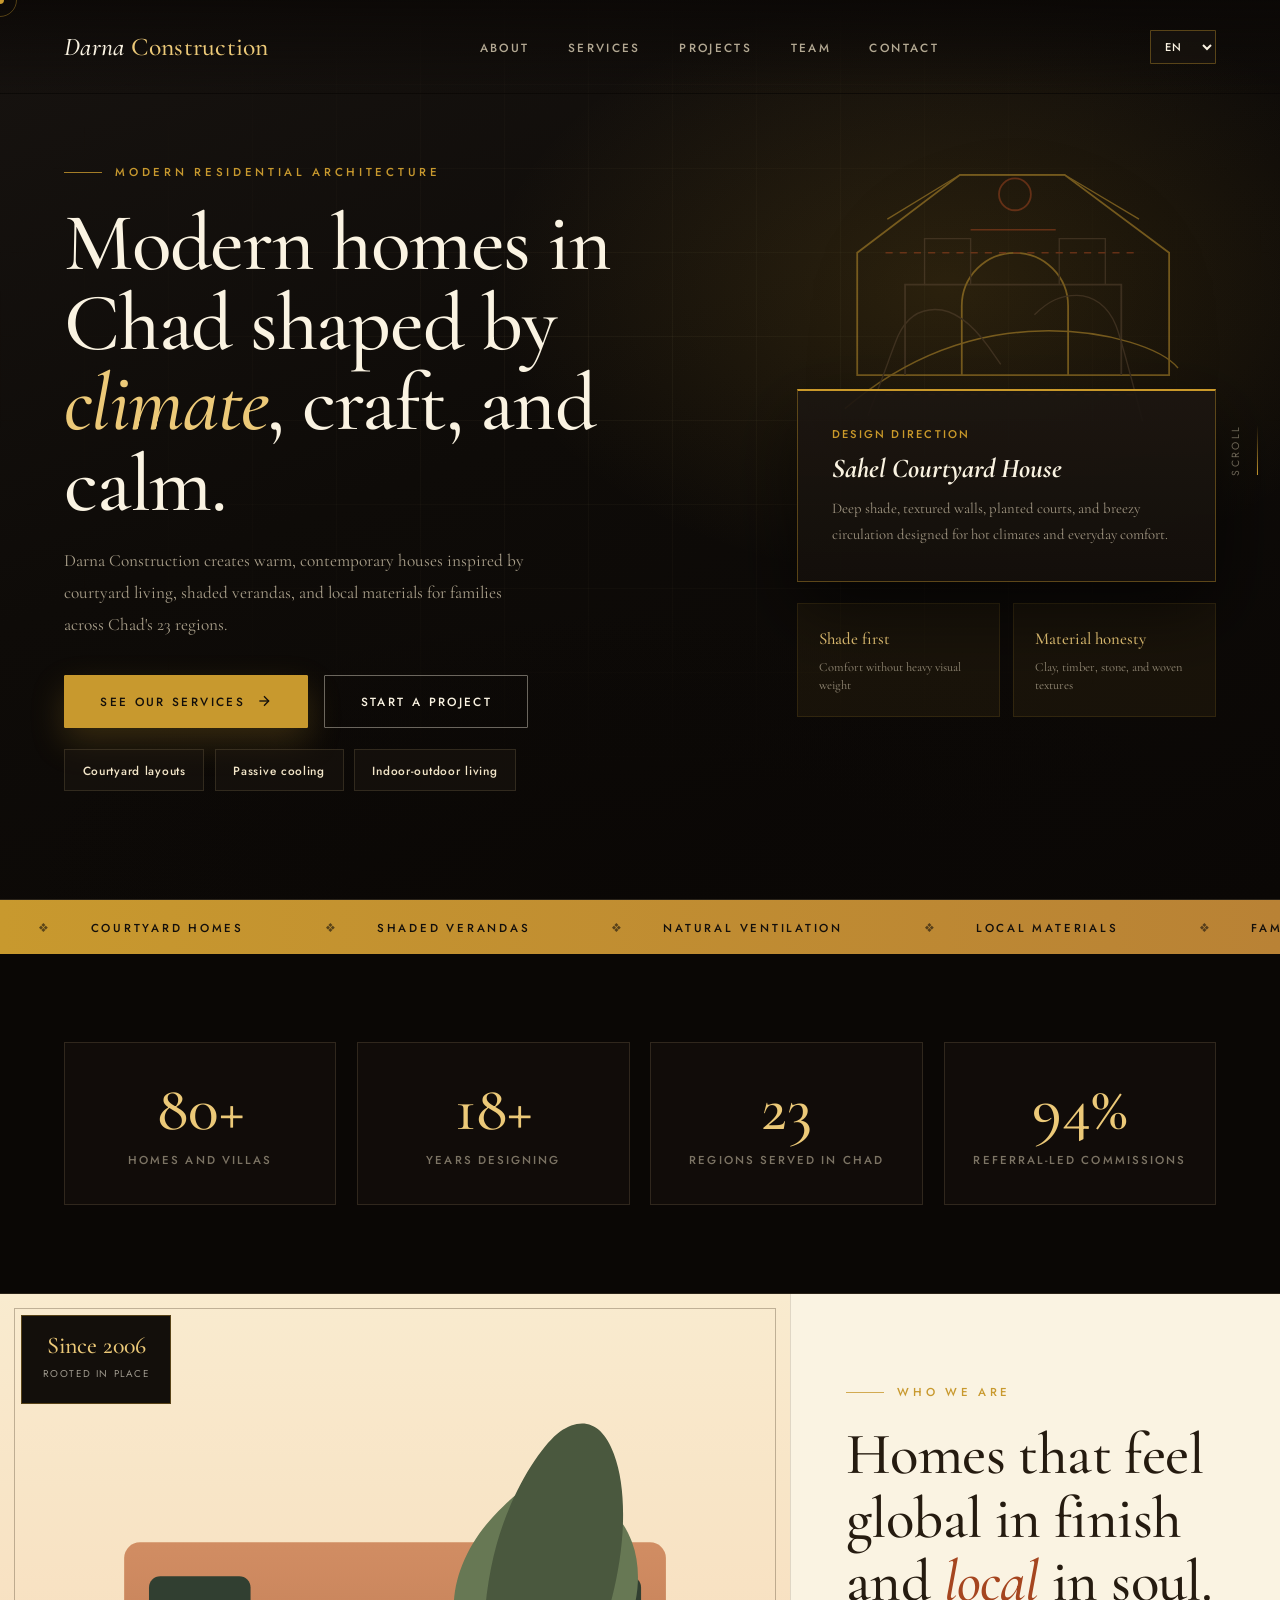
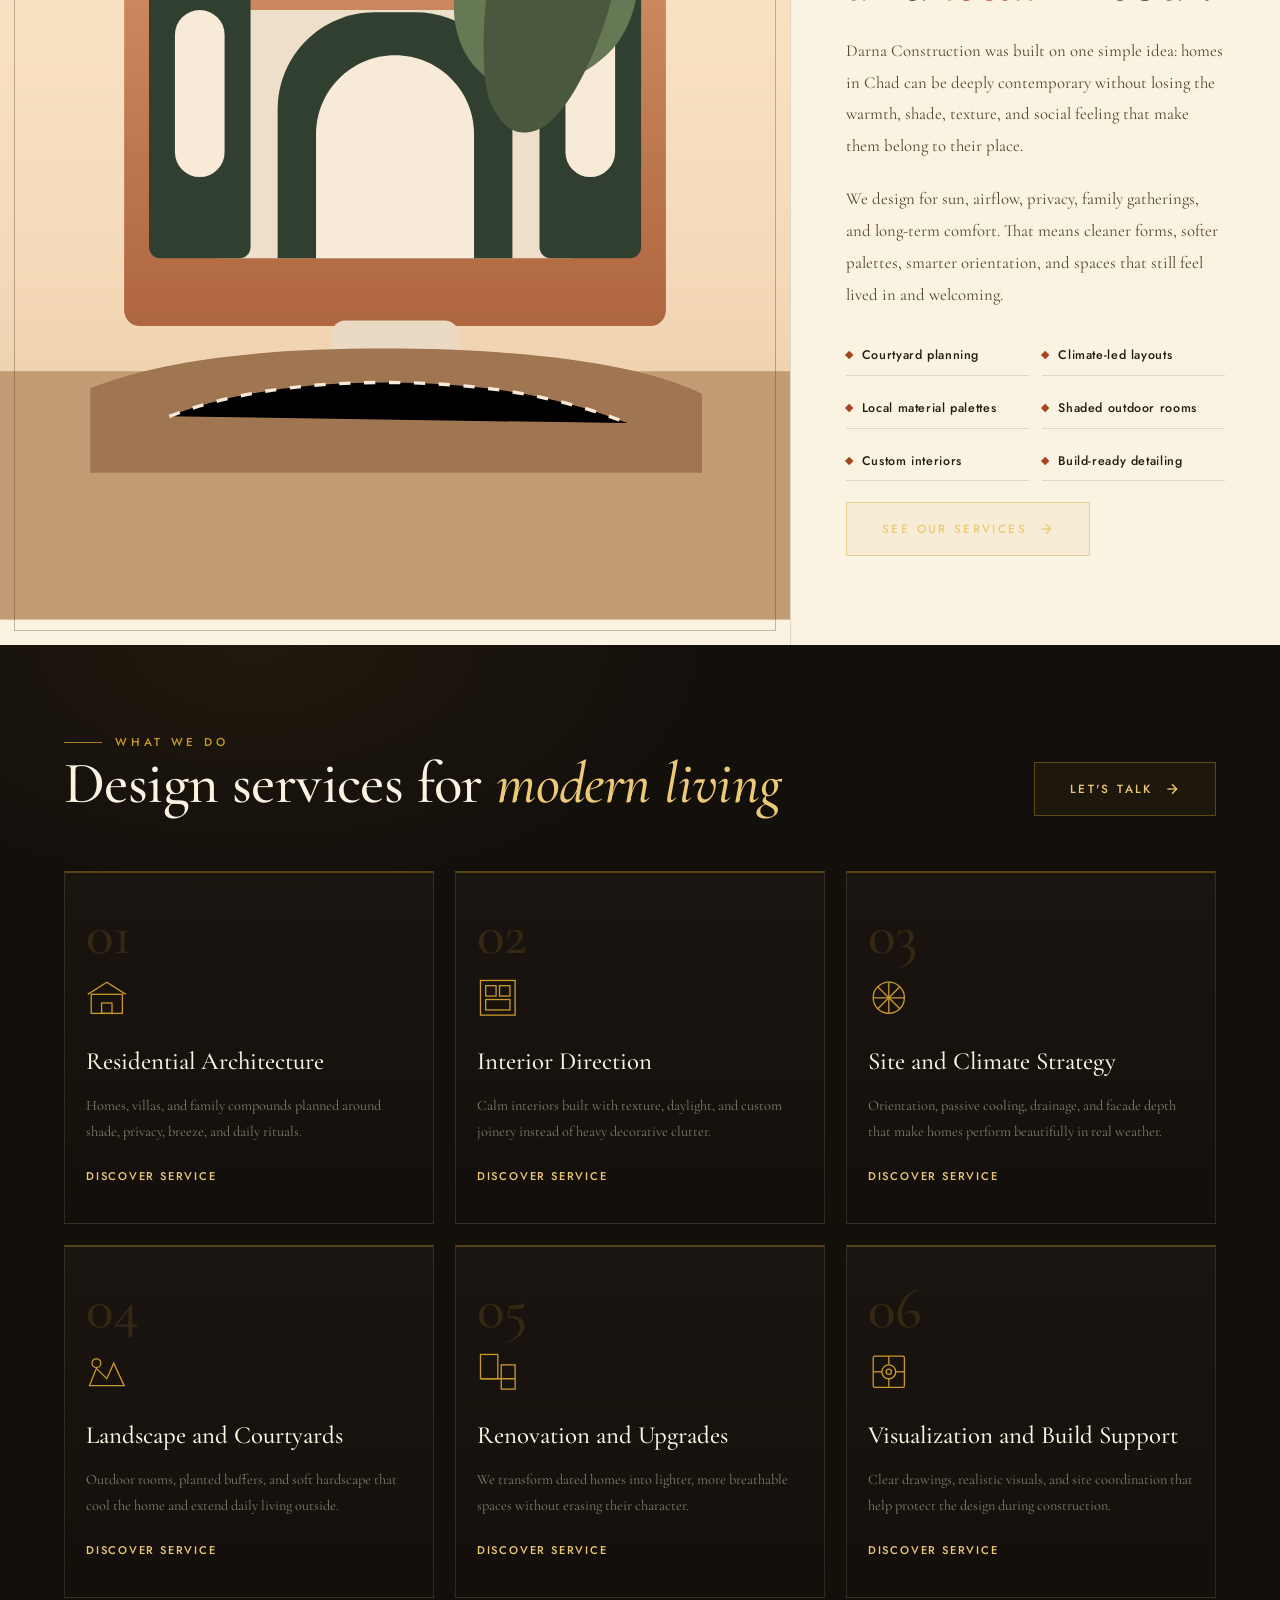
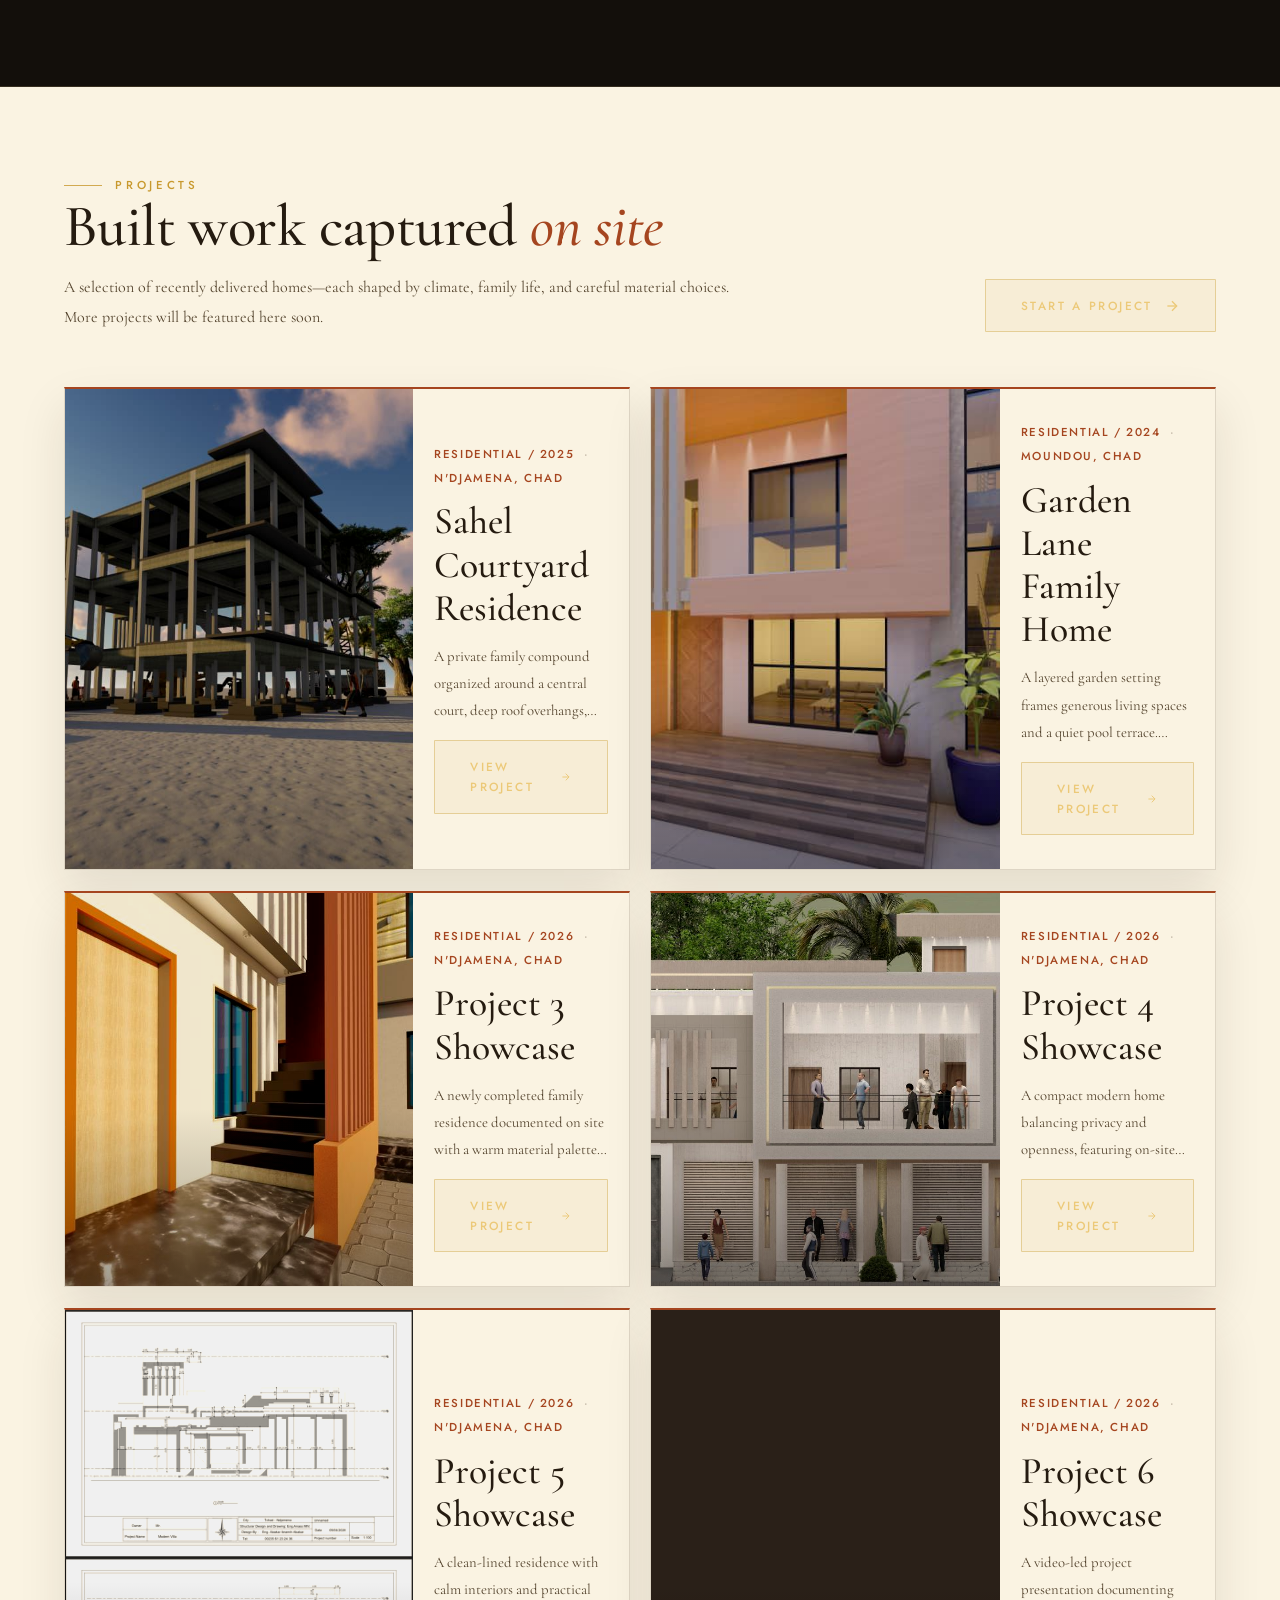
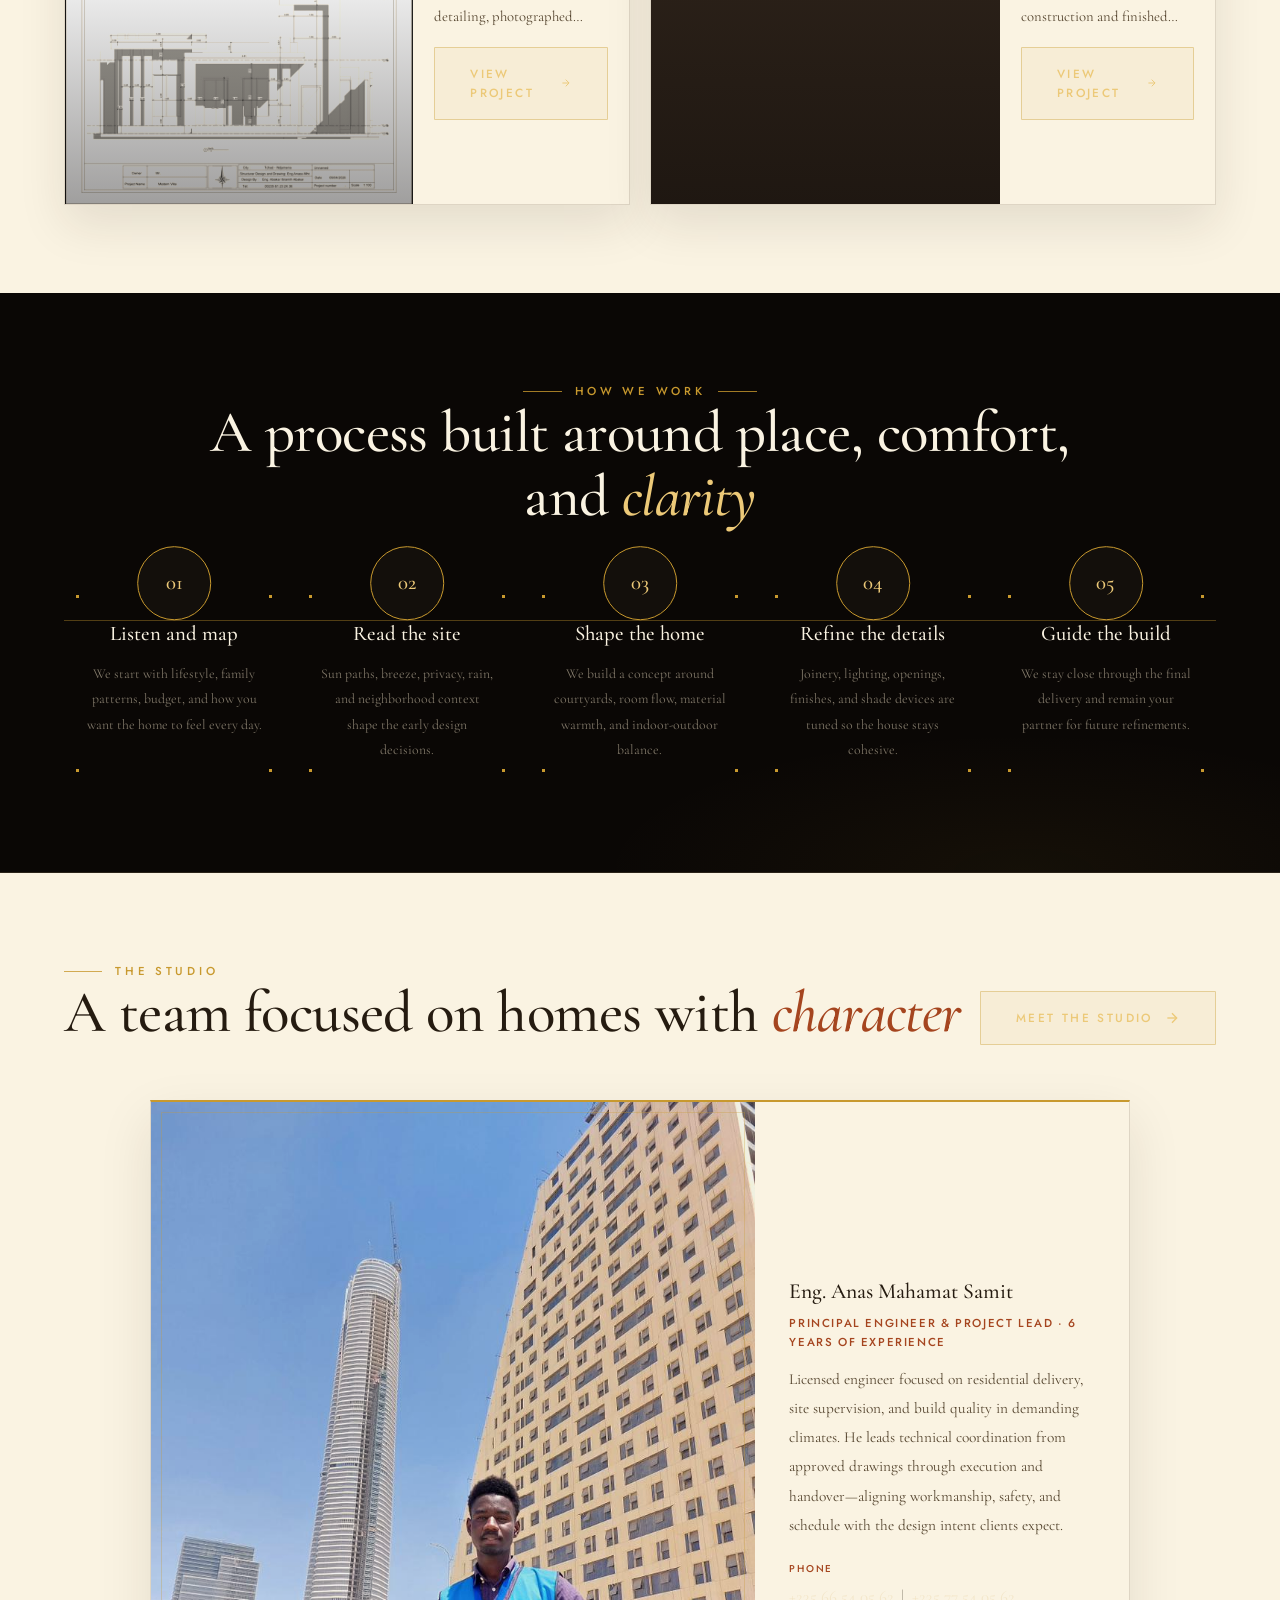
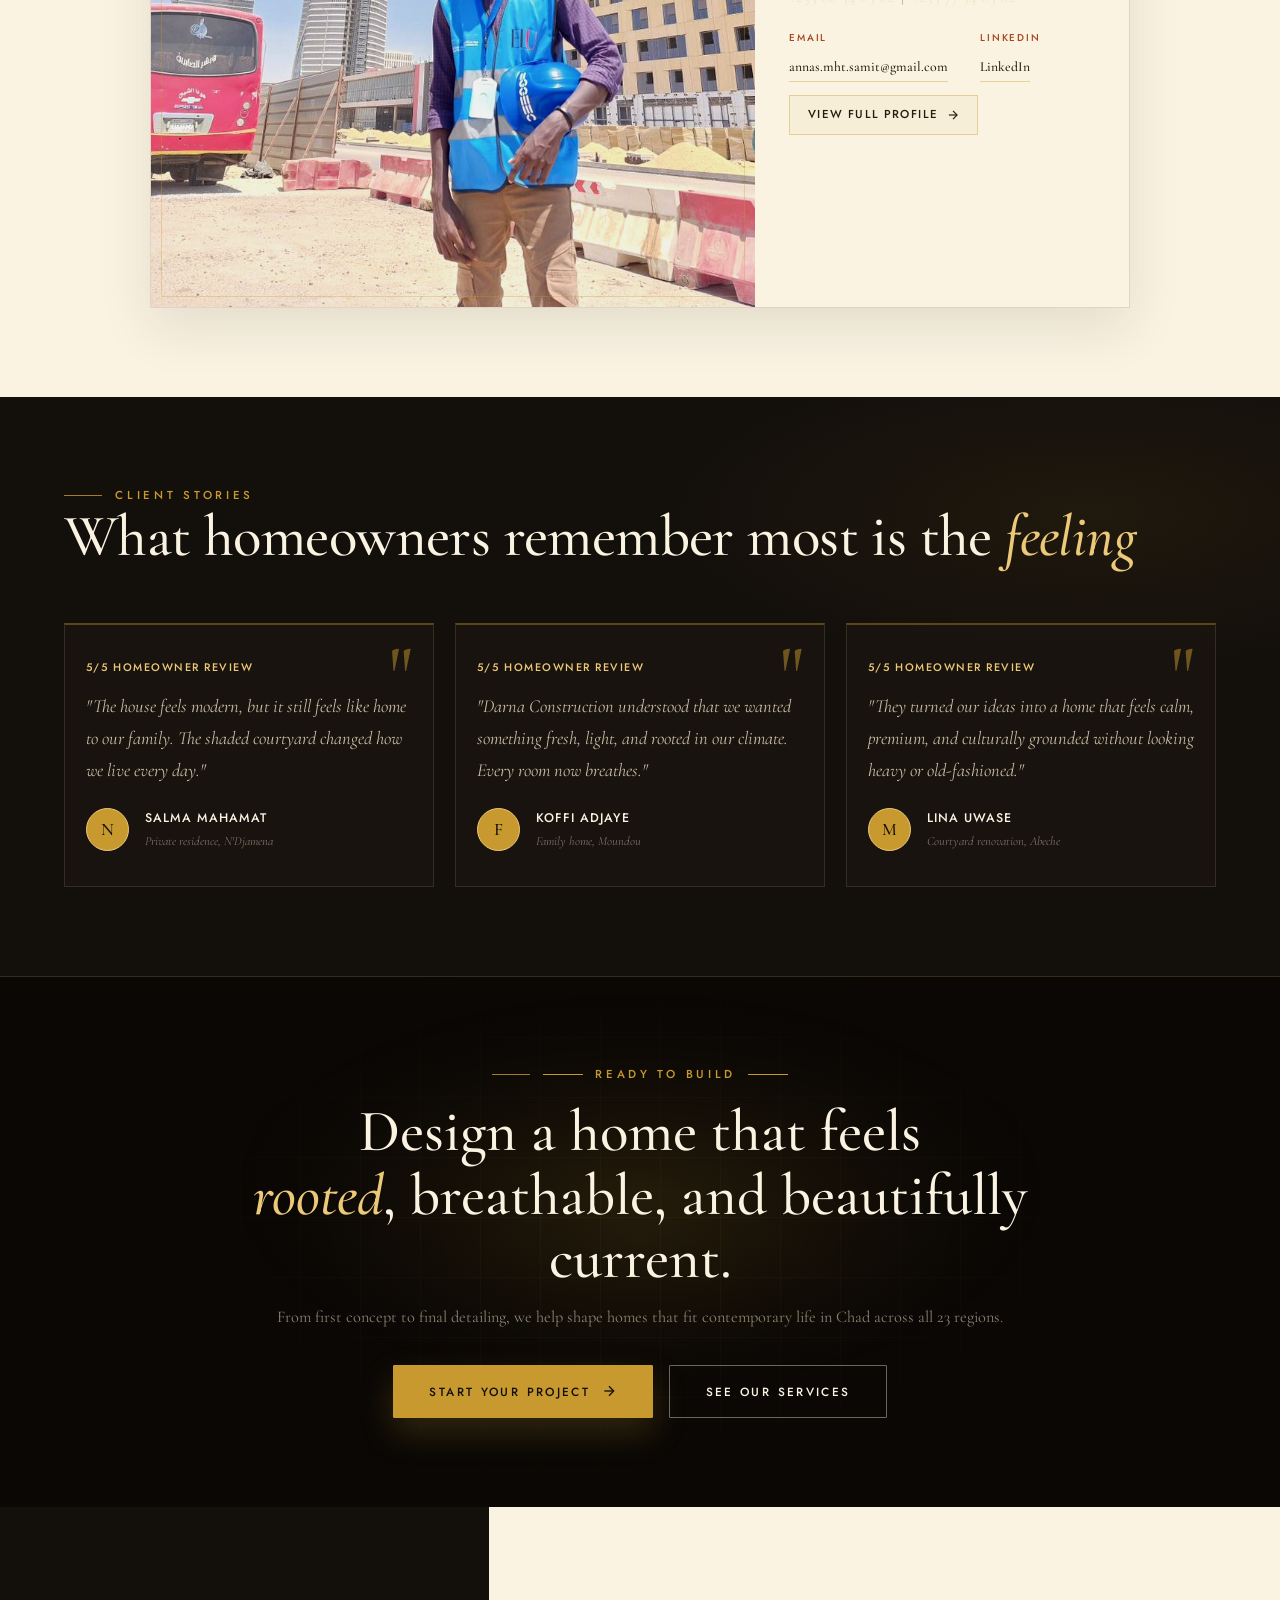
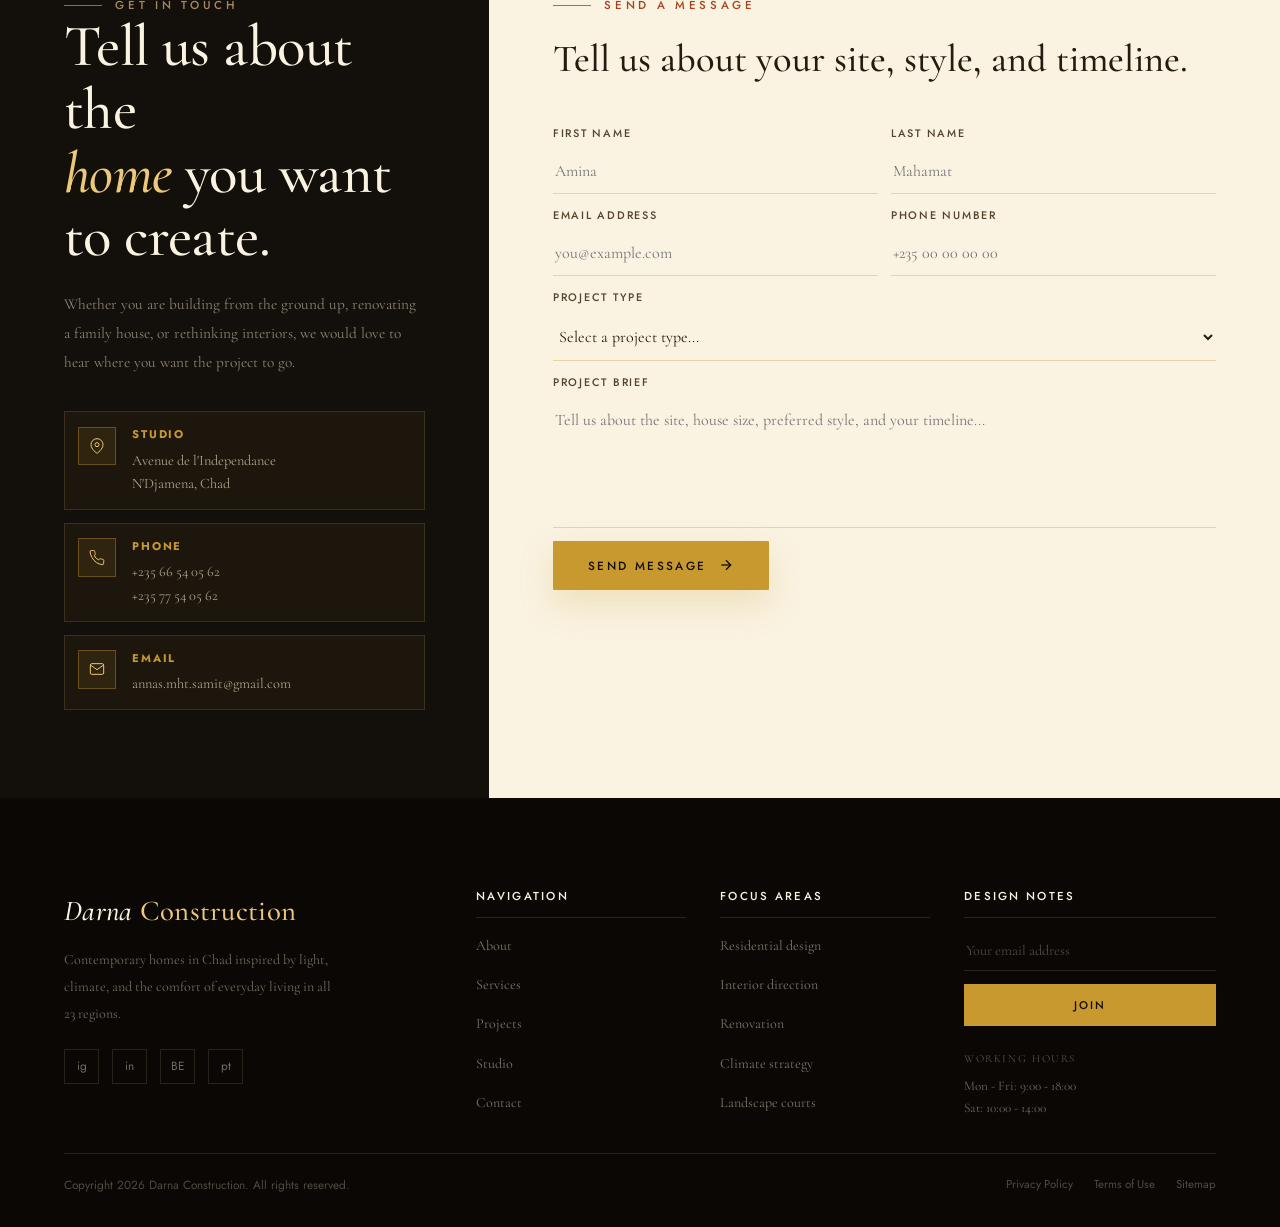
<file: index.html>
<!DOCTYPE html>
<html lang="en">
<head>
  <meta charset="UTF-8" />
  <meta name="viewport" content="width=device-width, initial-scale=1.0" />
  <title>Darna Construction - Modern Homes in Chad</title>
  <link rel="preconnect" href="https://fonts.googleapis.com" />
  <link rel="preconnect" href="https://fonts.gstatic.com" crossorigin />
  <link href="https://fonts.googleapis.com/css2?family=Cormorant+Garamond:ital,wght@0,300;0,400;0,500;0,600;0,700;1,400;1,500;1,600&family=Jost:wght@300;400;500;600;700&display=swap" rel="stylesheet" />
  <link rel="stylesheet" href="styles.css" />
</head>
<body>

  <!-- PAGE LOADER -->
  <div id="page-loader">
    <div class="loader-logo">Darna <span>Construction</span></div>
    <div class="loader-bar"><div class="loader-bar-fill"></div></div>
    <div class="loader-pct" id="loader-pct">0%</div>
  </div>

  <!-- CUSTOM CURSOR -->
  <div class="cursor" id="cursor"></div>
  <div class="cursor-ring" id="cursor-ring"></div>

  <!-- NAVBAR -->
  <nav id="navbar">
    <a href="#" class="nav-logo">Darna <span>Construction</span></a>
    <ul class="nav-links">
      <li><a href="#about">About</a></li>
      <li><a href="#services">Services</a></li>
      <li><a href="#projects">Projects</a></li>
      <li><a href="#team">Team</a></li>
      <li><a href="#contact">Contact</a></li>
    </ul>
    <div class="lang-switch-wrap">
      <label for="language-select" class="sr-only">Language</label>
      <select id="language-select" class="language-select" aria-label="Language selector">
        <option value="en">EN</option>
        <option value="fr">FR</option>
        <option value="ar">AR</option>
      </select>
    </div>
    <div class="hamburger" id="hamburger" onclick="toggleMenu()">
      <span></span><span></span><span></span>
    </div>
  </nav>

  <!-- MOBILE MENU -->
  <div class="mobile-menu" id="mobile-menu">
    <a href="#about"      onclick="toggleMenu()">About</a>
    <a href="#services"   onclick="toggleMenu()">Services</a>
    <a href="#projects"  onclick="toggleMenu()">Projects</a>
    <a href="#team"       onclick="toggleMenu()">Team</a>
    <a href="#contact"    onclick="toggleMenu()">Contact</a>
    <div class="mobile-language-wrap">
      <label for="language-select-mobile" class="sr-only">Language</label>
      <select id="language-select-mobile" class="language-select" aria-label="Mobile language selector">
        <option value="en">English</option>
        <option value="fr">Francais</option>
        <option value="ar">Arabic</option>
      </select>
    </div>
  </div>

  <!-- ══════════════ HERO ══════════════ -->
  <section id="hero">
    <div class="hero-bg"></div>

    <svg class="hero-lines" viewBox="0 0 520 520" fill="none" xmlns="http://www.w3.org/2000/svg" aria-hidden="true">
      <path d="M86 342H438V204L320 116H202L86 204V342Z" stroke="#c8992e" stroke-width="2"/>
      <path d="M140 342V240H384V342" stroke="#5a4632" stroke-width="2"/>
      <path d="M204 342V264C204 230.863 230.863 204 264 204C297.137 204 324 230.863 324 264V342" stroke="#c8992e" stroke-width="2"/>
      <path d="M162 240V188H214V240" stroke="#5a4632" stroke-width="1.5"/>
      <path d="M314 240V188H366V240" stroke="#5a4632" stroke-width="1.5"/>
      <path d="M118 204H406" stroke="#a5451f" stroke-width="1.5" stroke-dasharray="8 8"/>
      <path d="M118 364H406" stroke="#a5451f" stroke-width="1.5" stroke-dasharray="8 8"/>
      <path d="M72 380C138 324 214 292 302 292C370 292 430 312 448 334" stroke="#c8992e" stroke-width="1.5"/>
      <path d="M98 388C116 342 126 312 132 298C141 278 156 268 174 268C194 268 214 282 234 310L248 330" stroke="#5a4632" stroke-width="1.5"/>
      <path d="M408 394C392 332 382 296 378 286C369 264 352 252 334 252C316 252 302 258 286 274" stroke="#5a4632" stroke-width="1.5"/>
      <circle cx="264" cy="138" r="18" stroke="#a5451f" stroke-width="2"/>
      <path d="M120 166L202 116H320L404 166" stroke="#c8992e" stroke-width="1.5"/>
      <path d="M214 178H310" stroke="#a5451f" stroke-width="1.5"/>
    </svg>

    <div class="hero-content">
      <div class="section-label reveal">Modern Residential Architecture</div>
      <h1 class="hero-title reveal reveal-delay-1">
        Modern homes in Chad shaped by <em>climate</em>, craft, and calm.
      </h1>
      <p class="hero-sub reveal reveal-delay-2">
        Darna Construction creates warm, contemporary houses inspired by courtyard living, shaded verandas, and local materials for families across Chad's 23 regions.
      </p>
      <div class="hero-actions reveal reveal-delay-3">
        <a href="#services" class="btn btn-filled">
          See Our Services
          <svg viewBox="0 0 24 24" fill="none" stroke="currentColor" stroke-width="2"><line x1="5" y1="12" x2="19" y2="12"/><polyline points="12 5 19 12 12 19"/></svg>
        </a>
        <a href="#contact" class="btn btn-dark">Start a Project</a>
      </div>
      <div class="hero-badges reveal reveal-delay-4">
        <span class="hero-badge">Courtyard layouts</span>
        <span class="hero-badge">Passive cooling</span>
        <span class="hero-badge">Indoor-outdoor living</span>
      </div>
    </div>

    <div class="hero-showcase reveal reveal-delay-2">
      <div class="hero-card hero-card-main">
        <div class="hero-card-kicker">Design Direction</div>
        <h3>Sahel Courtyard House</h3>
        <p>Deep shade, textured walls, planted courts, and breezy circulation designed for hot climates and everyday comfort.</p>
      </div>
      <div class="hero-mini-grid">
        <div class="hero-mini">
          <strong>Shade first</strong>
          <span>Comfort without heavy visual weight</span>
        </div>
        <div class="hero-mini">
          <strong>Material honesty</strong>
          <span>Clay, timber, stone, and woven textures</span>
        </div>
      </div>
    </div>

    <div class="hero-scroll">Scroll</div>
  </section>

  <!-- TICKER -->
  <div class="ticker-wrap" aria-hidden="true">
    <div class="ticker-track">
      <span>Courtyard homes</span>
      <span>Shaded verandas</span>
      <span>Natural ventilation</span>
      <span>Local materials</span>
      <span>Family compounds</span>
      <span>Quiet interiors</span>
      <span>Tropical landscapes</span>
      <span>Climate-smart design</span>
      <span>Courtyard homes</span>
      <span>Shaded verandas</span>
      <span>Natural ventilation</span>
      <span>Local materials</span>
      <span>Family compounds</span>
      <span>Quiet interiors</span>
      <span>Tropical landscapes</span>
      <span>Climate-smart design</span>
    </div>
  </div>

  <!-- ══════════════ STATS ══════════════ -->
  <section id="stats">
    <div class="stat-item reveal">
      <div class="stat-num"><span class="counter" data-target="80">0</span><span>+</span></div>
      <div class="stat-label">Homes and villas</div>
    </div>
    <div class="stat-item reveal reveal-delay-1">
      <div class="stat-num"><span class="counter" data-target="18">0</span><span>+</span></div>
      <div class="stat-label">Years designing</div>
    </div>
    <div class="stat-item reveal reveal-delay-2">
      <div class="stat-num"><span class="counter" data-target="23">0</span><span></span></div>
      <div class="stat-label">Regions served in Chad</div>
    </div>
    <div class="stat-item reveal reveal-delay-3">
      <div class="stat-num"><span class="counter" data-target="94">0</span><span>%</span></div>
      <div class="stat-label">Referral-led commissions</div>
    </div>
  </section>

  <!-- ══════════════ ABOUT ══════════════ -->
  <section id="about">
    <div class="about-image reveal">
      <svg viewBox="0 0 700 820" xmlns="http://www.w3.org/2000/svg" role="img" aria-label="Illustration of a modern Chadian courtyard home">
        <defs>
          <linearGradient id="aboutSky" x1="0" y1="0" x2="0" y2="1">
            <stop offset="0%" stop-color="#f7e8cc"/>
            <stop offset="60%" stop-color="#f3d7b5"/>
            <stop offset="100%" stop-color="#e6c29d"/>
          </linearGradient>
          <linearGradient id="aboutWall" x1="0" y1="0" x2="0" y2="1">
            <stop offset="0%" stop-color="#d78b5d"/>
            <stop offset="100%" stop-color="#b7643b"/>
          </linearGradient>
        </defs>
        <rect width="700" height="820" fill="url(#aboutSky)"/>
        <rect y="600" width="700" height="220" fill="#c69a71"/>
        <rect x="110" y="220" width="480" height="340" rx="14" fill="url(#aboutWall)"/>
        <rect x="176" y="280" width="348" height="220" rx="18" fill="#eadcc9"/>
        <path d="M246 500V368C246 320.503 284.503 282 332 282H368C415.497 282 454 320.503 454 368V500" fill="#324334"/>
        <path d="M280 500V390C280 351.34 311.34 320 350 320C388.66 320 420 351.34 420 390V500" fill="#f3e6d6"/>
        <rect x="132" y="250" width="90" height="250" rx="10" fill="#324334"/>
        <rect x="478" y="250" width="90" height="250" rx="10" fill="#324334"/>
        <rect x="155" y="280" width="44" height="148" rx="22" fill="#f3e6d6"/>
        <rect x="501" y="280" width="44" height="148" rx="22" fill="#f3e6d6"/>
        <rect x="294" y="555" width="112" height="44" rx="12" fill="#e7d6c2"/>
        <path d="M80 615C144 590 230 580 340 580C460 580 564 592 622 620V690H80V615Z" fill="#a5744e"/>
        <path d="M486 166C518 166 548 188 560 220C572 252 564 302 530 326C502 348 470 354 448 348C428 342 410 324 404 296C396 258 414 218 446 188C458 176 472 166 486 166Z" fill="#657a53"/>
        <path d="M430 344C426 302 430 258 440 222C454 172 480 134 496 122C516 108 534 114 544 142C556 174 554 224 542 270C528 322 506 364 486 380C474 390 458 392 448 382C438 372 432 360 430 344Z" fill="#4a5b3f"/>
        <path d="M150 640C202 620 266 610 340 610C420 610 490 620 556 646" stroke="#f2e6d7" stroke-width="3" stroke-dasharray="10 12"/>
      </svg>
      <div class="about-year">
        <strong>Since 2006</strong>
        <small>Rooted in place</small>
      </div>
    </div>

    <div class="about-content">
      <div class="section-label reveal">Who We Are</div>
      <h2 class="section-title reveal reveal-delay-1">
        Homes that feel global in finish and <em>local</em> in soul.
      </h2>
      <p class="reveal reveal-delay-2">
        Darna Construction was built on one simple idea: homes in Chad can be deeply contemporary without losing the warmth, shade, texture, and social feeling that make them belong to their place.
      </p>
      <p class="reveal reveal-delay-3">
        We design for sun, airflow, privacy, family gatherings, and long-term comfort. That means cleaner forms, softer palettes, smarter orientation, and spaces that still feel lived in and welcoming.
      </p>
      <div class="about-features reveal reveal-delay-4">
        <div class="about-feature">Courtyard planning</div>
        <div class="about-feature">Climate-led layouts</div>
        <div class="about-feature">Local material palettes</div>
        <div class="about-feature">Shaded outdoor rooms</div>
        <div class="about-feature">Custom interiors</div>
        <div class="about-feature">Build-ready detailing</div>
      </div>
      <div class="reveal reveal-delay-5">
        <a href="#services" class="btn btn-accent">
          See Our Services
          <svg viewBox="0 0 24 24" fill="none" stroke="currentColor" stroke-width="2"><line x1="5" y1="12" x2="19" y2="12"/><polyline points="12 5 19 12 12 19"/></svg>
        </a>
      </div>
    </div>
  </section>

  <!-- ══════════════ SERVICES ══════════════ -->
  <section id="services">
    <div class="services-header">
      <div>
        <div class="section-label reveal">What We Do</div>
        <h2 class="section-title reveal reveal-delay-1">Design services for <em>modern living</em></h2>
      </div>
      <a href="#contact" class="btn btn-accent reveal reveal-delay-2">Let's Talk
        <svg viewBox="0 0 24 24" fill="none" stroke="currentColor" stroke-width="2"><line x1="5" y1="12" x2="19" y2="12"/><polyline points="12 5 19 12 12 19"/></svg>
      </a>
    </div>
    <div class="services-grid">

      <div class="service-card reveal">
        <div class="service-number">01</div>
        <svg class="service-icon" viewBox="0 0 48 48" fill="none" stroke="currentColor" stroke-width="1.5">
          <rect x="6" y="20" width="36" height="22"/><polyline points="2,20 24,6 46,20"/>
          <rect x="18" y="30" width="12" height="12"/>
        </svg>
        <h3 class="service-title">Residential Architecture</h3>
        <p class="service-desc">Homes, villas, and family compounds planned around shade, privacy, breeze, and daily rituals.</p>
        <a href="#contact" class="service-link">Discover service</a>
      </div>

      <div class="service-card reveal reveal-delay-1">
        <div class="service-number">02</div>
        <svg class="service-icon" viewBox="0 0 48 48" fill="none" stroke="currentColor" stroke-width="1.5">
          <rect x="4" y="4" width="40" height="40"/><rect x="10" y="10" width="12" height="12"/>
          <rect x="26" y="10" width="12" height="12"/><rect x="10" y="26" width="28" height="12"/>
        </svg>
        <h3 class="service-title">Interior Direction</h3>
        <p class="service-desc">Calm interiors built with texture, daylight, and custom joinery instead of heavy decorative clutter.</p>
        <a href="#contact" class="service-link">Discover service</a>
      </div>

      <div class="service-card reveal reveal-delay-2">
        <div class="service-number">03</div>
        <svg class="service-icon" viewBox="0 0 48 48" fill="none" stroke="currentColor" stroke-width="1.5">
          <circle cx="24" cy="24" r="18"/><path d="M24 6 L24 42 M6 24 L42 24"/>
          <path d="M11 11 L37 37 M37 11 L11 37"/>
        </svg>
        <h3 class="service-title">Site and Climate Strategy</h3>
        <p class="service-desc">Orientation, passive cooling, drainage, and facade depth that make homes perform beautifully in real weather.</p>
        <a href="#contact" class="service-link">Discover service</a>
      </div>

      <div class="service-card reveal reveal-delay-3">
        <div class="service-number">04</div>
        <svg class="service-icon" viewBox="0 0 48 48" fill="none" stroke="currentColor" stroke-width="1.5">
          <path d="M4 40 L12 20 L24 32 L32 14 L44 40 Z"/>
          <circle cx="12" cy="14" r="5"/>
        </svg>
        <h3 class="service-title">Landscape and Courtyards</h3>
        <p class="service-desc">Outdoor rooms, planted buffers, and soft hardscape that cool the home and extend daily living outside.</p>
        <a href="#contact" class="service-link">Discover service</a>
      </div>

      <div class="service-card reveal reveal-delay-4">
        <div class="service-number">05</div>
        <svg class="service-icon" viewBox="0 0 48 48" fill="none" stroke="currentColor" stroke-width="1.5">
          <rect x="4" y="4" width="20" height="28"/><rect x="28" y="16" width="16" height="28"/>
          <line x1="4" y1="32" x2="44" y2="32"/>
        </svg>
        <h3 class="service-title">Renovation and Upgrades</h3>
        <p class="service-desc">We transform dated homes into lighter, more breathable spaces without erasing their character.</p>
        <a href="#contact" class="service-link">Discover service</a>
      </div>

      <div class="service-card reveal reveal-delay-5">
        <div class="service-number">06</div>
        <svg class="service-icon" viewBox="0 0 48 48" fill="none" stroke="currentColor" stroke-width="1.5">
          <rect x="6" y="6" width="36" height="36" rx="2"/>
          <circle cx="24" cy="24" r="8"/><circle cx="24" cy="24" r="3"/>
          <line x1="24" y1="6" x2="24" y2="16"/><line x1="24" y1="32" x2="24" y2="42"/>
          <line x1="6" y1="24" x2="16" y2="24"/><line x1="32" y1="24" x2="42" y2="24"/>
        </svg>
        <h3 class="service-title">Visualization and Build Support</h3>
        <p class="service-desc">Clear drawings, realistic visuals, and site coordination that help protect the design during construction.</p>
        <a href="#contact" class="service-link">Discover service</a>
      </div>

    </div>
  </section>

  <!-- ══════════════ PORTFOLIO ══════════════ -->
  <section id="projects">
    <div class="portfolio-header">
      <div>
        <div class="section-label reveal">Projects</div>
        <h2 class="section-title reveal reveal-delay-1">Built work captured <em>on site</em></h2>
        <p class="portfolio-lead reveal reveal-delay-2">
          A selection of recently delivered homes—each shaped by climate, family life, and careful material choices. More projects will be featured here soon.
        </p>
      </div>
      <a href="#contact" class="btn btn-accent reveal reveal-delay-2">Start a Project
        <svg viewBox="0 0 24 24" fill="none" stroke="currentColor" stroke-width="2"><line x1="5" y1="12" x2="19" y2="12"/><polyline points="12 5 19 12 12 19"/></svg>
      </a>
    </div>

    <div class="portfolio-preview-grid">
      <article class="portfolio-preview-card reveal reveal-delay-1">
        <a href="projects/sahel-courtyard-residence.html" class="portfolio-preview-media" aria-label="View project: Sahel Courtyard Residence">
          <img src="ProjectAssets/Project1/1.jpeg" alt="Sahel Courtyard Residence — featured view" width="1600" height="1200" loading="lazy" />
        </a>
        <div class="portfolio-preview-body">
          <div class="portfolio-meta">
            <span>Residential / 2025</span>
            <span class="portfolio-meta-dot" aria-hidden="true">·</span>
            <span>N'Djamena, Chad</span>
          </div>
          <h3 class="portfolio-project-title">Sahel Courtyard Residence</h3>
          <p class="portfolio-project-desc portfolio-preview-excerpt">
            A private family compound organized around a central court, deep roof overhangs, and cross-ventilation. Rammed-earth tones meet crisp contemporary lines tuned for climate-first comfort.
          </p>
          <a href="projects/sahel-courtyard-residence.html" class="btn btn-accent portfolio-preview-cta">View project
            <svg viewBox="0 0 24 24" fill="none" stroke="currentColor" stroke-width="2"><line x1="5" y1="12" x2="19" y2="12"/><polyline points="12 5 19 12 12 19"/></svg>
          </a>
        </div>
      </article>

      <article class="portfolio-preview-card reveal reveal-delay-2">
        <a href="projects/garden-lane-family-home.html" class="portfolio-preview-media" aria-label="View project: Garden Lane Family Home">
          <img src="ProjectAssets/Project2/1.jpeg" alt="Garden Lane Family Home — featured view" width="1600" height="1200" loading="lazy" />
        </a>
        <div class="portfolio-preview-body">
          <div class="portfolio-meta">
            <span>Residential / 2024</span>
            <span class="portfolio-meta-dot" aria-hidden="true">·</span>
            <span>Moundou, Chad</span>
          </div>
          <h3 class="portfolio-project-title">Garden Lane Family Home</h3>
          <p class="portfolio-project-desc portfolio-preview-excerpt">
            A layered garden setting frames generous living spaces and a quiet pool terrace. Interiors, landscape, and lighting were developed together for comfortable multigenerational living in southern Chad.
          </p>
          <a href="projects/garden-lane-family-home.html" class="btn btn-accent portfolio-preview-cta">View project
            <svg viewBox="0 0 24 24" fill="none" stroke="currentColor" stroke-width="2"><line x1="5" y1="12" x2="19" y2="12"/><polyline points="12 5 19 12 12 19"/></svg>
          </a>
        </div>
      </article>

      <article class="portfolio-preview-card reveal reveal-delay-3">
        <a href="projects/project-3-showcase.html" class="portfolio-preview-media" aria-label="View project: Project 3 Showcase">
          <img src="ProjectAssets/Project3/1.jpeg" alt="Project 3 Showcase — featured view" width="1600" height="1200" loading="lazy" />
        </a>
        <div class="portfolio-preview-body">
          <div class="portfolio-meta">
            <span>Residential / 2026</span>
            <span class="portfolio-meta-dot" aria-hidden="true">·</span>
            <span>N'Djamena, Chad</span>
          </div>
          <h3 class="portfolio-project-title">Project 3 Showcase</h3>
          <p class="portfolio-project-desc portfolio-preview-excerpt">
            A newly completed family residence documented on site with a warm material palette, generous daylight, and flexible indoor-outdoor living spaces.
          </p>
          <a href="projects/project-3-showcase.html" class="btn btn-accent portfolio-preview-cta">View project
            <svg viewBox="0 0 24 24" fill="none" stroke="currentColor" stroke-width="2"><line x1="5" y1="12" x2="19" y2="12"/><polyline points="12 5 19 12 12 19"/></svg>
          </a>
        </div>
      </article>

      <article class="portfolio-preview-card reveal reveal-delay-4">
        <a href="projects/project-4-showcase.html" class="portfolio-preview-media" aria-label="View project: Project 4 Showcase">
          <img src="ProjectAssets/Project4/1.jpeg" alt="Project 4 Showcase — featured view" width="1600" height="1200" loading="lazy" />
        </a>
        <div class="portfolio-preview-body">
          <div class="portfolio-meta">
            <span>Residential / 2026</span>
            <span class="portfolio-meta-dot" aria-hidden="true">·</span>
            <span>N'Djamena, Chad</span>
          </div>
          <h3 class="portfolio-project-title">Project 4 Showcase</h3>
          <p class="portfolio-project-desc portfolio-preview-excerpt">
            A compact modern home balancing privacy and openness, featuring on-site imagery and a short walkthrough capturing key spatial moments.
          </p>
          <a href="projects/project-4-showcase.html" class="btn btn-accent portfolio-preview-cta">View project
            <svg viewBox="0 0 24 24" fill="none" stroke="currentColor" stroke-width="2"><line x1="5" y1="12" x2="19" y2="12"/><polyline points="12 5 19 12 12 19"/></svg>
          </a>
        </div>
      </article>

      <article class="portfolio-preview-card reveal reveal-delay-5">
        <a href="projects/project-5-showcase.html" class="portfolio-preview-media" aria-label="View project: Project 5 Showcase">
          <img src="ProjectAssets/Project5/1.jpeg" alt="Project 5 Showcase — featured view" width="1600" height="1200" loading="lazy" />
        </a>
        <div class="portfolio-preview-body">
          <div class="portfolio-meta">
            <span>Residential / 2026</span>
            <span class="portfolio-meta-dot" aria-hidden="true">·</span>
            <span>N'Djamena, Chad</span>
          </div>
          <h3 class="portfolio-project-title">Project 5 Showcase</h3>
          <p class="portfolio-project-desc portfolio-preview-excerpt">
            A clean-lined residence with calm interiors and practical detailing, photographed through finished spaces to highlight craftsmanship and comfort.
          </p>
          <a href="projects/project-5-showcase.html" class="btn btn-accent portfolio-preview-cta">View project
            <svg viewBox="0 0 24 24" fill="none" stroke="currentColor" stroke-width="2"><line x1="5" y1="12" x2="19" y2="12"/><polyline points="12 5 19 12 12 19"/></svg>
          </a>
        </div>
      </article>

      
      <article class="portfolio-preview-card reveal reveal-delay-5">
        <a href="projects/project-6-showcase.html" class="portfolio-preview-media" aria-label="View project: Project 6 Showcase">
          <video class="portfolio-video" src="ProjectAssets/Project6/1.mp4" muted loop playsinline autoplay preload="metadata" aria-label="Project 6 Showcase — featured preview"></video>
        </a>
        <div class="portfolio-preview-body">
          <div class="portfolio-meta">
            <span>Residential / 2026</span>
            <span class="portfolio-meta-dot" aria-hidden="true">·</span>
            <span>N'Djamena, Chad</span>
          </div>
          <h3 class="portfolio-project-title">Project 6 Showcase</h3>
          <p class="portfolio-project-desc portfolio-preview-excerpt">
            A video-led project presentation documenting construction and finished spaces through six short clips from different stages and angles.
          </p>
          <a href="projects/project-6-showcase.html" class="btn btn-accent portfolio-preview-cta">View project
            <svg viewBox="0 0 24 24" fill="none" stroke="currentColor" stroke-width="2"><line x1="5" y1="12" x2="19" y2="12"/><polyline points="12 5 19 12 12 19"/></svg>
          </a>
        </div>
      </article>
    </div>
  </section>

  <!-- ══════════════ PROCESS ══════════════ -->
  <section id="process">
    <div class="process-header">
      <div class="section-label reveal">How We Work</div>
      <h2 class="section-title reveal reveal-delay-1">A process built around place, comfort, and <em>clarity</em></h2>
    </div>
    <div class="process-steps">
      <div class="process-step reveal">
        <div class="step-num">01</div>
        <h3 class="step-title">Listen and map</h3>
        <p class="step-desc">We start with lifestyle, family patterns, budget, and how you want the home to feel every day.</p>
      </div>
      <div class="process-step reveal reveal-delay-1">
        <div class="step-num">02</div>
        <h3 class="step-title">Read the site</h3>
        <p class="step-desc">Sun paths, breeze, privacy, rain, and neighborhood context shape the early design decisions.</p>
      </div>
      <div class="process-step reveal reveal-delay-2">
        <div class="step-num">03</div>
        <h3 class="step-title">Shape the home</h3>
        <p class="step-desc">We build a concept around courtyards, room flow, material warmth, and indoor-outdoor balance.</p>
      </div>
      <div class="process-step reveal reveal-delay-3">
        <div class="step-num">04</div>
        <h3 class="step-title">Refine the details</h3>
        <p class="step-desc">Joinery, lighting, openings, finishes, and shade devices are tuned so the house stays cohesive.</p>
      </div>
      <div class="process-step reveal reveal-delay-4">
        <div class="step-num">05</div>
        <h3 class="step-title">Guide the build</h3>
        <p class="step-desc">We stay close through the final delivery and remain your partner for future refinements.</p>
      </div>
    </div>
  </section>

  <!-- ══════════════ TEAM ══════════════ -->
  <section id="team">
    <div class="team-header">
      <div>
        <div class="section-label reveal">The Studio</div>
        <h2 class="section-title reveal reveal-delay-1">A team focused on homes with <em>character</em></h2>
      </div>
      <a href="#contact" class="btn btn-accent reveal reveal-delay-2">Meet the Studio
        <svg viewBox="0 0 24 24" fill="none" stroke="currentColor" stroke-width="2"><line x1="5" y1="12" x2="19" y2="12"/><polyline points="12 5 19 12 12 19"/></svg>
      </a>
    </div>
    <div class="team-grid team-grid--profiles">

      <article class="team-card team-card--profile reveal">
        <div class="team-photo">
          <img
            class="team-photo-img"
            src="ProjectAssets/Team/Eng Annas Mahamat Samit/1.jpeg"
            alt="Eng. Anas Mahamat Samit"
            width="760"
            height="950"
            loading="lazy"
          />
        </div>
        <div class="team-info team-info--profile">
          <div class="team-name">Eng. Anas Mahamat Samit</div>
          <div class="team-role">Principal Engineer & Project Lead · 6 Years of Experience</div>
          <p class="team-bio">
            Licensed engineer focused on residential delivery, site supervision, and build quality in demanding climates. He leads technical coordination from approved drawings through execution and handover—aligning workmanship, safety, and schedule with the design intent clients expect.
          </p>
          <div class="team-contact-row">
            <div class="team-contact-block">
              <span class="team-contact-label">Phone</span>
              <div class="team-phone-inline">
                <a href="tel:+23566540562">+235 66 54 05 62</a>
                <span aria-hidden="true">|</span>
                <a href="tel:+23577540562">+235 77 54 05 62</a>
              </div>
            </div>
            <div class="team-contact-block">
              <span class="team-contact-label">Email</span>
              <a href="mailto:annas.mht.samit@gmail.com">annas.mht.samit@gmail.com</a>
            </div>
            <div class="team-contact-block">
              <span class="team-contact-label">LinkedIn</span>
              <a href="#" title="LinkedIn" rel="noopener noreferrer">LinkedIn</a>
            </div>
          </div>
          <a href="team/eng-annas-mht-samit.html" class="team-profile-link">View Full Profile
            <svg viewBox="0 0 24 24" fill="none" stroke="currentColor" stroke-width="2"><line x1="5" y1="12" x2="19" y2="12"/><polyline points="12 5 19 12 12 19"/></svg>
          </a>
        </div>
      </article>

    </div>
  </section>

  <!-- ══════════════ TESTIMONIALS ══════════════ -->
  <section id="testimonials">
    <div class="testimonials-header">
      <div class="section-label reveal">Client Stories</div>
      <h2 class="section-title reveal reveal-delay-1">What homeowners remember most is the <em>feeling</em></h2>
    </div>
    <div class="testimonials-slider">
      <div class="testi-card reveal">
        <div class="testi-stars">5/5 homeowner review</div>
        <p class="testi-text">"The house feels modern, but it still feels like home to our family. The shaded courtyard changed how we live every day."</p>
        <div class="testi-author">
          <div class="testi-avatar">N</div>
          <div>
            <div class="testi-name">Salma Mahamat</div>
            <div class="testi-company">Private residence, N'Djamena</div>
          </div>
        </div>
      </div>
      <div class="testi-card reveal reveal-delay-1">
        <div class="testi-stars">5/5 homeowner review</div>
        <p class="testi-text">"Darna Construction understood that we wanted something fresh, light, and rooted in our climate. Every room now breathes."</p>
        <div class="testi-author">
          <div class="testi-avatar">F</div>
          <div>
            <div class="testi-name">Koffi Adjaye</div>
            <div class="testi-company">Family home, Moundou</div>
          </div>
        </div>
      </div>
      <div class="testi-card reveal reveal-delay-2">
        <div class="testi-stars">5/5 homeowner review</div>
        <p class="testi-text">"They turned our ideas into a home that feels calm, premium, and culturally grounded without looking heavy or old-fashioned."</p>
        <div class="testi-author">
          <div class="testi-avatar">M</div>
          <div>
            <div class="testi-name">Lina Uwase</div>
            <div class="testi-company">Courtyard renovation, Abeche</div>
          </div>
        </div>
      </div>
    </div>
  </section>

  <!-- ══════════════ CTA BANNER ══════════════ -->
  <section id="cta-banner">
    <div class="cta-bg"></div>
    <div class="cta-content">
      <div class="section-label reveal" style="justify-content:center;margin-bottom:1rem;">
        <span style="display:inline-flex;align-items:center;gap:.75rem;">
          <span style="width:2.5rem;height:1px;background:var(--accent);display:inline-block;"></span>
          Ready to Build
          <span style="width:2.5rem;height:1px;background:var(--accent);display:inline-block;"></span>
        </span>
      </div>
      <h2 class="cta-title reveal reveal-delay-1">Design a home that feels <br><em>rooted</em>, breathable, and beautifully current.</h2>
      <p class="cta-sub reveal reveal-delay-2">From first concept to final detailing, we help shape homes that fit contemporary life in Chad across all 23 regions.</p>
      <div class="cta-actions reveal reveal-delay-3">
        <a href="#contact" class="btn btn-filled">Start Your Project
          <svg viewBox="0 0 24 24" fill="none" stroke="currentColor" stroke-width="2"><line x1="5" y1="12" x2="19" y2="12"/><polyline points="12 5 19 12 12 19"/></svg>
        </a>
        <a href="#services" class="btn btn-dark">See Our Services</a>
      </div>
    </div>
  </section>

  <!-- ══════════════ CONTACT ══════════════ -->
  <section id="contact">
    <div class="contact-info">
      <div class="section-label reveal" style="color:rgba(201,169,110,.8)">Get In Touch</div>
      <h2 class="section-title reveal reveal-delay-1">Tell us about the <br><em>home</em> you want to create.</h2>
      <p class="reveal reveal-delay-2">
        Whether you are building from the ground up, renovating a family house, or rethinking interiors, we would love to hear where you want the project to go.
      </p>
      <div class="contact-details">
        <div class="contact-detail reveal reveal-delay-3">
          <div class="contact-detail-icon">
            <svg viewBox="0 0 24 24" fill="none" stroke="currentColor" stroke-width="1.5">
              <path d="M21 10c0 7-9 13-9 13s-9-6-9-13a9 9 0 0 1 18 0z"/>
              <circle cx="12" cy="10" r="3"/>
            </svg>
          </div>
          <div class="contact-detail-text">
            <strong>Studio</strong>
            <span>Avenue de l'Independance<br>N'Djamena, Chad</span>
          </div>
        </div>
        <div class="contact-detail reveal reveal-delay-4">
          <div class="contact-detail-icon">
            <svg viewBox="0 0 24 24" fill="none" stroke="currentColor" stroke-width="1.5">
              <path d="M22 16.92v3a2 2 0 0 1-2.18 2 19.79 19.79 0 0 1-8.63-3.07A19.5 19.5 0 0 1 4.69 11.5a19.79 19.79 0 0 1-3.07-8.67A2 2 0 0 1 3.6 0.67h3a2 2 0 0 1 2 1.72 12.84 12.84 0 0 0 .7 2.81 2 2 0 0 1-.45 2.11L8.09 8.91a16 16 0 0 0 6 6l1.27-1.27a2 2 0 0 1 2.11-.45 12.84 12.84 0 0 0 2.81.7A2 2 0 0 1 22 16.92z"/>
            </svg>
          </div>
          <div class="contact-detail-text">
            <strong>Phone</strong>
            <span>+235 66 54 05 62</span>
            <span>+235 77 54 05 62</span>
          </div>
        </div>
        <div class="contact-detail reveal reveal-delay-5">
          <div class="contact-detail-icon">
            <svg viewBox="0 0 24 24" fill="none" stroke="currentColor" stroke-width="1.5">
              <path d="M4 4h16c1.1 0 2 .9 2 2v12c0 1.1-.9 2-2 2H4c-1.1 0-2-.9-2-2V6c0-1.1.9-2 2-2z"/>
              <polyline points="22,6 12,13 2,6"/>
            </svg>
          </div>
          <div class="contact-detail-text">
            <strong>Email</strong>
            <span>annas.mht.samit@gmail.com</span>
          </div>
        </div>
      </div>
    </div>

    <div class="contact-form-wrap">
      <div class="section-label reveal">Send a Message</div>
      <h3 class="reveal reveal-delay-1">Tell us about your site, style, and timeline.</h3>
      <form id="contact-form" onsubmit="handleFormSubmit(event)">
        <div class="form-row">
          <div class="form-group reveal reveal-delay-2">
            <label for="fname">First Name</label>
            <input type="text" id="fname" name="fname" placeholder="Amina" required autocomplete="given-name" />
          </div>
          <div class="form-group reveal reveal-delay-3">
            <label for="lname">Last Name</label>
            <input type="text" id="lname" name="lname" placeholder="Mahamat" required autocomplete="family-name" />
          </div>
        </div>
        <div class="form-row">
          <div class="form-group reveal reveal-delay-2">
            <label for="email">Email Address</label>
            <input type="email" id="email" name="email" placeholder="you@example.com" required autocomplete="email" />
          </div>
          <div class="form-group reveal reveal-delay-3">
            <label for="phone">Phone Number</label>
            <input type="tel" id="phone" name="phone" placeholder="+235 00 00 00 00" autocomplete="tel" />
          </div>
        </div>
        <div class="form-row">
          <div class="form-group form-full reveal reveal-delay-2">
            <label for="service">Project Type</label>
            <select id="service" name="service">
              <option value="">Select a project type...</option>
              <option>New residential home</option>
              <option>Interior redesign</option>
              <option>Renovation or extension</option>
              <option>Landscape and courtyard</option>
              <option>Design consultation</option>
            </select>
          </div>
        </div>
        <div class="form-row">
          <div class="form-group form-full reveal reveal-delay-3">
            <label for="message">Project Brief</label>
            <textarea id="message" name="message" placeholder="Tell us about the site, house size, preferred style, and your timeline..." required></textarea>
          </div>
        </div>
        <div class="form-submit reveal reveal-delay-4">
          <button type="submit" class="btn btn-filled" style="border:none;cursor:pointer;font-family:var(--sans)">
            Send Message
            <svg viewBox="0 0 24 24" fill="none" stroke="currentColor" stroke-width="2"><line x1="5" y1="12" x2="19" y2="12"/><polyline points="12 5 19 12 12 19"/></svg>
          </button>
        </div>
        <div id="form-success" style="display:none;margin-top:1rem;padding:1rem;background:#e8f5e9;color:#2e7d32;font-size:.85rem;border-left:3px solid #4caf50;">
          Thank you. Your message has been sent and our studio will get back to you shortly.
        </div>
      </form>
    </div>
  </section>

  <!-- ══════════════ FOOTER ══════════════ -->
  <footer>
    <div class="footer-main">
      <div class="footer-brand">
        <a href="#" class="nav-logo">Darna <span>Construction</span></a>
        <p>Contemporary homes in Chad inspired by light, climate, and the comfort of everyday living in all 23 regions.</p>
        <div class="footer-socials">
          <a href="#" class="footer-social" title="Instagram">ig</a>
          <a href="#" class="footer-social" title="LinkedIn">in</a>
          <a href="#" class="footer-social" title="Behance">BE</a>
          <a href="#" class="footer-social" title="Pinterest">pt</a>
        </div>
      </div>
      <div class="footer-col">
        <h4>Navigation</h4>
        <ul>
          <li><a href="#about">About</a></li>
          <li><a href="#services">Services</a></li>
          <li><a href="#projects">Projects</a></li>
          <li><a href="#team">Studio</a></li>
          <li><a href="#contact">Contact</a></li>
        </ul>
      </div>
      <div class="footer-col">
        <h4>Focus Areas</h4>
        <ul>
          <li><a href="#services">Residential design</a></li>
          <li><a href="#services">Interior direction</a></li>
          <li><a href="#services">Renovation</a></li>
          <li><a href="#services">Climate strategy</a></li>
          <li><a href="#services">Landscape courts</a></li>
        </ul>
      </div>
      <div class="footer-col">
        <h4>Design Notes</h4>
        <div class="footer-newsletter">
          <input type="email" id="footer-email" placeholder="Your email address" aria-label="Newsletter email" />
          <button type="button">Join</button>
        </div>
        <div style="margin-top:1.5rem;">
          <div style="font-size:.68rem;letter-spacing:.15em;text-transform:uppercase;color:rgba(255,255,255,.3);margin-bottom:.5rem;">Working Hours</div>
          <div style="font-size:.82rem;color:rgba(255,255,255,.4);">Mon - Fri: 9:00 - 18:00</div>
          <div style="font-size:.82rem;color:rgba(255,255,255,.4);">Sat: 10:00 - 14:00</div>
        </div>
      </div>
    </div>
    <div class="footer-bottom">
      <p class="footer-copyright">Copyright 2026 Darna Construction. All rights reserved.</p>
      <div class="footer-bottom-links">
        <a href="#">Privacy Policy</a>
        <a href="#">Terms of Use</a>
        <a href="#">Sitemap</a>
      </div>
    </div>
  </footer>

  <!-- BACK TO TOP -->
  <button id="back-top" onclick="window.scrollTo({top:0,behavior:'smooth'})" aria-label="Back to top">
    <svg width="16" height="16" viewBox="0 0 24 24" fill="none" stroke="currentColor" stroke-width="2">
      <polyline points="18 15 12 9 6 15"/>
    </svg>
  </button>

  <script src="main.js"></script>
</body>
</html>
</file>
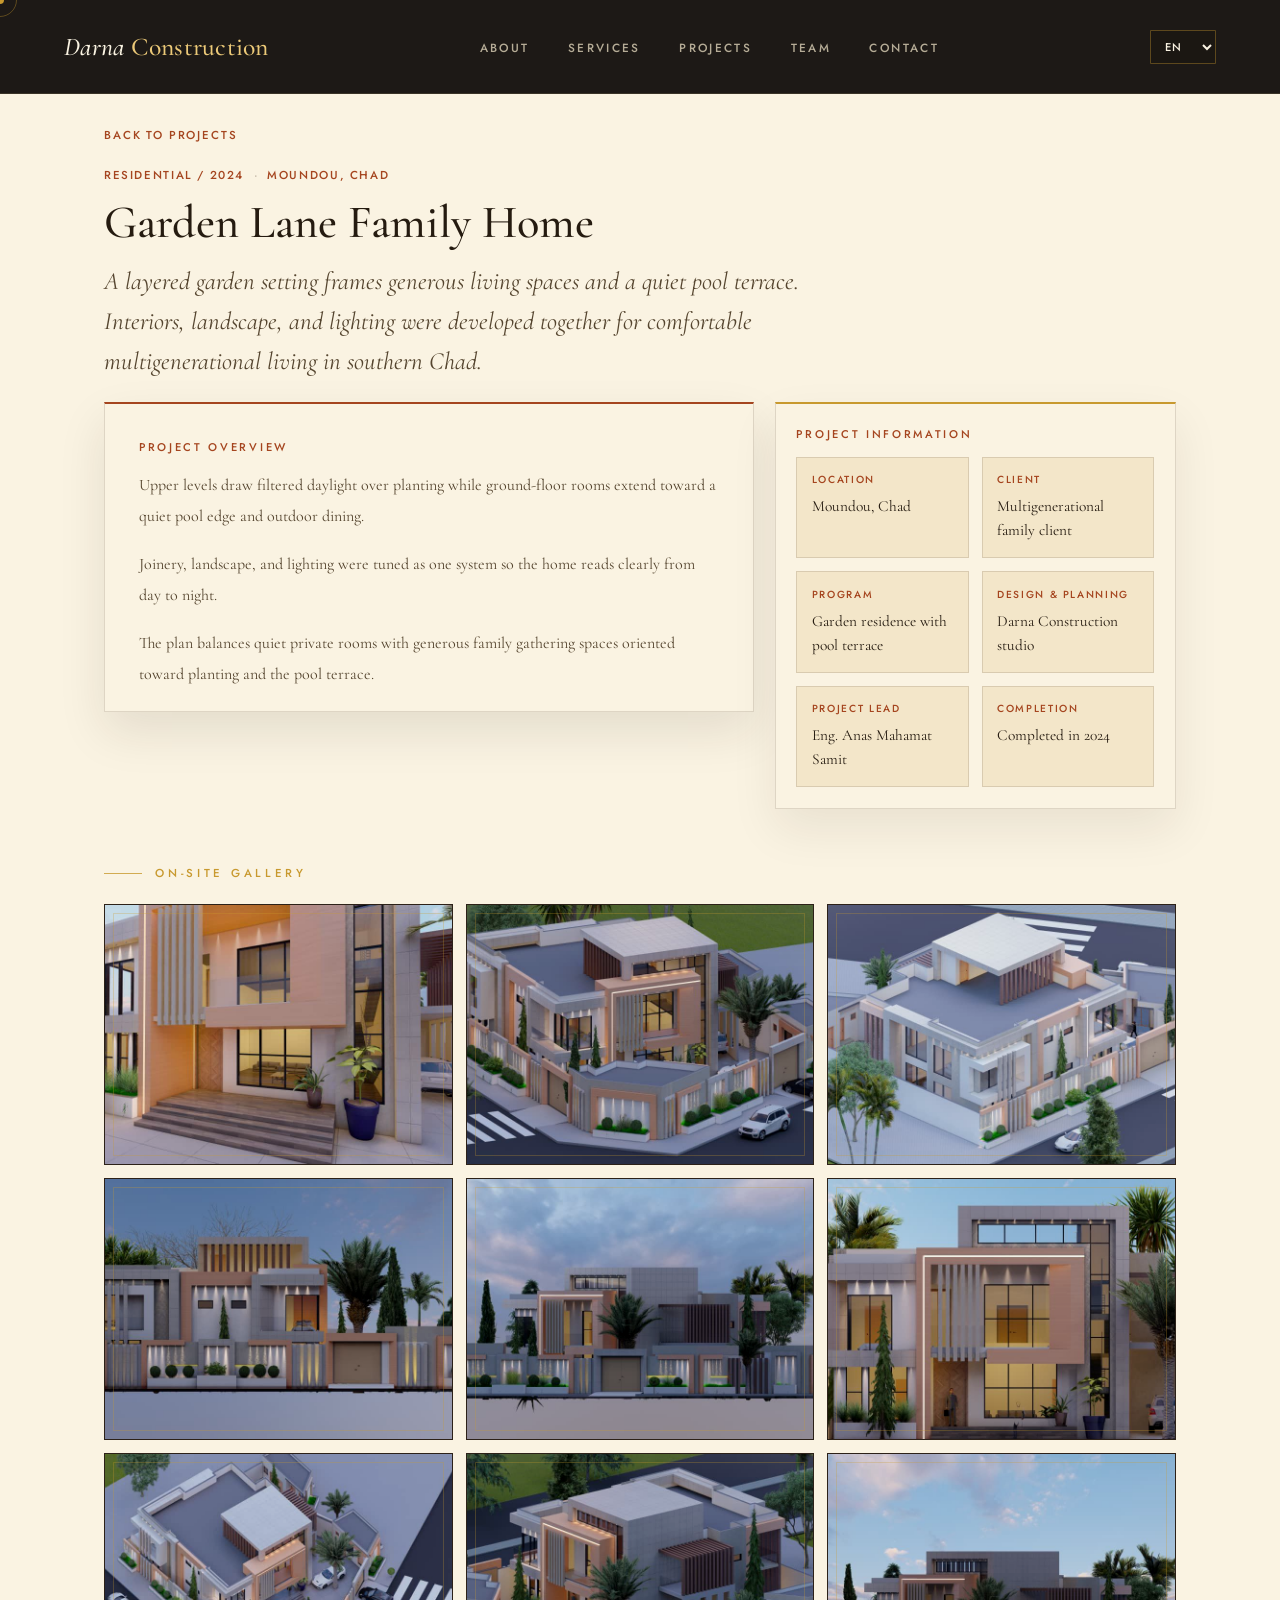
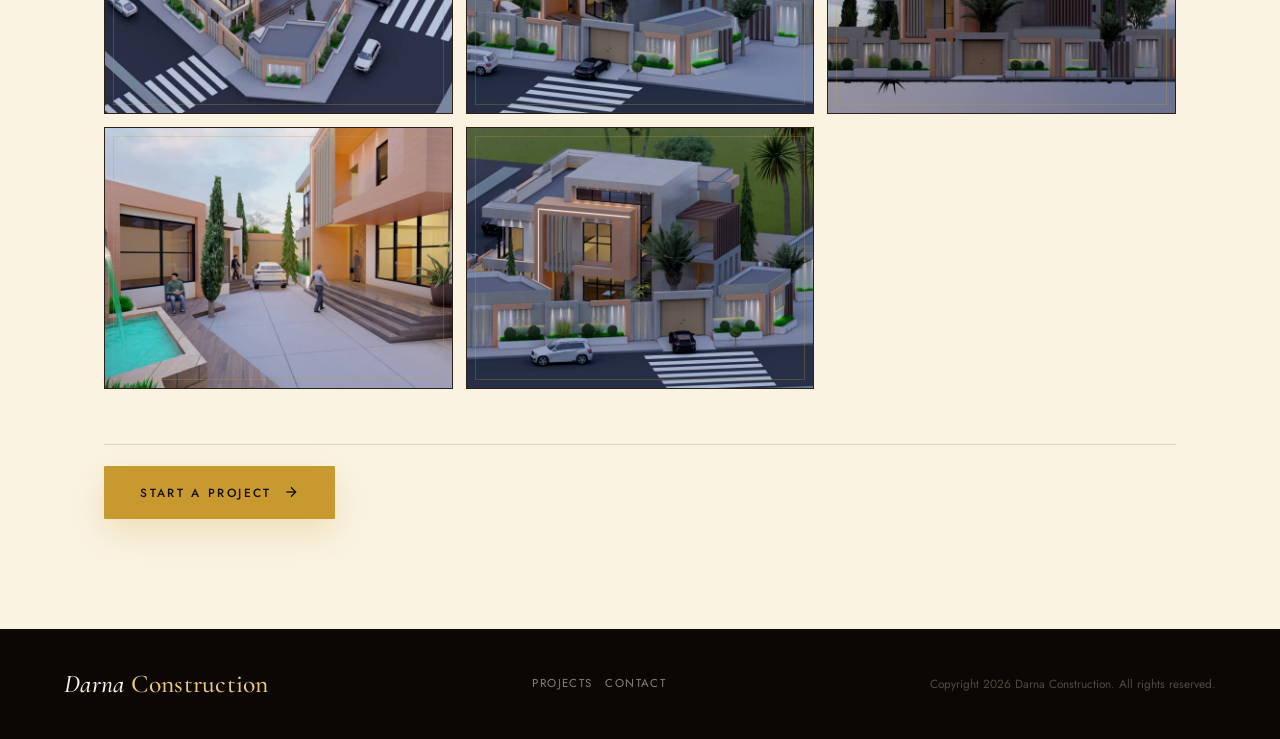
<file: projects/garden-lane-family-home.html>
<!DOCTYPE html>
<html lang="en">
<head>
  <meta charset="UTF-8" />
  <meta name="viewport" content="width=device-width, initial-scale=1.0" />
  <title>Garden Lane Family Home · Darna Construction</title>
  <link rel="preconnect" href="https://fonts.googleapis.com" />
  <link rel="preconnect" href="https://fonts.gstatic.com" crossorigin />
  <link href="https://fonts.googleapis.com/css2?family=Cormorant+Garamond:ital,wght@0,300;0,400;0,500;0,600;0,700;1,400;1,500;1,600&family=Jost:wght@300;400;500;600;700&display=swap" rel="stylesheet" />
  <link rel="stylesheet" href="../styles.css" />
</head>
<body class="project-subpage" data-static-page-title>

  <div id="page-loader">
    <div class="loader-logo">Darna <span>Construction</span></div>
    <div class="loader-bar"><div class="loader-bar-fill"></div></div>
    <div class="loader-pct" id="loader-pct">0%</div>
  </div>

  <div class="cursor" id="cursor"></div>
  <div class="cursor-ring" id="cursor-ring"></div>

  <nav id="navbar">
    <a href="../index.html" class="nav-logo">Darna <span>Construction</span></a>
    <ul class="nav-links">
      <li><a href="../index.html#about">About</a></li>
      <li><a href="../index.html#services">Services</a></li>
      <li><a href="../index.html#projects">Projects</a></li>
      <li><a href="../index.html#team">Team</a></li>
      <li><a href="../index.html#contact">Contact</a></li>
    </ul>
    <div class="lang-switch-wrap">
      <label for="language-select" class="sr-only">Language</label>
      <select id="language-select" class="language-select" aria-label="Language selector">
        <option value="en">EN</option>
        <option value="fr">FR</option>
        <option value="ar">AR</option>
      </select>
    </div>
    <div class="hamburger" id="hamburger" onclick="toggleMenu()">
      <span></span><span></span><span></span>
    </div>
  </nav>

  <div class="mobile-menu" id="mobile-menu">
    <a href="../index.html#about" onclick="toggleMenu()">About</a>
    <a href="../index.html#services" onclick="toggleMenu()">Services</a>
    <a href="../index.html#projects" onclick="toggleMenu()">Projects</a>
    <a href="../index.html#team" onclick="toggleMenu()">Team</a>
    <a href="../index.html#contact" onclick="toggleMenu()">Contact</a>
    <div class="mobile-language-wrap">
      <label for="language-select-mobile" class="sr-only">Language</label>
      <select id="language-select-mobile" class="language-select" aria-label="Mobile language selector">
        <option value="en">English</option>
        <option value="fr">Francais</option>
        <option value="ar">Arabic</option>
      </select>
    </div>
  </div>

  <main class="project-detail-main">
    <a href="../index.html#projects" class="project-detail-back">Back to Projects</a>

    <header class="project-detail-head">
      <div class="portfolio-meta">
        <span>Residential / 2024</span>
        <span class="portfolio-meta-dot" aria-hidden="true">·</span>
        <span>Moundou, Chad</span>
      </div>
      <h1 class="portfolio-project-title">Garden Lane Family Home</h1>
      <p class="project-detail-lead">
        A layered garden setting frames generous living spaces and a quiet pool terrace. Interiors, landscape, and lighting were developed together for comfortable multigenerational living in southern Chad.
      </p>
    </header>

    <div class="project-detail-intro">
      <div class="project-detail-copy reveal">
        <div class="project-detail-block-title">Project overview</div>
        <p>
          Upper levels draw filtered daylight over planting while ground-floor rooms extend toward a quiet pool edge and outdoor dining.
        </p>
        <p>
          Joinery, landscape, and lighting were tuned as one system so the home reads clearly from day to night.
        </p>
        <p>
          The plan balances quiet private rooms with generous family gathering spaces oriented toward planting and the pool terrace.
        </p>
      </div>

      <aside class="project-detail-facts reveal reveal-delay-1">
        <div class="project-detail-facts-card">
          <div class="project-detail-block-title">Project information</div>
          <div class="project-fact-list">
            <div class="project-fact">
              <span class="project-fact-label">Location</span>
              <div class="project-fact-value">Moundou, Chad</div>
            </div>
            <div class="project-fact">
              <span class="project-fact-label">Client</span>
              <div class="project-fact-value">Multigenerational family client</div>
            </div>
            <div class="project-fact">
              <span class="project-fact-label">Program</span>
              <div class="project-fact-value">Garden residence with pool terrace</div>
            </div>
            <div class="project-fact">
              <span class="project-fact-label">Design &amp; planning</span>
              <div class="project-fact-value">Darna Construction studio</div>
            </div>
            <div class="project-fact">
              <span class="project-fact-label">Project lead</span>
              <div class="project-fact-value">Eng. Anas Mahamat Samit</div>
            </div>
            <div class="project-fact">
              <span class="project-fact-label">Completion</span>
              <div class="project-fact-value">Completed in 2024</div>
            </div>
          </div>
        </div>
      </aside>
    </div>

    <div class="project-detail-gallery-head section-label reveal">On-site gallery</div>
    <div class="portfolio-gallery portfolio-gallery--dense reveal" data-project="2">
      <figure class="portfolio-tile"><img src="../ProjectAssets/Project2/1.jpeg" alt="Garden Lane Family Home — view 1" loading="lazy" width="1600" height="1200" /></figure>
      <figure class="portfolio-tile"><img src="../ProjectAssets/Project2/2.jpeg" alt="Garden Lane Family Home — view 2" loading="lazy" width="1600" height="1200" /></figure>
      <figure class="portfolio-tile"><img src="../ProjectAssets/Project2/3.jpeg" alt="Garden Lane Family Home — view 3" loading="lazy" width="1600" height="1200" /></figure>
      <figure class="portfolio-tile"><img src="../ProjectAssets/Project2/4.jpeg" alt="Garden Lane Family Home — view 4" loading="lazy" width="1600" height="1200" /></figure>
      <figure class="portfolio-tile"><img src="../ProjectAssets/Project2/5.jpeg" alt="Garden Lane Family Home — view 5" loading="lazy" width="1600" height="1200" /></figure>
      <figure class="portfolio-tile"><img src="../ProjectAssets/Project2/6.jpeg" alt="Garden Lane Family Home — view 6" loading="lazy" width="1600" height="1200" /></figure>
      <figure class="portfolio-tile"><img src="../ProjectAssets/Project2/7.jpeg" alt="Garden Lane Family Home — view 7" loading="lazy" width="1600" height="1200" /></figure>
      <figure class="portfolio-tile"><img src="../ProjectAssets/Project2/8.jpeg" alt="Garden Lane Family Home — view 8" loading="lazy" width="1600" height="1200" /></figure>
      <figure class="portfolio-tile"><img src="../ProjectAssets/Project2/9.jpeg" alt="Garden Lane Family Home — view 9" loading="lazy" width="1600" height="1200" /></figure>
      <figure class="portfolio-tile"><img src="../ProjectAssets/Project2/10.jpeg" alt="Garden Lane Family Home — view 10" loading="lazy" width="1600" height="1200" /></figure>
      <figure class="portfolio-tile"><img src="../ProjectAssets/Project2/11.jpeg" alt="Garden Lane Family Home — view 11" loading="lazy" width="1600" height="1200" /></figure>
    </div>

    <div class="project-detail-actions reveal">
      <a href="../index.html#contact" class="btn btn-filled">Start a Project
        <svg viewBox="0 0 24 24" fill="none" stroke="currentColor" stroke-width="2"><line x1="5" y1="12" x2="19" y2="12"/><polyline points="12 5 19 12 12 19"/></svg>
      </a>
    </div>
  </main>

  <footer class="project-detail-footer">
    <div class="project-detail-footer-inner">
      <a href="../index.html" class="nav-logo">Darna <span>Construction</span></a>
      <div class="project-detail-footer-links">
        <a href="../index.html#projects">Projects</a>
        <a href="../index.html#contact">Contact</a>
      </div>
      <p class="footer-copyright">Copyright 2026 Darna Construction. All rights reserved.</p>
    </div>
  </footer>

  <button id="back-top" onclick="window.scrollTo({top:0,behavior:'smooth'})" aria-label="Back to top">
    <svg width="16" height="16" viewBox="0 0 24 24" fill="none" stroke="currentColor" stroke-width="2">
      <polyline points="18 15 12 9 6 15"/>
    </svg>
  </button>

  <script src="../main.js"></script>
</body>
</html>
</file>
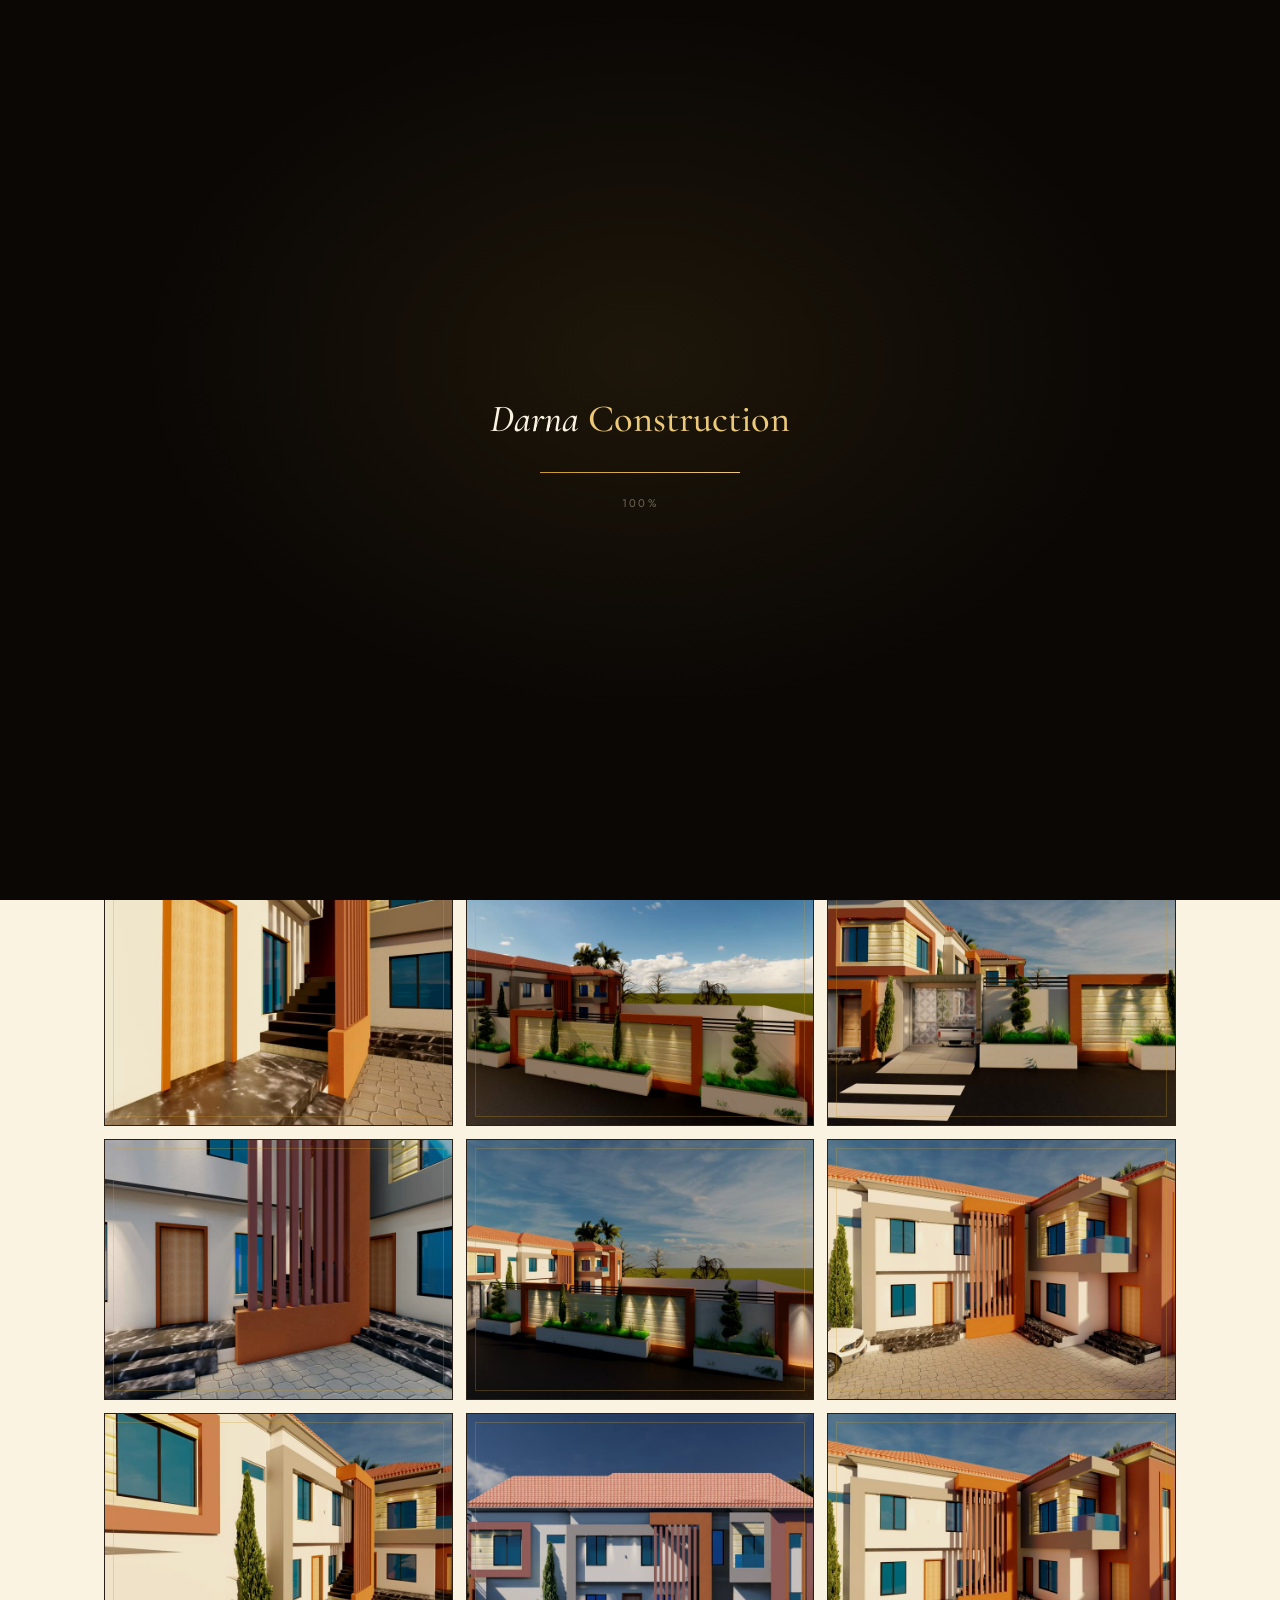
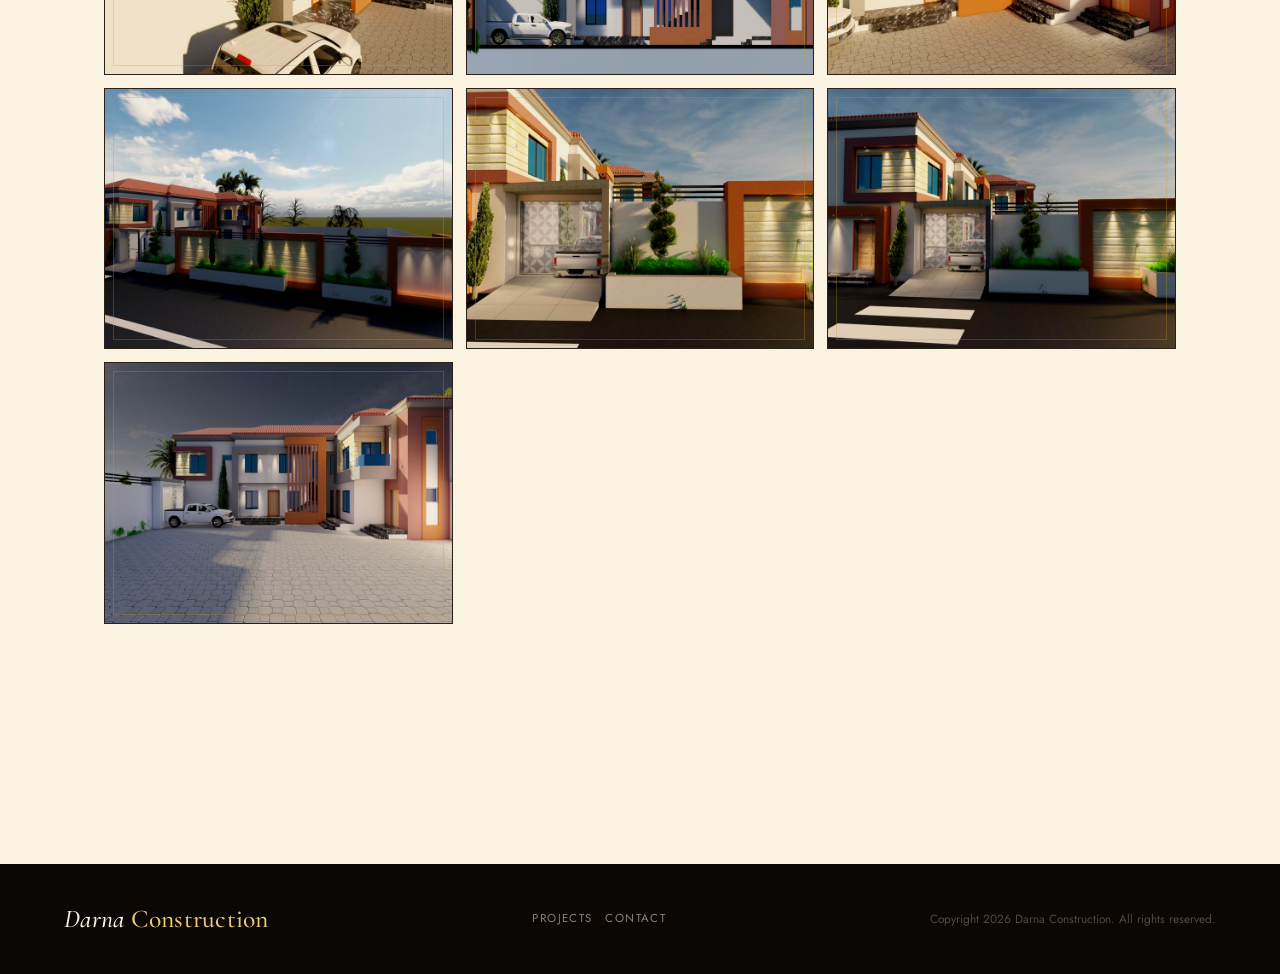
<file: projects/project-3-showcase.html>
<!DOCTYPE html>
<html lang="en">
<head>
  <meta charset="UTF-8" />
  <meta name="viewport" content="width=device-width, initial-scale=1.0" />
  <title>Project 3 Showcase · Darna Construction</title>
  <link rel="preconnect" href="https://fonts.googleapis.com" />
  <link rel="preconnect" href="https://fonts.gstatic.com" crossorigin />
  <link href="https://fonts.googleapis.com/css2?family=Cormorant+Garamond:ital,wght@0,300;0,400;0,500;0,600;0,700;1,400;1,500;1,600&family=Jost:wght@300;400;500;600;700&display=swap" rel="stylesheet" />
  <link rel="stylesheet" href="../styles.css" />
</head>
<body class="project-subpage" data-static-page-title>

  <div id="page-loader">
    <div class="loader-logo">Darna <span>Construction</span></div>
    <div class="loader-bar"><div class="loader-bar-fill"></div></div>
    <div class="loader-pct" id="loader-pct">0%</div>
  </div>

  <div class="cursor" id="cursor"></div>
  <div class="cursor-ring" id="cursor-ring"></div>

  <nav id="navbar">
    <a href="../index.html" class="nav-logo">Darna <span>Construction</span></a>
    <ul class="nav-links">
      <li><a href="../index.html#about">About</a></li>
      <li><a href="../index.html#services">Services</a></li>
      <li><a href="../index.html#projects">Projects</a></li>
      <li><a href="../index.html#team">Team</a></li>
      <li><a href="../index.html#contact">Contact</a></li>
    </ul>
    <div class="lang-switch-wrap">
      <label for="language-select" class="sr-only">Language</label>
      <select id="language-select" class="language-select" aria-label="Language selector">
        <option value="en">EN</option>
        <option value="fr">FR</option>
        <option value="ar">AR</option>
      </select>
    </div>
    <div class="hamburger" id="hamburger" onclick="toggleMenu()">
      <span></span><span></span><span></span>
    </div>
  </nav>

  <div class="mobile-menu" id="mobile-menu">
    <a href="../index.html#about" onclick="toggleMenu()">About</a>
    <a href="../index.html#services" onclick="toggleMenu()">Services</a>
    <a href="../index.html#projects" onclick="toggleMenu()">Projects</a>
    <a href="../index.html#team" onclick="toggleMenu()">Team</a>
    <a href="../index.html#contact" onclick="toggleMenu()">Contact</a>
    <div class="mobile-language-wrap">
      <label for="language-select-mobile" class="sr-only">Language</label>
      <select id="language-select-mobile" class="language-select" aria-label="Mobile language selector">
        <option value="en">English</option>
        <option value="fr">Francais</option>
        <option value="ar">Arabic</option>
      </select>
    </div>
  </div>

  <main class="project-detail-main">
    <a href="../index.html#projects" class="project-detail-back">Back to Projects</a>

    <header class="project-detail-head">
      <div class="portfolio-meta">
        <span>Residential / 2026</span>
        <span class="portfolio-meta-dot" aria-hidden="true">·</span>
        <span>N'Djamena, Chad</span>
      </div>
      <h1 class="portfolio-project-title">Project 3 Showcase</h1>
      <p class="project-detail-lead">
        A newly completed family residence documented on site with a warm material palette, generous daylight, and flexible indoor-outdoor living spaces.
      </p>
    </header>

    <div class="project-detail-intro">
      <div class="project-detail-copy reveal">
        <div class="project-detail-block-title">Project overview</div>
        <p>
          Natural light, practical circulation, and ventilation-focused planning guide the overall experience from entrance to private rooms.
        </p>
        <p>
          Material selection prioritizes durability and comfort while keeping a clean contemporary architectural language.
        </p>
        <p>
          Photographed on site, the completed home shows how facade depth, room sequencing, and everyday usability were resolved in the final built work.
        </p>
      </div>

      <aside class="project-detail-facts reveal reveal-delay-1">
        <div class="project-detail-facts-card">
          <div class="project-detail-block-title">Project information</div>
          <div class="project-fact-list">
            <div class="project-fact">
              <span class="project-fact-label">Location</span>
              <div class="project-fact-value">N'Djamena, Chad</div>
            </div>
            <div class="project-fact">
              <span class="project-fact-label">Client</span>
              <div class="project-fact-value">Private residential client</div>
            </div>
            <div class="project-fact">
              <span class="project-fact-label">Program</span>
              <div class="project-fact-value">Contemporary family home</div>
            </div>
            <div class="project-fact">
              <span class="project-fact-label">Design &amp; planning</span>
              <div class="project-fact-value">Darna Construction studio</div>
            </div>
            <div class="project-fact">
              <span class="project-fact-label">Project lead</span>
              <div class="project-fact-value">Eng. Anas Mahamat Samit</div>
            </div>
            <div class="project-fact">
              <span class="project-fact-label">Completion</span>
              <div class="project-fact-value">Completed in 2026</div>
            </div>
          </div>
        </div>
      </aside>
    </div>

    <div class="project-detail-gallery-head section-label reveal">On-site gallery</div>
    <div class="portfolio-gallery portfolio-gallery--dense reveal" data-project="3">
      <figure class="portfolio-tile"><img src="../ProjectAssets/Project3/1.jpeg" alt="Project 3 Showcase — view 1" loading="lazy" width="1600" height="1200" /></figure>
      <figure class="portfolio-tile"><img src="../ProjectAssets/Project3/2.jpeg" alt="Project 3 Showcase — view 2" loading="lazy" width="1600" height="1200" /></figure>
      <figure class="portfolio-tile"><img src="../ProjectAssets/Project3/3.jpeg" alt="Project 3 Showcase — view 3" loading="lazy" width="1600" height="1200" /></figure>
      <figure class="portfolio-tile"><img src="../ProjectAssets/Project3/4.jpeg" alt="Project 3 Showcase — view 4" loading="lazy" width="1600" height="1200" /></figure>
      <figure class="portfolio-tile"><img src="../ProjectAssets/Project3/5.jpeg" alt="Project 3 Showcase — view 5" loading="lazy" width="1600" height="1200" /></figure>
      <figure class="portfolio-tile"><img src="../ProjectAssets/Project3/6.jpeg" alt="Project 3 Showcase — view 6" loading="lazy" width="1600" height="1200" /></figure>
      <figure class="portfolio-tile"><img src="../ProjectAssets/Project3/7.jpeg" alt="Project 3 Showcase — view 7" loading="lazy" width="1600" height="1200" /></figure>
      <figure class="portfolio-tile"><img src="../ProjectAssets/Project3/8.jpeg" alt="Project 3 Showcase — view 8" loading="lazy" width="1600" height="1200" /></figure>
      <figure class="portfolio-tile"><img src="../ProjectAssets/Project3/9.jpeg" alt="Project 3 Showcase — view 9" loading="lazy" width="1600" height="1200" /></figure>
      <figure class="portfolio-tile"><img src="../ProjectAssets/Project3/10.jpeg" alt="Project 3 Showcase — view 10" loading="lazy" width="1600" height="1200" /></figure>
      <figure class="portfolio-tile"><img src="../ProjectAssets/Project3/11.jpeg" alt="Project 3 Showcase — view 11" loading="lazy" width="1600" height="1200" /></figure>
      <figure class="portfolio-tile"><img src="../ProjectAssets/Project3/12.jpeg" alt="Project 3 Showcase — view 12" loading="lazy" width="1600" height="1200" /></figure>
      <figure class="portfolio-tile"><img src="../ProjectAssets/Project3/13.jpeg" alt="Project 3 Showcase — view 13" loading="lazy" width="1600" height="1200" /></figure>
    </div>

    <div class="project-detail-actions reveal">
      <a href="../index.html#contact" class="btn btn-filled">Start a Project
        <svg viewBox="0 0 24 24" fill="none" stroke="currentColor" stroke-width="2"><line x1="5" y1="12" x2="19" y2="12"/><polyline points="12 5 19 12 12 19"/></svg>
      </a>
    </div>
  </main>

  <footer class="project-detail-footer">
    <div class="project-detail-footer-inner">
      <a href="../index.html" class="nav-logo">Darna <span>Construction</span></a>
      <div class="project-detail-footer-links">
        <a href="../index.html#projects">Projects</a>
        <a href="../index.html#contact">Contact</a>
      </div>
      <p class="footer-copyright">Copyright 2026 Darna Construction. All rights reserved.</p>
    </div>
  </footer>

  <button id="back-top" onclick="window.scrollTo({top:0,behavior:'smooth'})" aria-label="Back to top">
    <svg width="16" height="16" viewBox="0 0 24 24" fill="none" stroke="currentColor" stroke-width="2">
      <polyline points="18 15 12 9 6 15"/>
    </svg>
  </button>

  <script src="../main.js"></script>
</body>
</html>
</file>
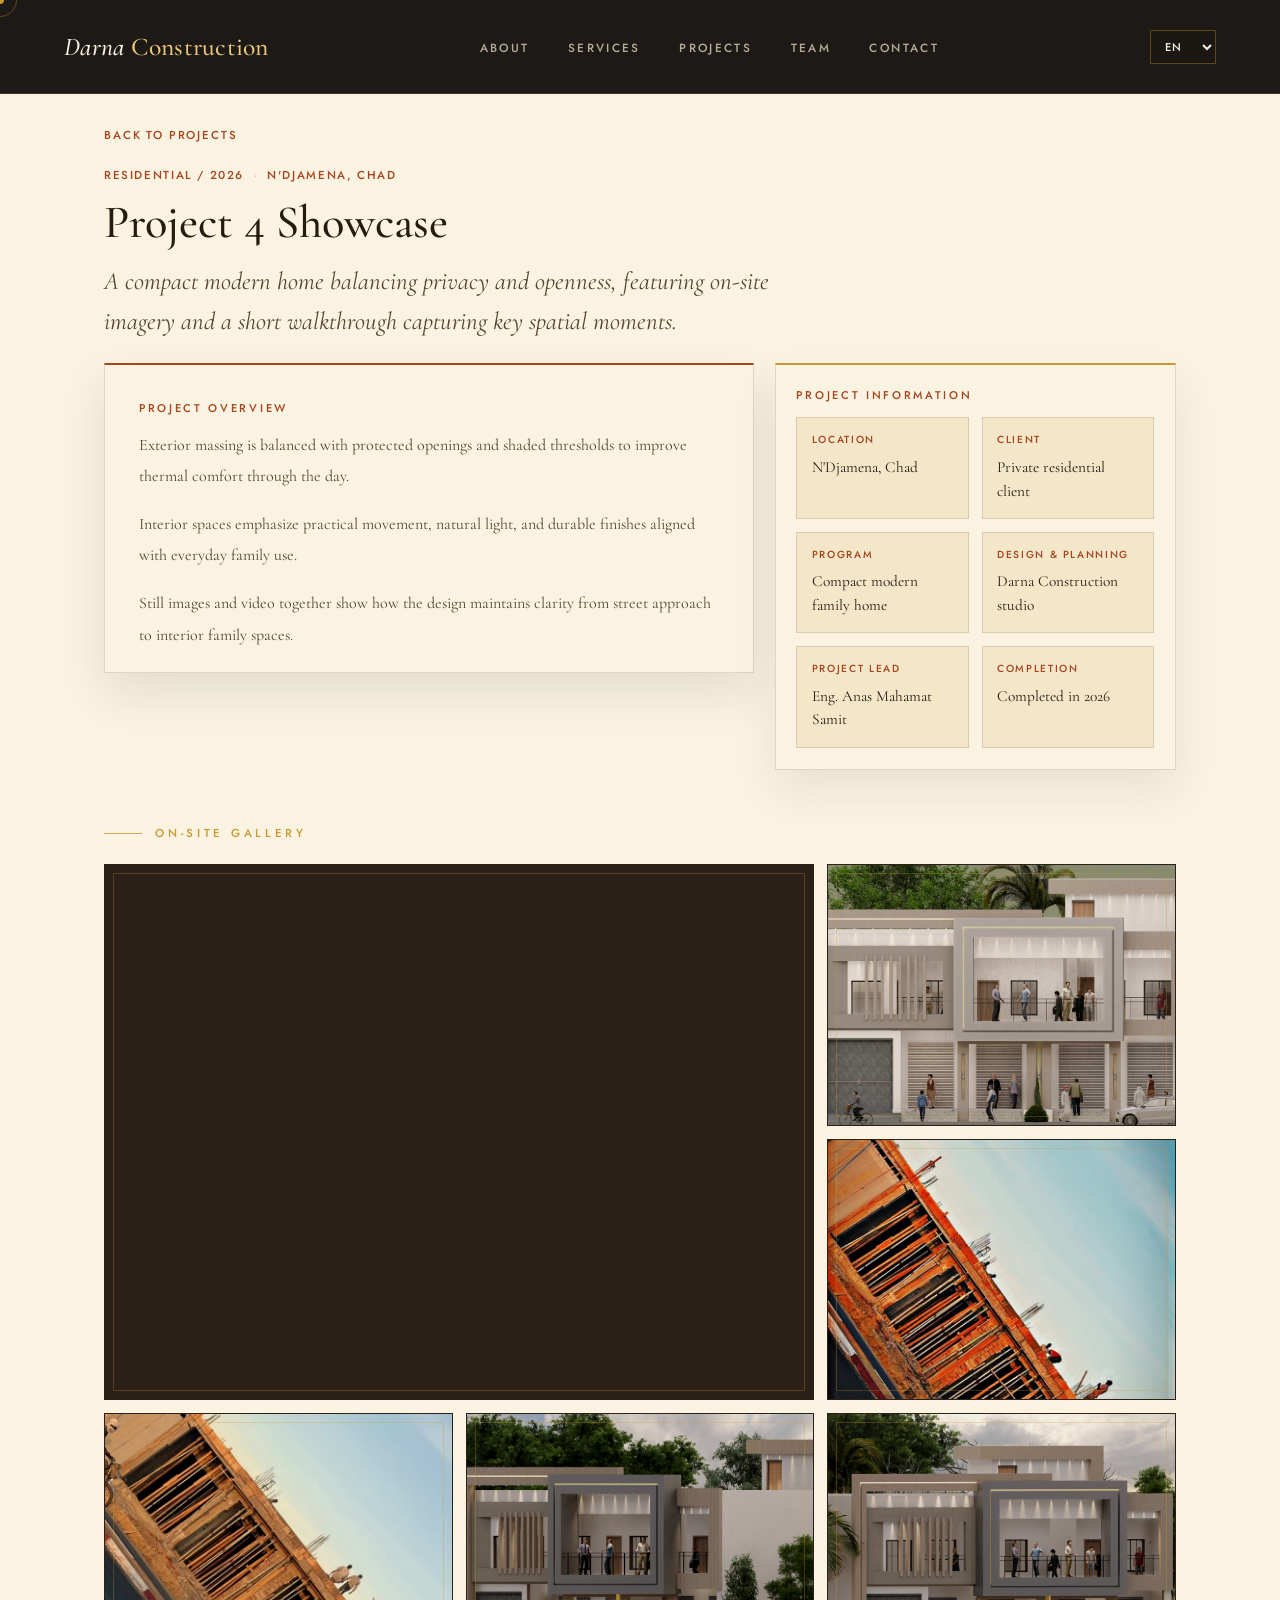
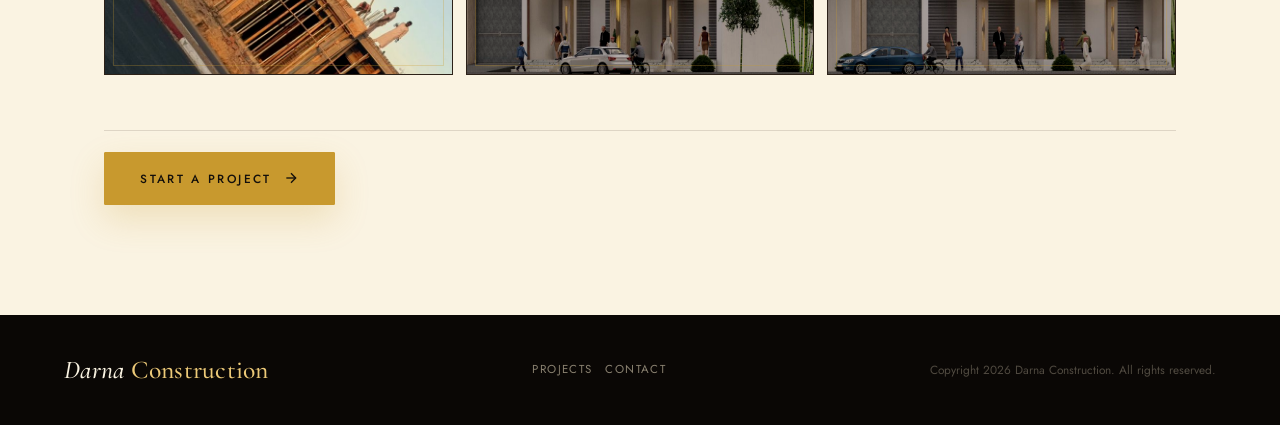
<file: projects/project-4-showcase.html>
<!DOCTYPE html>
<html lang="en">
<head>
  <meta charset="UTF-8" />
  <meta name="viewport" content="width=device-width, initial-scale=1.0" />
  <title>Project 4 Showcase · Darna Construction</title>
  <link rel="preconnect" href="https://fonts.googleapis.com" />
  <link rel="preconnect" href="https://fonts.gstatic.com" crossorigin />
  <link href="https://fonts.googleapis.com/css2?family=Cormorant+Garamond:ital,wght@0,300;0,400;0,500;0,600;0,700;1,400;1,500;1,600&family=Jost:wght@300;400;500;600;700&display=swap" rel="stylesheet" />
  <link rel="stylesheet" href="../styles.css" />
</head>
<body class="project-subpage" data-static-page-title>

  <div id="page-loader">
    <div class="loader-logo">Darna <span>Construction</span></div>
    <div class="loader-bar"><div class="loader-bar-fill"></div></div>
    <div class="loader-pct" id="loader-pct">0%</div>
  </div>

  <div class="cursor" id="cursor"></div>
  <div class="cursor-ring" id="cursor-ring"></div>

  <nav id="navbar">
    <a href="../index.html" class="nav-logo">Darna <span>Construction</span></a>
    <ul class="nav-links">
      <li><a href="../index.html#about">About</a></li>
      <li><a href="../index.html#services">Services</a></li>
      <li><a href="../index.html#projects">Projects</a></li>
      <li><a href="../index.html#team">Team</a></li>
      <li><a href="../index.html#contact">Contact</a></li>
    </ul>
    <div class="lang-switch-wrap">
      <label for="language-select" class="sr-only">Language</label>
      <select id="language-select" class="language-select" aria-label="Language selector">
        <option value="en">EN</option>
        <option value="fr">FR</option>
        <option value="ar">AR</option>
      </select>
    </div>
    <div class="hamburger" id="hamburger" onclick="toggleMenu()">
      <span></span><span></span><span></span>
    </div>
  </nav>

  <div class="mobile-menu" id="mobile-menu">
    <a href="../index.html#about" onclick="toggleMenu()">About</a>
    <a href="../index.html#services" onclick="toggleMenu()">Services</a>
    <a href="../index.html#projects" onclick="toggleMenu()">Projects</a>
    <a href="../index.html#team" onclick="toggleMenu()">Team</a>
    <a href="../index.html#contact" onclick="toggleMenu()">Contact</a>
    <div class="mobile-language-wrap">
      <label for="language-select-mobile" class="sr-only">Language</label>
      <select id="language-select-mobile" class="language-select" aria-label="Mobile language selector">
        <option value="en">English</option>
        <option value="fr">Francais</option>
        <option value="ar">Arabic</option>
      </select>
    </div>
  </div>

  <main class="project-detail-main">
    <a href="../index.html#projects" class="project-detail-back">Back to Projects</a>

    <header class="project-detail-head">
      <div class="portfolio-meta">
        <span>Residential / 2026</span>
        <span class="portfolio-meta-dot" aria-hidden="true">·</span>
        <span>N'Djamena, Chad</span>
      </div>
      <h1 class="portfolio-project-title">Project 4 Showcase</h1>
      <p class="project-detail-lead">
        A compact modern home balancing privacy and openness, featuring on-site imagery and a short walkthrough capturing key spatial moments.
      </p>
    </header>

    <div class="project-detail-intro">
      <div class="project-detail-copy reveal">
        <div class="project-detail-block-title">Project overview</div>
        <p>
          Exterior massing is balanced with protected openings and shaded thresholds to improve thermal comfort through the day.
        </p>
        <p>
          Interior spaces emphasize practical movement, natural light, and durable finishes aligned with everyday family use.
        </p>
        <p>
          Still images and video together show how the design maintains clarity from street approach to interior family spaces.
        </p>
      </div>

      <aside class="project-detail-facts reveal reveal-delay-1">
        <div class="project-detail-facts-card">
          <div class="project-detail-block-title">Project information</div>
          <div class="project-fact-list">
            <div class="project-fact">
              <span class="project-fact-label">Location</span>
              <div class="project-fact-value">N'Djamena, Chad</div>
            </div>
            <div class="project-fact">
              <span class="project-fact-label">Client</span>
              <div class="project-fact-value">Private residential client</div>
            </div>
            <div class="project-fact">
              <span class="project-fact-label">Program</span>
              <div class="project-fact-value">Compact modern family home</div>
            </div>
            <div class="project-fact">
              <span class="project-fact-label">Design &amp; planning</span>
              <div class="project-fact-value">Darna Construction studio</div>
            </div>
            <div class="project-fact">
              <span class="project-fact-label">Project lead</span>
              <div class="project-fact-value">Eng. Anas Mahamat Samit</div>
            </div>
            <div class="project-fact">
              <span class="project-fact-label">Completion</span>
              <div class="project-fact-value">Completed in 2026</div>
            </div>
          </div>
        </div>
      </aside>
    </div>

    <div class="project-detail-gallery-head section-label reveal">On-site gallery</div>
    <div class="portfolio-gallery reveal" data-project="4">
      <div class="portfolio-tile portfolio-tile-feature">
        <video class="portfolio-video" src="../ProjectAssets/Project4/3.mp4" muted loop playsinline autoplay preload="metadata" aria-label="Project 4 walkthrough video"></video>
      </div>
      <figure class="portfolio-tile"><img src="../ProjectAssets/Project4/1.jpeg" alt="Project 4 Showcase — view 1" loading="lazy" width="1600" height="1200" /></figure>
      <figure class="portfolio-tile"><img src="../ProjectAssets/Project4/2.jpeg" alt="Project 4 Showcase — view 2" loading="lazy" width="1600" height="1200" /></figure>
      <figure class="portfolio-tile"><img src="../ProjectAssets/Project4/4.jpeg" alt="Project 4 Showcase — view 3" loading="lazy" width="1600" height="1200" /></figure>
      <figure class="portfolio-tile"><img src="../ProjectAssets/Project4/5.jpeg" alt="Project 4 Showcase — view 4" loading="lazy" width="1600" height="1200" /></figure>
      <figure class="portfolio-tile"><img src="../ProjectAssets/Project4/6.jpeg" alt="Project 4 Showcase — view 5" loading="lazy" width="1600" height="1200" /></figure>
    </div>

    <div class="project-detail-actions reveal">
      <a href="../index.html#contact" class="btn btn-filled">Start a Project
        <svg viewBox="0 0 24 24" fill="none" stroke="currentColor" stroke-width="2"><line x1="5" y1="12" x2="19" y2="12"/><polyline points="12 5 19 12 12 19"/></svg>
      </a>
    </div>
  </main>

  <footer class="project-detail-footer">
    <div class="project-detail-footer-inner">
      <a href="../index.html" class="nav-logo">Darna <span>Construction</span></a>
      <div class="project-detail-footer-links">
        <a href="../index.html#projects">Projects</a>
        <a href="../index.html#contact">Contact</a>
      </div>
      <p class="footer-copyright">Copyright 2026 Darna Construction. All rights reserved.</p>
    </div>
  </footer>

  <button id="back-top" onclick="window.scrollTo({top:0,behavior:'smooth'})" aria-label="Back to top">
    <svg width="16" height="16" viewBox="0 0 24 24" fill="none" stroke="currentColor" stroke-width="2">
      <polyline points="18 15 12 9 6 15"/>
    </svg>
  </button>

  <script src="../main.js"></script>
</body>
</html>
</file>
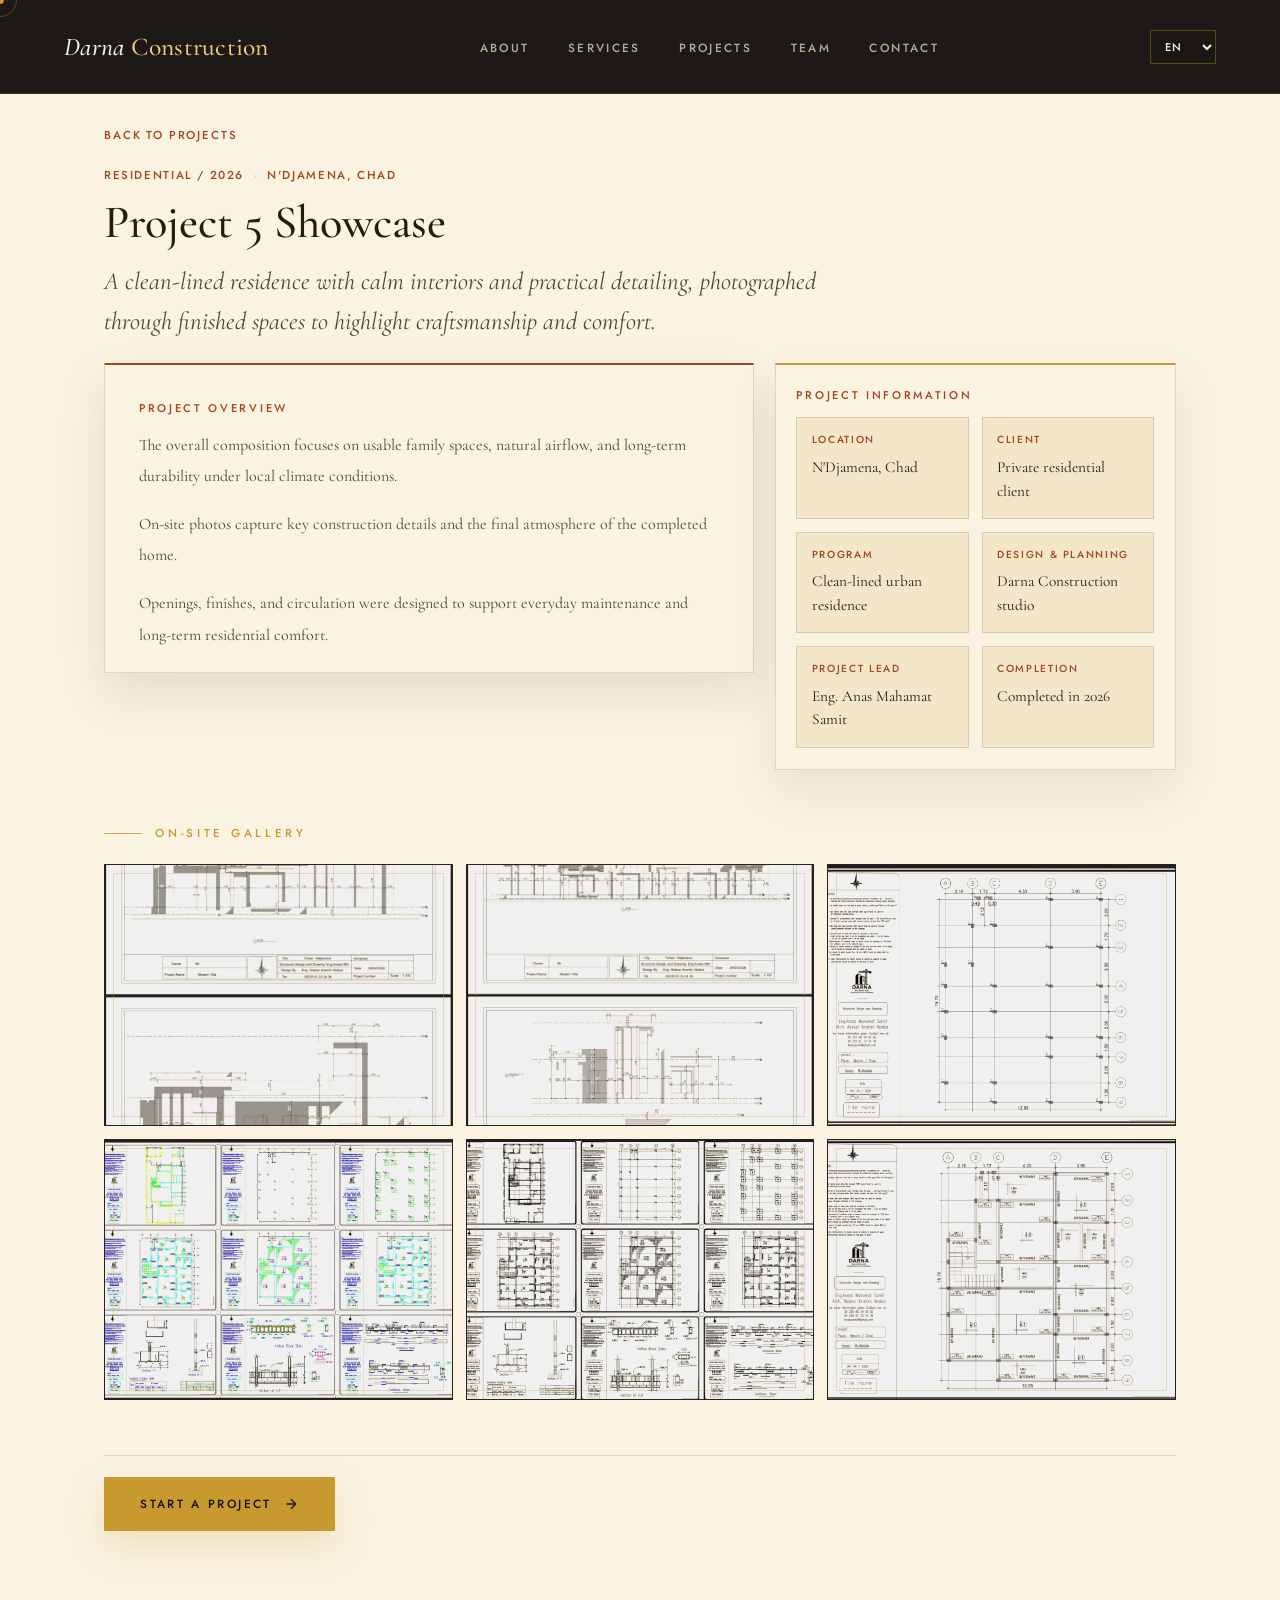
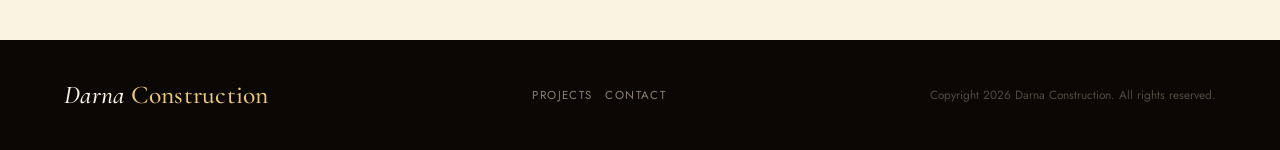
<file: projects/project-5-showcase.html>
<!DOCTYPE html>
<html lang="en">
<head>
  <meta charset="UTF-8" />
  <meta name="viewport" content="width=device-width, initial-scale=1.0" />
  <title>Project 5 Showcase · Darna Construction</title>
  <link rel="preconnect" href="https://fonts.googleapis.com" />
  <link rel="preconnect" href="https://fonts.gstatic.com" crossorigin />
  <link href="https://fonts.googleapis.com/css2?family=Cormorant+Garamond:ital,wght@0,300;0,400;0,500;0,600;0,700;1,400;1,500;1,600&family=Jost:wght@300;400;500;600;700&display=swap" rel="stylesheet" />
  <link rel="stylesheet" href="../styles.css" />
</head>
<body class="project-subpage" data-static-page-title>

  <div id="page-loader">
    <div class="loader-logo">Darna <span>Construction</span></div>
    <div class="loader-bar"><div class="loader-bar-fill"></div></div>
    <div class="loader-pct" id="loader-pct">0%</div>
  </div>

  <div class="cursor" id="cursor"></div>
  <div class="cursor-ring" id="cursor-ring"></div>

  <nav id="navbar">
    <a href="../index.html" class="nav-logo">Darna <span>Construction</span></a>
    <ul class="nav-links">
      <li><a href="../index.html#about">About</a></li>
      <li><a href="../index.html#services">Services</a></li>
      <li><a href="../index.html#projects">Projects</a></li>
      <li><a href="../index.html#team">Team</a></li>
      <li><a href="../index.html#contact">Contact</a></li>
    </ul>
    <div class="lang-switch-wrap">
      <label for="language-select" class="sr-only">Language</label>
      <select id="language-select" class="language-select" aria-label="Language selector">
        <option value="en">EN</option>
        <option value="fr">FR</option>
        <option value="ar">AR</option>
      </select>
    </div>
    <div class="hamburger" id="hamburger" onclick="toggleMenu()">
      <span></span><span></span><span></span>
    </div>
  </nav>

  <div class="mobile-menu" id="mobile-menu">
    <a href="../index.html#about" onclick="toggleMenu()">About</a>
    <a href="../index.html#services" onclick="toggleMenu()">Services</a>
    <a href="../index.html#projects" onclick="toggleMenu()">Projects</a>
    <a href="../index.html#team" onclick="toggleMenu()">Team</a>
    <a href="../index.html#contact" onclick="toggleMenu()">Contact</a>
    <div class="mobile-language-wrap">
      <label for="language-select-mobile" class="sr-only">Language</label>
      <select id="language-select-mobile" class="language-select" aria-label="Mobile language selector">
        <option value="en">English</option>
        <option value="fr">Francais</option>
        <option value="ar">Arabic</option>
      </select>
    </div>
  </div>

  <main class="project-detail-main">
    <a href="../index.html#projects" class="project-detail-back">Back to Projects</a>

    <header class="project-detail-head">
      <div class="portfolio-meta">
        <span>Residential / 2026</span>
        <span class="portfolio-meta-dot" aria-hidden="true">·</span>
        <span>N'Djamena, Chad</span>
      </div>
      <h1 class="portfolio-project-title">Project 5 Showcase</h1>
      <p class="project-detail-lead">
        A clean-lined residence with calm interiors and practical detailing, photographed through finished spaces to highlight craftsmanship and comfort.
      </p>
    </header>

    <div class="project-detail-intro">
      <div class="project-detail-copy reveal">
        <div class="project-detail-block-title">Project overview</div>
        <p>
          The overall composition focuses on usable family spaces, natural airflow, and long-term durability under local climate conditions.
        </p>
        <p>
          On-site photos capture key construction details and the final atmosphere of the completed home.
        </p>
        <p>
          Openings, finishes, and circulation were designed to support everyday maintenance and long-term residential comfort.
        </p>
      </div>

      <aside class="project-detail-facts reveal reveal-delay-1">
        <div class="project-detail-facts-card">
          <div class="project-detail-block-title">Project information</div>
          <div class="project-fact-list">
            <div class="project-fact">
              <span class="project-fact-label">Location</span>
              <div class="project-fact-value">N'Djamena, Chad</div>
            </div>
            <div class="project-fact">
              <span class="project-fact-label">Client</span>
              <div class="project-fact-value">Private residential client</div>
            </div>
            <div class="project-fact">
              <span class="project-fact-label">Program</span>
              <div class="project-fact-value">Clean-lined urban residence</div>
            </div>
            <div class="project-fact">
              <span class="project-fact-label">Design &amp; planning</span>
              <div class="project-fact-value">Darna Construction studio</div>
            </div>
            <div class="project-fact">
              <span class="project-fact-label">Project lead</span>
              <div class="project-fact-value">Eng. Anas Mahamat Samit</div>
            </div>
            <div class="project-fact">
              <span class="project-fact-label">Completion</span>
              <div class="project-fact-value">Completed in 2026</div>
            </div>
          </div>
        </div>
      </aside>
    </div>

    <div class="project-detail-gallery-head section-label reveal">On-site gallery</div>
    <div class="portfolio-gallery portfolio-gallery--dense reveal" data-project="5">
      <figure class="portfolio-tile"><img src="../ProjectAssets/Project5/1.jpeg" alt="Project 5 Showcase — view 1" loading="lazy" width="1600" height="1200" /></figure>
      <figure class="portfolio-tile"><img src="../ProjectAssets/Project5/2.jpeg" alt="Project 5 Showcase — view 2" loading="lazy" width="1600" height="1200" /></figure>
      <figure class="portfolio-tile"><img src="../ProjectAssets/Project5/3.jpeg" alt="Project 5 Showcase — view 3" loading="lazy" width="1600" height="1200" /></figure>
      <figure class="portfolio-tile"><img src="../ProjectAssets/Project5/4.jpeg" alt="Project 5 Showcase — view 4" loading="lazy" width="1600" height="1200" /></figure>
      <figure class="portfolio-tile"><img src="../ProjectAssets/Project5/5.jpeg" alt="Project 5 Showcase — view 5" loading="lazy" width="1600" height="1200" /></figure>
      <figure class="portfolio-tile"><img src="../ProjectAssets/Project5/6.jpeg" alt="Project 5 Showcase — view 6" loading="lazy" width="1600" height="1200" /></figure>
    </div>

    <div class="project-detail-actions reveal">
      <a href="../index.html#contact" class="btn btn-filled">Start a Project
        <svg viewBox="0 0 24 24" fill="none" stroke="currentColor" stroke-width="2"><line x1="5" y1="12" x2="19" y2="12"/><polyline points="12 5 19 12 12 19"/></svg>
      </a>
    </div>
  </main>

  <footer class="project-detail-footer">
    <div class="project-detail-footer-inner">
      <a href="../index.html" class="nav-logo">Darna <span>Construction</span></a>
      <div class="project-detail-footer-links">
        <a href="../index.html#projects">Projects</a>
        <a href="../index.html#contact">Contact</a>
      </div>
      <p class="footer-copyright">Copyright 2026 Darna Construction. All rights reserved.</p>
    </div>
  </footer>

  <button id="back-top" onclick="window.scrollTo({top:0,behavior:'smooth'})" aria-label="Back to top">
    <svg width="16" height="16" viewBox="0 0 24 24" fill="none" stroke="currentColor" stroke-width="2">
      <polyline points="18 15 12 9 6 15"/>
    </svg>
  </button>

  <script src="../main.js"></script>
</body>
</html>
</file>
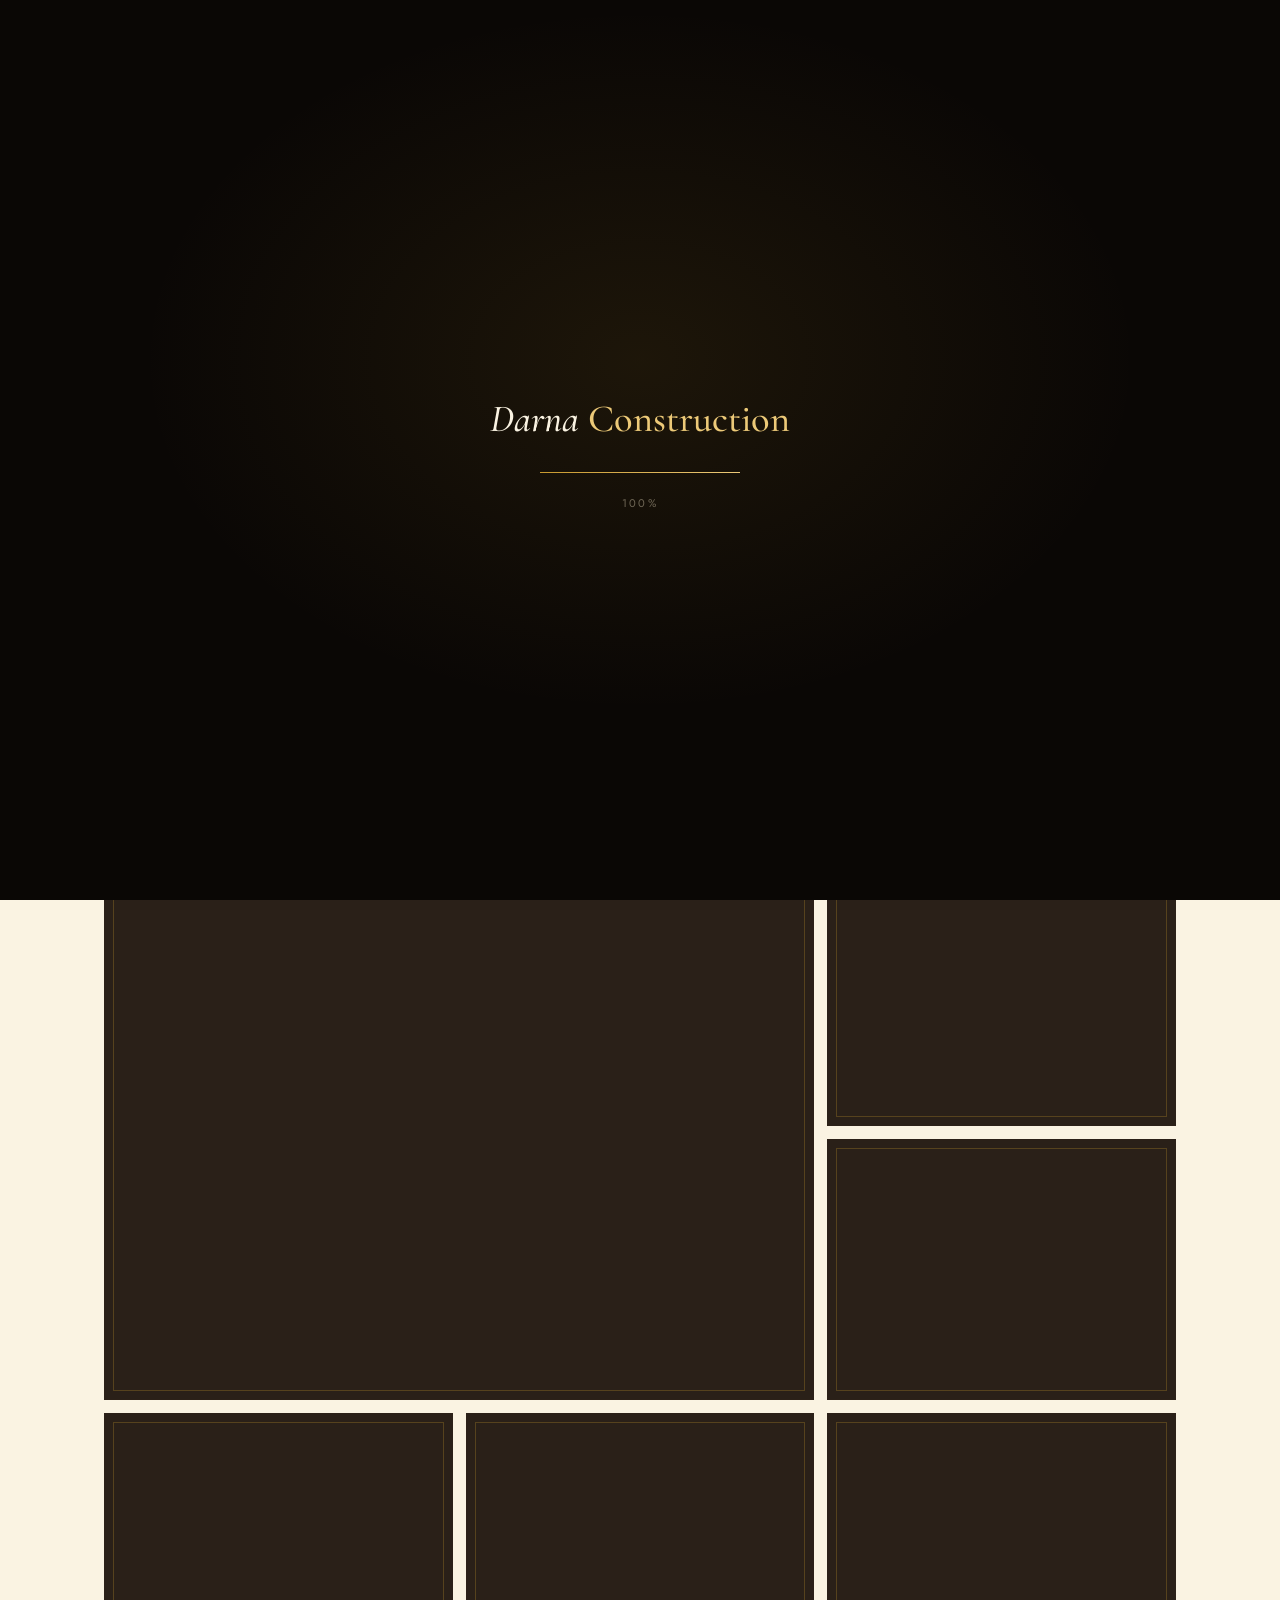
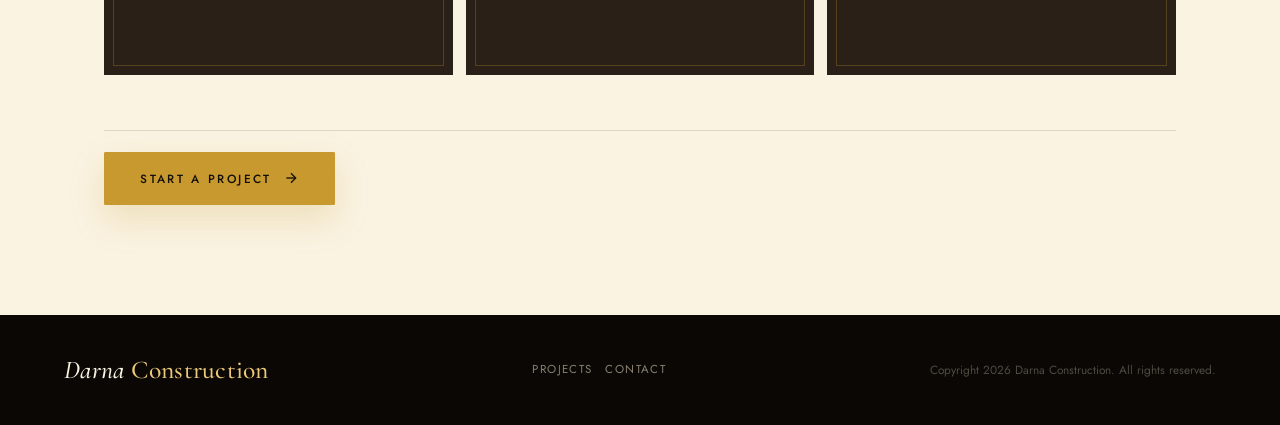
<file: projects/project-6-showcase.html>
<!DOCTYPE html>
<html lang="en">
<head>
  <meta charset="UTF-8" />
  <meta name="viewport" content="width=device-width, initial-scale=1.0" />
  <title>Project 6 Showcase · Darna Construction</title>
  <link rel="preconnect" href="https://fonts.googleapis.com" />
  <link rel="preconnect" href="https://fonts.gstatic.com" crossorigin />
  <link href="https://fonts.googleapis.com/css2?family=Cormorant+Garamond:ital,wght@0,300;0,400;0,500;0,600;0,700;1,400;1,500;1,600&family=Jost:wght@300;400;500;600;700&display=swap" rel="stylesheet" />
  <link rel="stylesheet" href="../styles.css" />
</head>
<body class="project-subpage" data-static-page-title>

  <div id="page-loader">
    <div class="loader-logo">Darna <span>Construction</span></div>
    <div class="loader-bar"><div class="loader-bar-fill"></div></div>
    <div class="loader-pct" id="loader-pct">0%</div>
  </div>

  <div class="cursor" id="cursor"></div>
  <div class="cursor-ring" id="cursor-ring"></div>

  <nav id="navbar">
    <a href="../index.html" class="nav-logo">Darna <span>Construction</span></a>
    <ul class="nav-links">
      <li><a href="../index.html#about">About</a></li>
      <li><a href="../index.html#services">Services</a></li>
      <li><a href="../index.html#projects">Projects</a></li>
      <li><a href="../index.html#team">Team</a></li>
      <li><a href="../index.html#contact">Contact</a></li>
    </ul>
    <div class="lang-switch-wrap">
      <label for="language-select" class="sr-only">Language</label>
      <select id="language-select" class="language-select" aria-label="Language selector">
        <option value="en">EN</option>
        <option value="fr">FR</option>
        <option value="ar">AR</option>
      </select>
    </div>
    <div class="hamburger" id="hamburger" onclick="toggleMenu()">
      <span></span><span></span><span></span>
    </div>
  </nav>

  <div class="mobile-menu" id="mobile-menu">
    <a href="../index.html#about" onclick="toggleMenu()">About</a>
    <a href="../index.html#services" onclick="toggleMenu()">Services</a>
    <a href="../index.html#projects" onclick="toggleMenu()">Projects</a>
    <a href="../index.html#team" onclick="toggleMenu()">Team</a>
    <a href="../index.html#contact" onclick="toggleMenu()">Contact</a>
    <div class="mobile-language-wrap">
      <label for="language-select-mobile" class="sr-only">Language</label>
      <select id="language-select-mobile" class="language-select" aria-label="Mobile language selector">
        <option value="en">English</option>
        <option value="fr">Francais</option>
        <option value="ar">Arabic</option>
      </select>
    </div>
  </div>

  <main class="project-detail-main">
    <a href="../index.html#projects" class="project-detail-back">Back to Projects</a>

    <header class="project-detail-head">
      <div class="portfolio-meta">
        <span>Residential / 2026</span>
        <span class="portfolio-meta-dot" aria-hidden="true">·</span>
        <span>N'Djamena, Chad</span>
      </div>
      <h1 class="portfolio-project-title">Project 6 Showcase</h1>
      <p class="project-detail-lead">
        A video-led project presentation documenting construction and finished spaces through six short clips from different stages and angles.
      </p>
    </header>

    <div class="project-detail-intro">
      <div class="project-detail-copy reveal">
        <div class="project-detail-block-title">Project overview</div>
        <p>
          The footage highlights arrival, facade details, interior transitions, and final room proportions in real conditions.
        </p>
        <p>
          Together, these six videos provide a complete overview of the built result and execution quality.
        </p>
        <p>
          The media sequence makes the planning intent easier to read, from approach and massing to the atmosphere of the finished rooms.
        </p>
      </div>

      <aside class="project-detail-facts reveal reveal-delay-1">
        <div class="project-detail-facts-card">
          <div class="project-detail-block-title">Project information</div>
          <div class="project-fact-list">
            <div class="project-fact">
              <span class="project-fact-label">Location</span>
              <div class="project-fact-value">N'Djamena, Chad</div>
            </div>
            <div class="project-fact">
              <span class="project-fact-label">Client</span>
              <div class="project-fact-value">Private residential client</div>
            </div>
            <div class="project-fact">
              <span class="project-fact-label">Program</span>
              <div class="project-fact-value">Video-documented family residence</div>
            </div>
            <div class="project-fact">
              <span class="project-fact-label">Design &amp; planning</span>
              <div class="project-fact-value">Darna Construction studio</div>
            </div>
            <div class="project-fact">
              <span class="project-fact-label">Project lead</span>
              <div class="project-fact-value">Eng. Anas Mahamat Samit</div>
            </div>
            <div class="project-fact">
              <span class="project-fact-label">Completion</span>
              <div class="project-fact-value">Completed in 2026</div>
            </div>
          </div>
        </div>
      </aside>
    </div>

    <div class="project-detail-gallery-head section-label reveal">On-site gallery</div>
    <div class="portfolio-gallery reveal" data-project="6">
      <div class="portfolio-tile portfolio-tile-feature">
        <video class="portfolio-video" src="../ProjectAssets/Project6/1.mp4" muted loop playsinline autoplay preload="metadata" aria-label="Project 6 video 1"></video>
      </div>
      <div class="portfolio-tile">
        <video class="portfolio-video" src="../ProjectAssets/Project6/2.mp4" muted loop playsinline autoplay preload="metadata" aria-label="Project 6 video 2"></video>
      </div>
      <div class="portfolio-tile">
        <video class="portfolio-video" src="../ProjectAssets/Project6/3.mp4" muted loop playsinline autoplay preload="metadata" aria-label="Project 6 video 3"></video>
      </div>
      <div class="portfolio-tile">
        <video class="portfolio-video" src="../ProjectAssets/Project6/4.mp4" muted loop playsinline autoplay preload="metadata" aria-label="Project 6 video 4"></video>
      </div>
      <div class="portfolio-tile">
        <video class="portfolio-video" src="../ProjectAssets/Project6/5.mp4" muted loop playsinline autoplay preload="metadata" aria-label="Project 6 video 5"></video>
      </div>
      <div class="portfolio-tile">
        <video class="portfolio-video" src="../ProjectAssets/Project6/6.mp4" muted loop playsinline autoplay preload="metadata" aria-label="Project 6 video 6"></video>
      </div>
    </div>

    <div class="project-detail-actions reveal">
      <a href="../index.html#contact" class="btn btn-filled">Start a Project
        <svg viewBox="0 0 24 24" fill="none" stroke="currentColor" stroke-width="2"><line x1="5" y1="12" x2="19" y2="12"/><polyline points="12 5 19 12 12 19"/></svg>
      </a>
    </div>
  </main>

  <footer class="project-detail-footer">
    <div class="project-detail-footer-inner">
      <a href="../index.html" class="nav-logo">Darna <span>Construction</span></a>
      <div class="project-detail-footer-links">
        <a href="../index.html#projects">Projects</a>
        <a href="../index.html#contact">Contact</a>
      </div>
      <p class="footer-copyright">Copyright 2026 Darna Construction. All rights reserved.</p>
    </div>
  </footer>

  <button id="back-top" onclick="window.scrollTo({top:0,behavior:'smooth'})" aria-label="Back to top">
    <svg width="16" height="16" viewBox="0 0 24 24" fill="none" stroke="currentColor" stroke-width="2">
      <polyline points="18 15 12 9 6 15"/>
    </svg>
  </button>

  <script src="../main.js"></script>
</body>
</html>
</file>
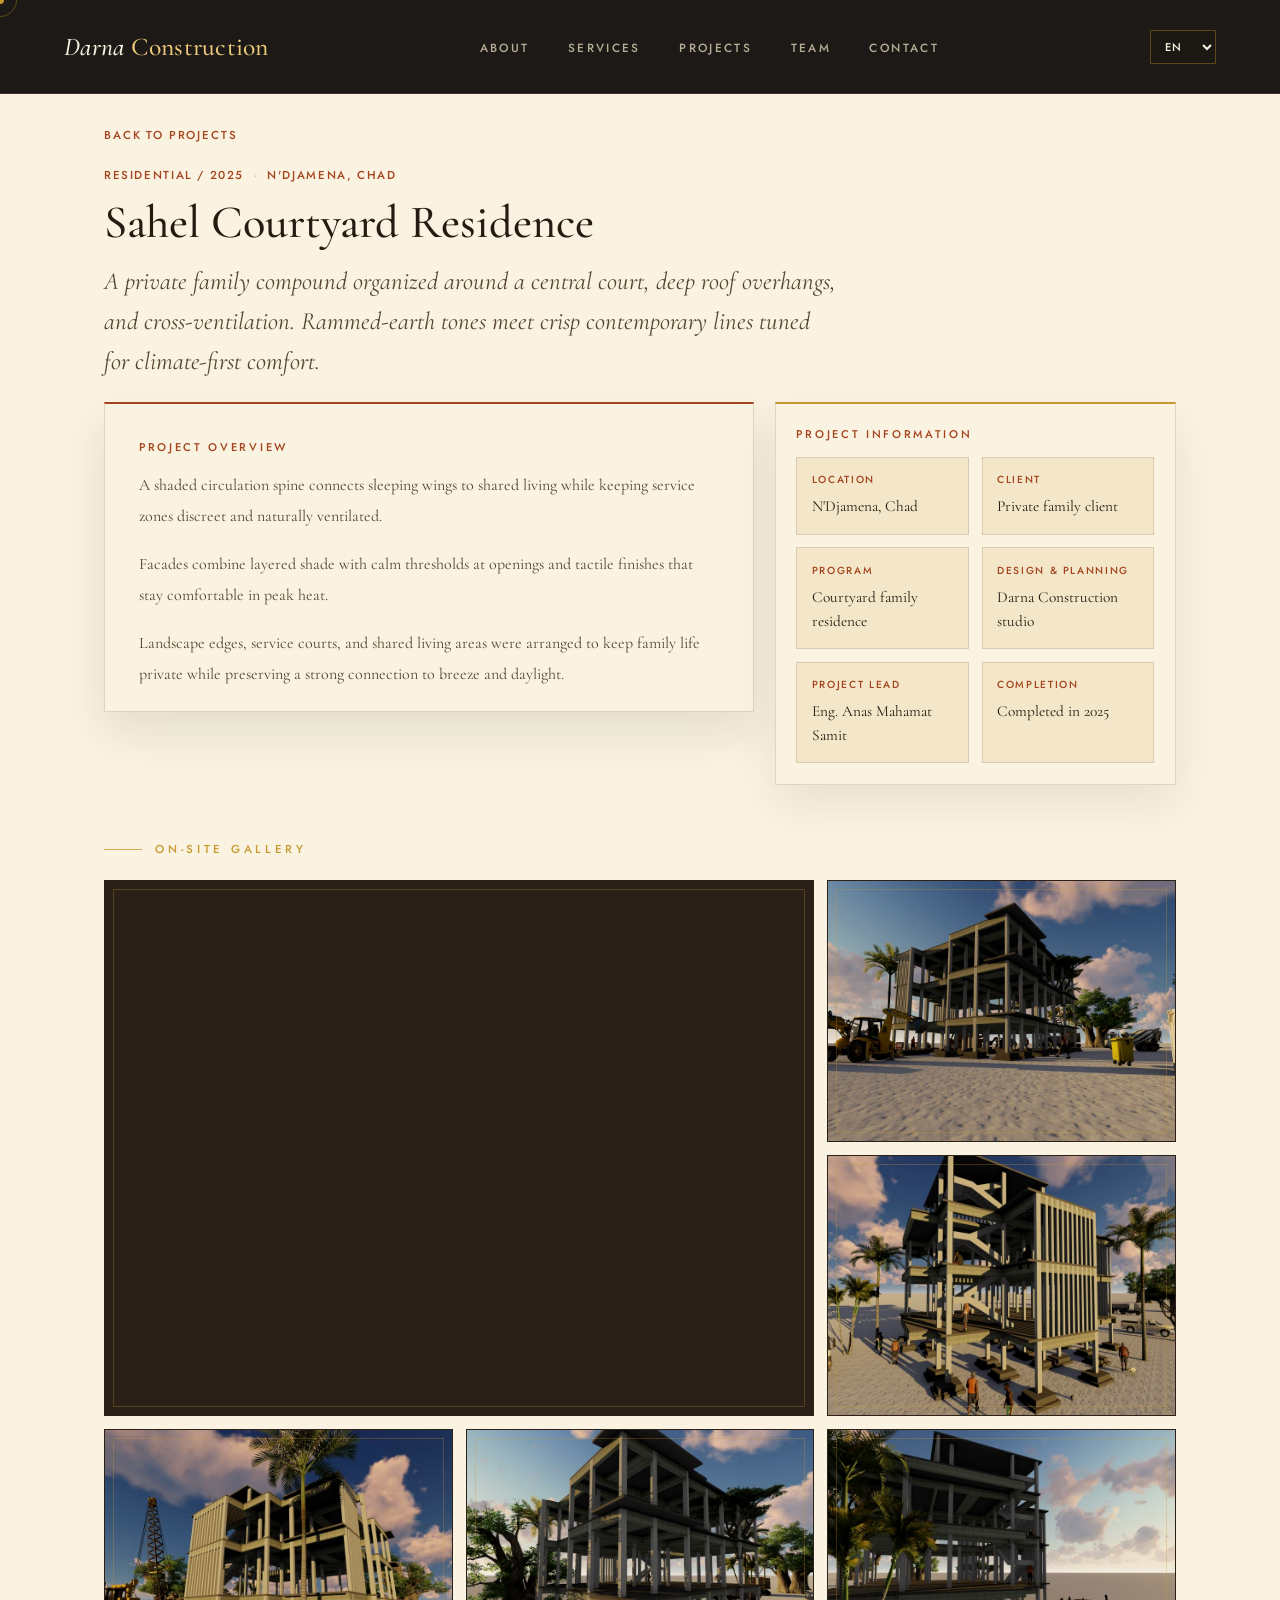
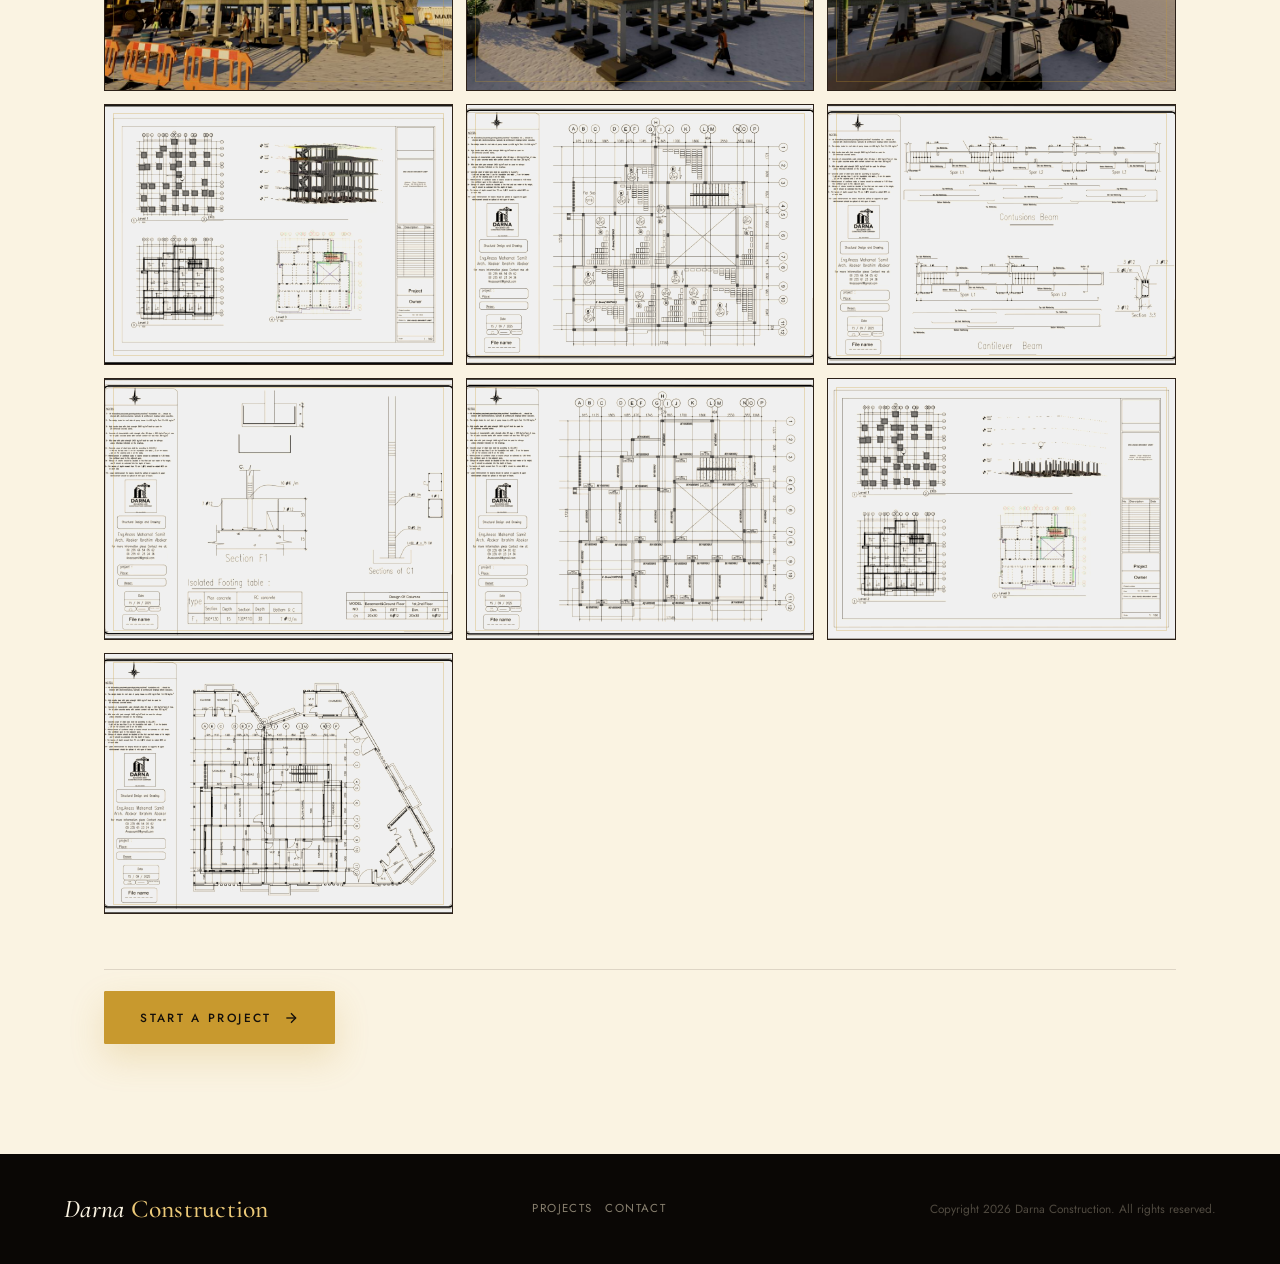
<file: projects/sahel-courtyard-residence.html>
<!DOCTYPE html>
<html lang="en">
<head>
  <meta charset="UTF-8" />
  <meta name="viewport" content="width=device-width, initial-scale=1.0" />
  <title>Sahel Courtyard Residence · Darna Construction</title>
  <link rel="preconnect" href="https://fonts.googleapis.com" />
  <link rel="preconnect" href="https://fonts.gstatic.com" crossorigin />
  <link href="https://fonts.googleapis.com/css2?family=Cormorant+Garamond:ital,wght@0,300;0,400;0,500;0,600;0,700;1,400;1,500;1,600&family=Jost:wght@300;400;500;600;700&display=swap" rel="stylesheet" />
  <link rel="stylesheet" href="../styles.css" />
</head>
<body class="project-subpage" data-static-page-title>

  <div id="page-loader">
    <div class="loader-logo">Darna <span>Construction</span></div>
    <div class="loader-bar"><div class="loader-bar-fill"></div></div>
    <div class="loader-pct" id="loader-pct">0%</div>
  </div>

  <div class="cursor" id="cursor"></div>
  <div class="cursor-ring" id="cursor-ring"></div>

  <nav id="navbar">
    <a href="../index.html" class="nav-logo">Darna <span>Construction</span></a>
    <ul class="nav-links">
      <li><a href="../index.html#about">About</a></li>
      <li><a href="../index.html#services">Services</a></li>
      <li><a href="../index.html#projects">Projects</a></li>
      <li><a href="../index.html#team">Team</a></li>
      <li><a href="../index.html#contact">Contact</a></li>
    </ul>
    <div class="lang-switch-wrap">
      <label for="language-select" class="sr-only">Language</label>
      <select id="language-select" class="language-select" aria-label="Language selector">
        <option value="en">EN</option>
        <option value="fr">FR</option>
        <option value="ar">AR</option>
      </select>
    </div>
    <div class="hamburger" id="hamburger" onclick="toggleMenu()">
      <span></span><span></span><span></span>
    </div>
  </nav>

  <div class="mobile-menu" id="mobile-menu">
    <a href="../index.html#about" onclick="toggleMenu()">About</a>
    <a href="../index.html#services" onclick="toggleMenu()">Services</a>
    <a href="../index.html#projects" onclick="toggleMenu()">Projects</a>
    <a href="../index.html#team" onclick="toggleMenu()">Team</a>
    <a href="../index.html#contact" onclick="toggleMenu()">Contact</a>
    <div class="mobile-language-wrap">
      <label for="language-select-mobile" class="sr-only">Language</label>
      <select id="language-select-mobile" class="language-select" aria-label="Mobile language selector">
        <option value="en">English</option>
        <option value="fr">Francais</option>
        <option value="ar">Arabic</option>
      </select>
    </div>
  </div>

  <main class="project-detail-main">
    <a href="../index.html#projects" class="project-detail-back">Back to Projects</a>

    <header class="project-detail-head">
      <div class="portfolio-meta">
        <span>Residential / 2025</span>
        <span class="portfolio-meta-dot" aria-hidden="true">·</span>
        <span>N'Djamena, Chad</span>
      </div>
      <h1 class="portfolio-project-title">Sahel Courtyard Residence</h1>
      <p class="project-detail-lead">
        A private family compound organized around a central court, deep roof overhangs, and cross-ventilation. Rammed-earth tones meet crisp contemporary lines tuned for climate-first comfort.
      </p>
    </header>

    <div class="project-detail-intro">
      <div class="project-detail-copy reveal">
        <div class="project-detail-block-title">Project overview</div>
        <p>
          A shaded circulation spine connects sleeping wings to shared living while keeping service zones discreet and naturally ventilated.
        </p>
        <p>
          Facades combine layered shade with calm thresholds at openings and tactile finishes that stay comfortable in peak heat.
        </p>
        <p>
          Landscape edges, service courts, and shared living areas were arranged to keep family life private while preserving a strong connection to breeze and daylight.
        </p>
      </div>

      <aside class="project-detail-facts reveal reveal-delay-1">
        <div class="project-detail-facts-card">
          <div class="project-detail-block-title">Project information</div>
          <div class="project-fact-list">
            <div class="project-fact">
              <span class="project-fact-label">Location</span>
              <div class="project-fact-value">N'Djamena, Chad</div>
            </div>
            <div class="project-fact">
              <span class="project-fact-label">Client</span>
              <div class="project-fact-value">Private family client</div>
            </div>
            <div class="project-fact">
              <span class="project-fact-label">Program</span>
              <div class="project-fact-value">Courtyard family residence</div>
            </div>
            <div class="project-fact">
              <span class="project-fact-label">Design &amp; planning</span>
              <div class="project-fact-value">Darna Construction studio</div>
            </div>
            <div class="project-fact">
              <span class="project-fact-label">Project lead</span>
              <div class="project-fact-value">Eng. Anas Mahamat Samit</div>
            </div>
            <div class="project-fact">
              <span class="project-fact-label">Completion</span>
              <div class="project-fact-value">Completed in 2025</div>
            </div>
          </div>
        </div>
      </aside>
    </div>

    <div class="project-detail-gallery-head section-label reveal">On-site gallery</div>
    <div class="portfolio-gallery reveal" data-project="1">
      <div class="portfolio-tile portfolio-tile-feature">
        <video class="portfolio-video" src="../ProjectAssets/Project1/6.mp4" muted loop playsinline autoplay preload="metadata" aria-label="Site walkthrough video"></video>
      </div>
      <figure class="portfolio-tile"><img src="../ProjectAssets/Project1/1.jpeg" alt="Sahel Courtyard Residence — view 1" loading="lazy" width="1600" height="1200" /></figure>
      <figure class="portfolio-tile"><img src="../ProjectAssets/Project1/2.jpeg" alt="Sahel Courtyard Residence — view 2" loading="lazy" width="1600" height="1200" /></figure>
      <figure class="portfolio-tile"><img src="../ProjectAssets/Project1/3.jpeg" alt="Sahel Courtyard Residence — view 3" loading="lazy" width="1600" height="1200" /></figure>
      <figure class="portfolio-tile"><img src="../ProjectAssets/Project1/4.jpeg" alt="Sahel Courtyard Residence — view 4" loading="lazy" width="1600" height="1200" /></figure>
      <figure class="portfolio-tile"><img src="../ProjectAssets/Project1/5.jpeg" alt="Sahel Courtyard Residence — view 5" loading="lazy" width="1600" height="1200" /></figure>
      <figure class="portfolio-tile"><img src="../ProjectAssets/Project1/7.jpeg" alt="Sahel Courtyard Residence — view 6" loading="lazy" width="1600" height="1200" /></figure>
      <figure class="portfolio-tile"><img src="../ProjectAssets/Project1/8.jpeg" alt="Sahel Courtyard Residence — view 7" loading="lazy" width="1600" height="1200" /></figure>
      <figure class="portfolio-tile"><img src="../ProjectAssets/Project1/9.jpeg" alt="Sahel Courtyard Residence — view 8" loading="lazy" width="1600" height="1200" /></figure>
      <figure class="portfolio-tile"><img src="../ProjectAssets/Project1/10.jpeg" alt="Sahel Courtyard Residence — view 9" loading="lazy" width="1600" height="1200" /></figure>
      <figure class="portfolio-tile"><img src="../ProjectAssets/Project1/11.jpeg" alt="Sahel Courtyard Residence — view 10" loading="lazy" width="1600" height="1200" /></figure>
      <figure class="portfolio-tile"><img src="../ProjectAssets/Project1/12.jpeg" alt="Sahel Courtyard Residence — view 11" loading="lazy" width="1600" height="1200" /></figure>
      <figure class="portfolio-tile"><img src="../ProjectAssets/Project1/13.jpeg" alt="Sahel Courtyard Residence — view 12" loading="lazy" width="1600" height="1200" /></figure>
    </div>

    <div class="project-detail-actions reveal">
      <a href="../index.html#contact" class="btn btn-filled">Start a Project
        <svg viewBox="0 0 24 24" fill="none" stroke="currentColor" stroke-width="2"><line x1="5" y1="12" x2="19" y2="12"/><polyline points="12 5 19 12 12 19"/></svg>
      </a>
    </div>
  </main>

  <footer class="project-detail-footer">
    <div class="project-detail-footer-inner">
      <a href="../index.html" class="nav-logo">Darna <span>Construction</span></a>
      <div class="project-detail-footer-links">
        <a href="../index.html#projects">Projects</a>
        <a href="../index.html#contact">Contact</a>
      </div>
      <p class="footer-copyright">Copyright 2026 Darna Construction. All rights reserved.</p>
    </div>
  </footer>

  <button id="back-top" onclick="window.scrollTo({top:0,behavior:'smooth'})" aria-label="Back to top">
    <svg width="16" height="16" viewBox="0 0 24 24" fill="none" stroke="currentColor" stroke-width="2">
      <polyline points="18 15 12 9 6 15"/>
    </svg>
  </button>

  <script src="../main.js"></script>
</body>
</html>
</file>
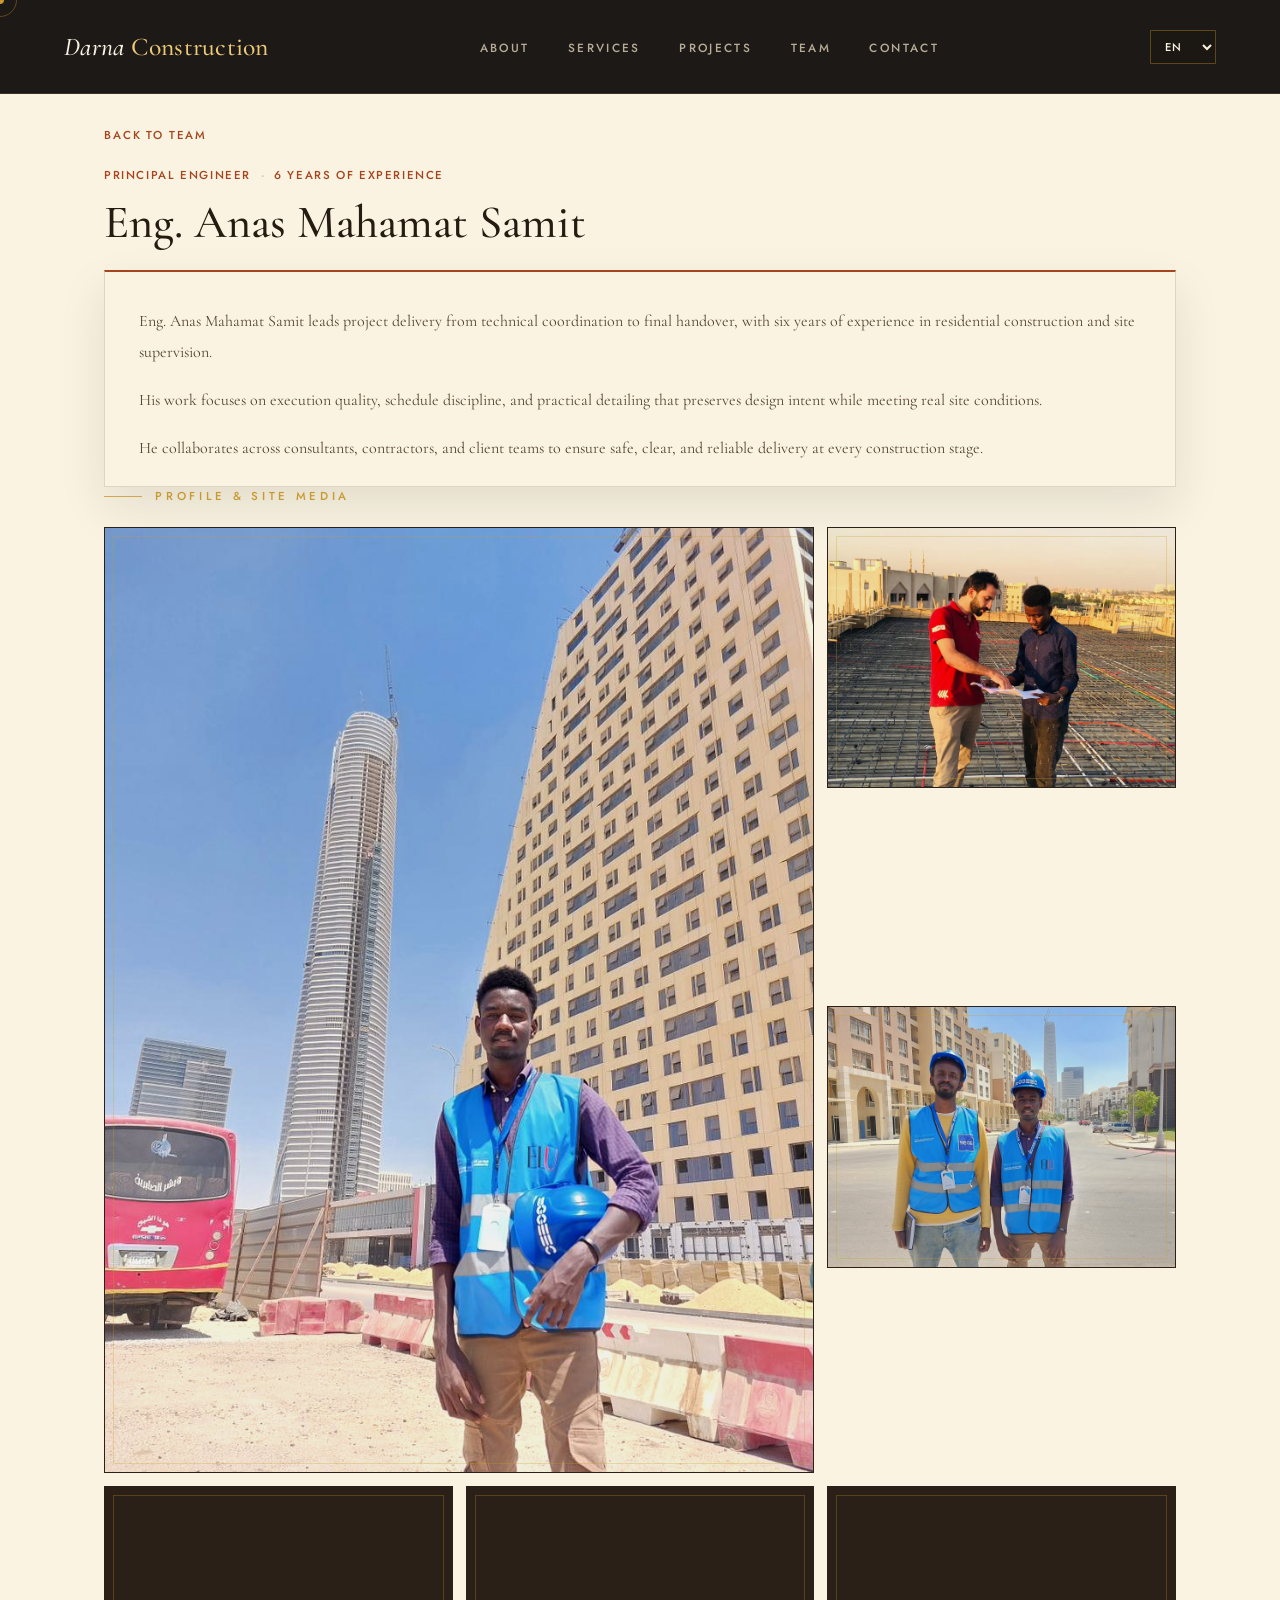
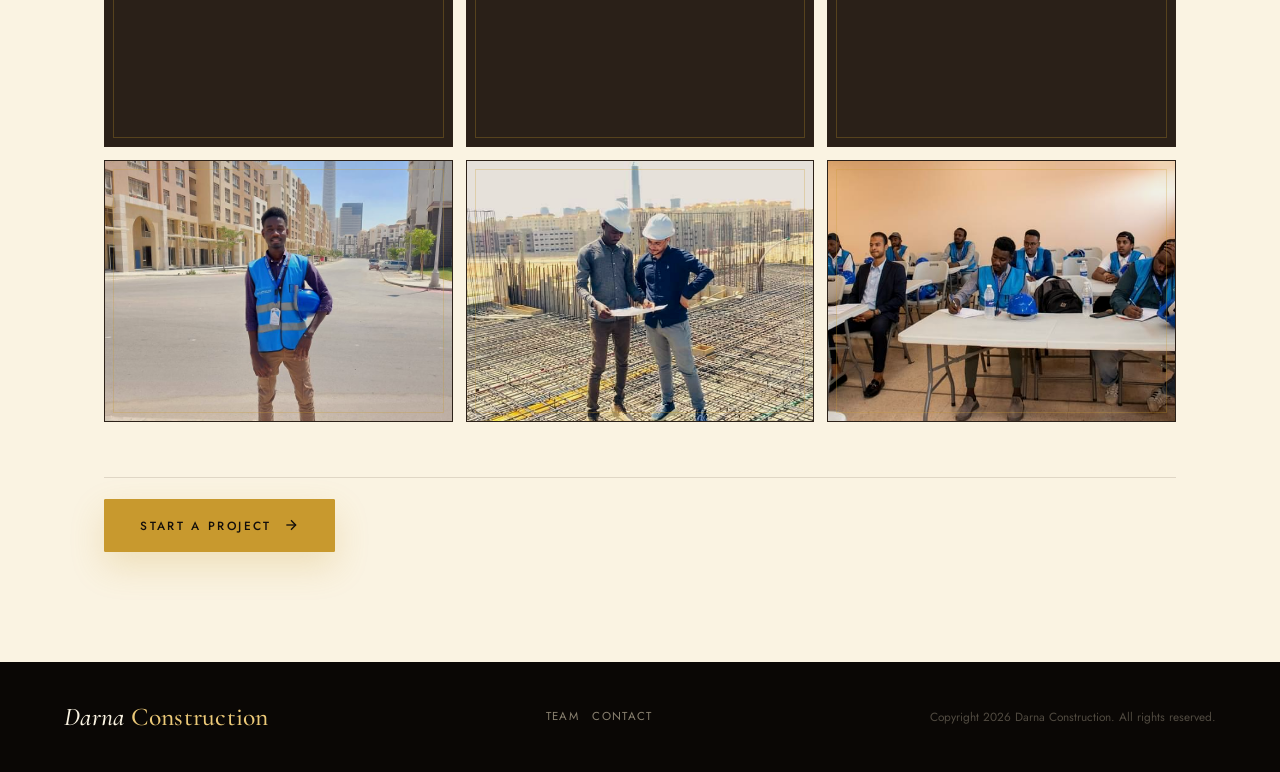
<file: team/eng-annas-mht-samit.html>
<!DOCTYPE html>
<html lang="en">
<head>
  <meta charset="UTF-8" />
  <meta name="viewport" content="width=device-width, initial-scale=1.0" />
  <title>Eng. Anas Mahamat Samit · Team Profile</title>
  <link rel="preconnect" href="https://fonts.googleapis.com" />
  <link rel="preconnect" href="https://fonts.gstatic.com" crossorigin />
  <link href="https://fonts.googleapis.com/css2?family=Cormorant+Garamond:ital,wght@0,300;0,400;0,500;0,600;0,700;1,400;1,500;1,600&family=Jost:wght@300;400;500;600;700&display=swap" rel="stylesheet" />
  <link rel="stylesheet" href="../styles.css" />
</head>
<body class="project-subpage" data-static-page-title>

  <div id="page-loader">
    <div class="loader-logo">Darna <span>Construction</span></div>
    <div class="loader-bar"><div class="loader-bar-fill"></div></div>
    <div class="loader-pct" id="loader-pct">0%</div>
  </div>

  <div class="cursor" id="cursor"></div>
  <div class="cursor-ring" id="cursor-ring"></div>

  <nav id="navbar">
    <a href="../index.html" class="nav-logo">Darna <span>Construction</span></a>
    <ul class="nav-links">
      <li><a href="../index.html#about">About</a></li>
      <li><a href="../index.html#services">Services</a></li>
      <li><a href="../index.html#projects">Projects</a></li>
      <li><a href="../index.html#team">Team</a></li>
      <li><a href="../index.html#contact">Contact</a></li>
    </ul>
    <div class="lang-switch-wrap">
      <label for="language-select" class="sr-only">Language</label>
      <select id="language-select" class="language-select" aria-label="Language selector">
        <option value="en">EN</option>
        <option value="fr">FR</option>
        <option value="ar">AR</option>
      </select>
    </div>
    <div class="hamburger" id="hamburger" onclick="toggleMenu()">
      <span></span><span></span><span></span>
    </div>
  </nav>

  <div class="mobile-menu" id="mobile-menu">
    <a href="../index.html#about" onclick="toggleMenu()">About</a>
    <a href="../index.html#services" onclick="toggleMenu()">Services</a>
    <a href="../index.html#projects" onclick="toggleMenu()">Projects</a>
    <a href="../index.html#team" onclick="toggleMenu()">Team</a>
    <a href="../index.html#contact" onclick="toggleMenu()">Contact</a>
    <div class="mobile-language-wrap">
      <label for="language-select-mobile" class="sr-only">Language</label>
      <select id="language-select-mobile" class="language-select" aria-label="Mobile language selector">
        <option value="en">English</option>
        <option value="fr">Francais</option>
        <option value="ar">Arabic</option>
      </select>
    </div>
  </div>

  <main class="project-detail-main">
    <a href="../index.html#team" class="project-detail-back">Back to Team</a>

    <header class="project-detail-head">
      <div class="portfolio-meta">
        <span>Principal Engineer</span>
        <span class="portfolio-meta-dot" aria-hidden="true">·</span>
        <span>6 Years of Experience</span>
      </div>
      <h1 class="portfolio-project-title">Eng. Anas Mahamat Samit</h1>
    </header>

    <div class="project-detail-copy">
      <p>
        Eng. Anas Mahamat Samit leads project delivery from technical coordination to final handover, with six years of experience in residential construction and site supervision.
      </p>
      <p>
        His work focuses on execution quality, schedule discipline, and practical detailing that preserves design intent while meeting real site conditions.
      </p>
      <p>
        He collaborates across consultants, contractors, and client teams to ensure safe, clear, and reliable delivery at every construction stage.
      </p>
    </div>

    <div class="project-detail-gallery-head section-label reveal">Profile & Site Media</div>
    <div class="portfolio-gallery reveal">
      <figure class="portfolio-tile portfolio-tile-feature"><img src="../ProjectAssets/Team/Eng Annas Mahamat Samit/1.jpeg" alt="Eng. Anas Mahamat Samit portrait" loading="lazy" width="760" height="950" /></figure>
      <figure class="portfolio-tile"><img src="../ProjectAssets/Team/Eng Annas Mahamat Samit/9.jpeg" alt="Eng. Anas on site — view 1" loading="lazy" width="1600" height="1200" /></figure>
      <figure class="portfolio-tile"><img src="../ProjectAssets/Team/Eng Annas Mahamat Samit/2.jpeg" alt="Eng. Anas on site — view 2" loading="lazy" width="1600" height="1200" /></figure>
      <div class="portfolio-tile"><video class="portfolio-video" src="../ProjectAssets/Team/Eng Annas Mahamat Samit/3.mp4" muted loop playsinline autoplay preload="metadata" aria-label="Eng. Anas on site video 1"></video></div>
      <div class="portfolio-tile"><video class="portfolio-video" src="../ProjectAssets/Team/Eng Annas Mahamat Samit/4.mp4" muted loop playsinline autoplay preload="metadata" aria-label="Eng. Anas on site video 2"></video></div>
      <div class="portfolio-tile"><video class="portfolio-video" src="../ProjectAssets/Team/Eng Annas Mahamat Samit/5.mp4" muted loop playsinline autoplay preload="metadata" aria-label="Eng. Anas on site video 3"></video></div>
      <figure class="portfolio-tile"><img src="../ProjectAssets/Team/Eng Annas Mahamat Samit/6.jpeg" alt="Eng. Anas on site — view 3" loading="lazy" width="1600" height="1200" /></figure>
      <figure class="portfolio-tile"><img src="../ProjectAssets/Team/Eng Annas Mahamat Samit/7.jpeg" alt="Eng. Anas on site — view 4" loading="lazy" width="1600" height="1200" /></figure>
      <figure class="portfolio-tile"><img src="../ProjectAssets/Team/Eng Annas Mahamat Samit/8.jpeg" alt="Eng. Anas on site — view 5" loading="lazy" width="1600" height="1200" /></figure>
    </div>

    <div class="project-detail-actions reveal">
      <a href="../index.html#contact" class="btn btn-filled">Start a Project
        <svg viewBox="0 0 24 24" fill="none" stroke="currentColor" stroke-width="2"><line x1="5" y1="12" x2="19" y2="12"/><polyline points="12 5 19 12 12 19"/></svg>
      </a>
    </div>
  </main>

  <footer class="project-detail-footer">
    <div class="project-detail-footer-inner">
      <a href="../index.html" class="nav-logo">Darna <span>Construction</span></a>
      <div class="project-detail-footer-links">
        <a href="../index.html#team">Team</a>
        <a href="../index.html#contact">Contact</a>
      </div>
      <p class="footer-copyright">Copyright 2026 Darna Construction. All rights reserved.</p>
    </div>
  </footer>

  <button id="back-top" onclick="window.scrollTo({top:0,behavior:'smooth'})" aria-label="Back to top">
    <svg width="16" height="16" viewBox="0 0 24 24" fill="none" stroke="currentColor" stroke-width="2">
      <polyline points="18 15 12 9 6 15"/>
    </svg>
  </button>

  <script src="../main.js"></script>
</body>
</html>
</file>
<file: styles.css>
/* ═══════════════════════════════════════════════════════════════
   DARNA CONSTRUCTION — Gallery Edition
   A Renaissance-painting aesthetic: chiaroscuro, gilt framing,
   classical serif type, and golden-ratio proportion (φ ≈ 1.618).
   ═══════════════════════════════════════════════════════════════ */

*, *::before, *::after { margin: 0; padding: 0; box-sizing: border-box; }

:root {
  /* ── palette : chiaroscuro (deep umber ground, warm gilt light) ── */
  --void:        #0a0705;
  --umber-900:   #130f0b;
  --umber-800:   #1c1611;
  --umber-700:   #2a2018;
  --umber-600:   #3c2e21;
  --umber-line:  rgba(232, 205, 150, .14);

  --canvas-100:  #faf3e2;
  --canvas-200:  #f3e6c9;
  --canvas-300:  #e7d3a8;
  --canvas-line: rgba(58, 41, 22, .14);

  --ink:         #251b10;
  --ink-soft:    #55452f;

  --gold:        #c8992e;
  --gold-bright: #ecc978;
  --gold-dim:    rgba(200, 153, 46, .38);
  --gold-faint:  rgba(200, 153, 46, .14);
  --ember:       #a5451f;
  --ember-bright:#c9683a;

  --dark:  var(--umber-800);
  --black: var(--void);
  --light: var(--canvas-100);
  --white: var(--canvas-100);
  --muted: var(--umber-700);
  --grey:  var(--ink-soft);
  --accent: var(--gold);
  --leaf: var(--ember);
  --line: var(--canvas-line);

  --serif: 'Cormorant Garamond', 'Times New Roman', serif;
  --sans:  'Jost', sans-serif;

  /* ── golden-ratio spacing rhythm (φ ≈ 1.618) ── */
  --sp-1: .5rem;
  --sp-2: .809rem;
  --sp-3: 1.309rem;
  --sp-4: 2.118rem;
  --sp-5: 3.427rem;
  --sp-6: 5.545rem;
  --sp-7: 8.972rem;
}

html { scroll-behavior: smooth; font-size: 16px; }

body {
  font-family: var(--serif);
  font-size: 1.06rem;
  background: var(--void);
  color: var(--canvas-200);
  overflow-x: hidden;
  line-height: 1.65;
}

img { display: block; width: 100%; object-fit: cover; }
a  { text-decoration: none; color: inherit; }
ul { list-style: none; }

.sr-only {
  position: absolute; width: 1px; height: 1px; margin: -1px; padding: 0;
  overflow: hidden; clip: rect(0, 0, 0, 0); border: 0;
}

/* photography reads warm and painterly, not digital-flat */
.portfolio-preview-media img, .portfolio-preview-media .portfolio-video,
.portfolio-tile img, .portfolio-tile .portfolio-video,
.team-photo-img, .hero-card { filter: saturate(1.04); }
.portfolio-preview-media img, .portfolio-preview-media .portfolio-video,
.portfolio-tile img, .portfolio-tile .portfolio-video,
.team-photo-img {
  filter: sepia(.14) saturate(1.12) contrast(1.06) brightness(.94);
}
.about-image svg { filter: sepia(.08) contrast(1.04) saturate(.92) brightness(.98); }

/* ─────────────────  SHARED TYPE / UI  ───────────────── */
.section-label {
  font-family: var(--sans);
  font-size: .72rem;
  font-weight: 500;
  letter-spacing: .32em;
  text-transform: uppercase;
  color: var(--gold);
  display: flex;
  align-items: center;
  gap: var(--sp-2);
}
.section-label::before {
  content: '';
  display: inline-block;
  width: 2.4rem;
  height: 1px;
  background: currentColor;
  opacity: .8;
}

.section-title {
  font-family: var(--serif);
  font-weight: 500;
  font-size: clamp(2.2rem, 4.6vw, 4.24rem);
  line-height: 1.08;
  letter-spacing: -.01em;
  color: var(--canvas-100);
}
.section-title em {
  font-style: italic;
  font-weight: 500;
  color: var(--gold-bright);
}
#about .section-title,
#projects .section-title,
#team .section-title { color: var(--ink); }
#about .section-title em,
#projects .section-title em,
#team .section-title em { color: var(--ember); }

.btn {
  display: inline-flex;
  align-items: center;
  gap: .7rem;
  font-family: var(--sans);
  font-size: .74rem;
  font-weight: 500;
  letter-spacing: .2em;
  text-transform: uppercase;
  padding: 1rem 2.2rem;
  border: 1px solid currentColor;
  border-radius: 1px;
  transition: background .35s ease, color .35s ease, box-shadow .35s ease;
  cursor: pointer;
}
.btn-dark {
  color: var(--canvas-100);
  border-color: rgba(250, 243, 226, .4);
}
.btn-dark:hover { background: rgba(250, 243, 226, .1); border-color: rgba(250,243,226,.7); }

.btn-accent {
  color: var(--gold-bright);
  border-color: var(--gold-dim);
  background: rgba(200, 153, 46, .06);
}
.btn-accent:hover { background: var(--gold); color: var(--umber-900); border-color: var(--gold); }

.btn-filled {
  background: var(--gold);
  color: var(--umber-900);
  border-color: var(--gold);
  box-shadow: 0 14px 34px rgba(200, 153, 46, .22);
}
.btn-filled:hover { background: var(--gold-bright); box-shadow: 0 18px 42px rgba(200, 153, 46, .32); }

.btn svg { width: 1rem; height: 1rem; transition: transform .3s; }
.btn:hover svg { transform: translateX(4px); }

/* frame-plate: a museum mat with gilt hairline + four pin-nail corners */
.hero-card,
.stat-item,
.service-card,
.team-card,
.testi-card,
.process-step,
.portfolio-preview-card,
.project-detail-copy,
.project-detail-facts-card,
.project-fact,
.contact-detail {
  position: relative;
  background-image:
    radial-gradient(circle, var(--gold) 0 1.6px, transparent 2px),
    radial-gradient(circle, var(--gold) 0 1.6px, transparent 2px),
    radial-gradient(circle, var(--gold) 0 1.6px, transparent 2px),
    radial-gradient(circle, var(--gold) 0 1.6px, transparent 2px);
  background-repeat: no-repeat;
  background-size: 5px 5px;
  background-position:
    11px 11px, calc(100% - 11px) 11px,
    11px calc(100% - 11px), calc(100% - 11px) calc(100% - 11px);
  opacity: 1;
}

/* ─────────────────  NAVBAR  ───────────────── */
#navbar {
  position: fixed;
  inset: 0 0 auto;
  z-index: 1000;
  padding: 1.6rem 5vw;
  display: flex;
  align-items: center;
  justify-content: space-between;
  background: linear-gradient(180deg, rgba(10, 7, 5, .78) 0%, rgba(10, 7, 5, 0) 100%);
  transition: background .4s, padding .4s, box-shadow .4s, border-color .4s;
  border-bottom: 1px solid transparent;
}
#navbar.scrolled {
  background: rgba(10, 7, 5, .92);
  padding: 1.05rem 5vw;
  border-bottom: 1px solid var(--umber-line);
  box-shadow: 0 2px 40px rgba(0,0,0,.4);
  backdrop-filter: blur(10px);
}

.nav-logo {
  font-family: var(--serif);
  font-size: 1.6rem;
  font-weight: 500;
  font-style: italic;
  letter-spacing: .01em;
  color: var(--canvas-100);
}
.nav-logo span { color: var(--gold-bright); font-style: normal; }

.nav-links { display: flex; gap: 2.4rem; }
.nav-links a {
  font-family: var(--sans);
  font-size: .74rem;
  font-weight: 500;
  letter-spacing: .2em;
  text-transform: uppercase;
  color: rgba(243, 230, 201, .72);
  position: relative;
  transition: color .3s;
}
.nav-links a::after {
  content: '';
  position: absolute;
  bottom: -6px;
  left: 0;
  width: 0;
  height: 1px;
  background: var(--gold-bright);
  transition: width .3s;
}
.nav-links a:hover { color: var(--canvas-100); }
.nav-links a:hover::after { width: 100%; }

.lang-switch-wrap { display: flex; align-items: center; }
.language-select {
  min-width: 66px;
  height: 2.1rem;
  border-radius: 1px;
  border: 1px solid var(--gold-dim);
  background: rgba(28, 22, 17, .6);
  color: var(--canvas-100);
  font-family: var(--sans);
  font-size: .7rem;
  font-weight: 500;
  letter-spacing: .1em;
  padding: 0 .6rem;
}

.hamburger {
  display: none;
  flex-direction: column;
  gap: 5px;
  cursor: pointer;
  z-index: 1001;
}
.hamburger span {
  display: block;
  width: 24px;
  height: 1.5px;
  background: var(--canvas-100);
  transition: transform .3s, opacity .3s;
}
.hamburger.open span:nth-child(1) { transform: translateY(6.5px) rotate(45deg); }
.hamburger.open span:nth-child(2) { opacity: 0; }
.hamburger.open span:nth-child(3) { transform: translateY(-6.5px) rotate(-45deg); }

.mobile-menu {
  display: flex;
  position: fixed;
  inset: 0 0 0 auto;
  width: min(86vw, 340px);
  z-index: 999;
  flex-direction: column;
  align-items: stretch;
  justify-content: center;
  gap: 1rem;
  padding: 2rem 1.6rem;
  background:
    radial-gradient(circle at 85% 10%, rgba(200, 153, 46, .1), transparent 40%),
    linear-gradient(180deg, #171310 0%, #0a0705 100%);
  border-left: 1px solid var(--umber-line);
  box-shadow: -20px 0 60px rgba(0,0,0,.5);
  transform: translateX(110%);
  opacity: 0;
  visibility: hidden;
  pointer-events: none;
  transition: transform .35s ease, opacity .35s ease, visibility .35s ease;
}
.mobile-menu.open { transform: translateX(0); opacity: 1; visibility: visible; pointer-events: auto; }
.mobile-menu a {
  font-family: var(--serif);
  font-size: 1.7rem;
  font-style: italic;
  color: var(--canvas-100);
  letter-spacing: .01em;
  padding: .6rem 0;
  border-bottom: 1px solid var(--umber-line);
  transition: color .3s;
}
.mobile-menu a:hover { color: var(--gold-bright); }
.mobile-language-wrap { margin-top: 1rem; }

body.rtl { direction: rtl; }
body.rtl .mobile-menu { inset: 0 auto 0 0; border-left: none; border-right: 1px solid var(--umber-line); transform: translateX(-110%); box-shadow: 20px 0 60px rgba(0,0,0,.5); }
body.rtl .mobile-menu.open { transform: translateX(0); }
body.rtl .section-label { flex-direction: row-reverse; }
body.rtl .hero-actions, body.rtl .hero-badges, body.rtl .footer-socials, body.rtl .footer-bottom-links { flex-direction: row-reverse; }

/* ─────────────────  HERO  ───────────────── */
#hero {
  position: relative;
  min-height: 100vh;
  min-height: 100svh;
  display: grid;
  grid-template-columns: 1.618fr 1fr;
  align-items: center;
  gap: var(--sp-5);
  padding: 9rem 5vw var(--sp-6);
  overflow: hidden;
  border-bottom: 1px solid var(--umber-line);
}

.hero-bg {
  position: absolute;
  inset: 0;
  background: radial-gradient(ellipse 60% 55% at 74% 32%, rgba(200, 153, 46, .16) 0%, transparent 60%),
              linear-gradient(160deg, #171310 0%, #0e0b08 46%, #0a0705 100%);
}
.hero-bg::before {
  content: '';
  position: absolute;
  inset: 0;
  background-image:
    linear-gradient(rgba(232, 205, 150, .05) 1px, transparent 1px),
    linear-gradient(90deg, rgba(232, 205, 150, .05) 1px, transparent 1px);
  background-size: 84px 84px;
  mask-image: radial-gradient(ellipse 70% 70% at 50% 40%, black 0%, transparent 75%);
}
.hero-bg::after {
  content: '';
  position: absolute;
  inset: 0;
  background: radial-gradient(ellipse 90% 60% at 50% 100%, rgba(10,7,5,.9) 0%, transparent 55%);
}

.hero-lines {
  position: absolute;
  top: 8%;
  right: 3%;
  width: min(36vw, 480px);
  opacity: .5;
  filter: drop-shadow(0 20px 40px rgba(0,0,0,.5));
}

.hero-content { position: relative; z-index: 1; max-width: 740px; }
.hero-content .section-label { margin-bottom: var(--sp-3); }

.hero-title {
  font-family: var(--serif);
  font-size: clamp(3rem, 6.4vw, 6.85rem);
  font-weight: 500;
  line-height: .98;
  letter-spacing: -.015em;
  color: var(--canvas-100);
  margin-bottom: var(--sp-3);
}
.hero-title em { font-style: italic; font-weight: 500; color: var(--gold-bright); }

.hero-sub {
  font-size: 1.08rem;
  color: rgba(243, 230, 201, .68);
  line-height: 1.85;
  max-width: 480px;
  margin-bottom: var(--sp-4);
}

.hero-actions { display: flex; gap: 1rem; flex-wrap: wrap; margin-bottom: var(--sp-3); }

.hero-badges { display: flex; flex-wrap: wrap; gap: .65rem; }
.hero-badge {
  padding: .65rem 1.1rem;
  border: 1px solid var(--umber-line);
  background: rgba(28, 22, 17, .5);
  font-family: var(--sans);
  font-size: .74rem;
  font-weight: 500;
  letter-spacing: .06em;
  color: var(--canvas-200);
}

.hero-showcase {
  position: relative;
  z-index: 1;
  min-height: 30rem;
  display: flex;
  flex-direction: column;
  justify-content: flex-end;
  align-items: stretch;
  gap: var(--sp-3);
}

.hero-card {
  padding: var(--sp-4);
  background: linear-gradient(180deg, rgba(28, 22, 17, .92), rgba(19, 15, 11, .96));
  border: 1px solid var(--gold-dim);
  border-top: 2px solid var(--gold);
  box-shadow: 0 30px 70px rgba(0,0,0,.55);
}
.hero-card-kicker {
  margin-bottom: .65rem;
  font-family: var(--sans);
  font-size: .7rem;
  font-weight: 500;
  letter-spacing: .2em;
  text-transform: uppercase;
  color: var(--gold);
}
.hero-card h3 {
  font-family: var(--serif);
  font-style: italic;
  font-size: 1.7rem;
  line-height: 1.1;
  margin-bottom: .75rem;
  color: var(--canvas-100);
}
.hero-card p { font-size: .92rem; line-height: 1.75; color: rgba(243, 230, 201, .62); }

.hero-mini-grid { display: grid; grid-template-columns: repeat(2, minmax(0, 1fr)); gap: var(--sp-2); }
.hero-mini { padding: var(--sp-3); background: rgba(200, 153, 46, .07); border: 1px solid var(--gold-faint); }
.hero-mini strong { display: block; margin-bottom: .3rem; font-family: var(--serif); font-size: 1.05rem; font-weight: 500; color: var(--gold-bright); }
.hero-mini span { display: block; font-size: .78rem; line-height: 1.5; color: rgba(243, 230, 201, .58); }

.hero-scroll {
  position: absolute;
  top: 50%;
  right: 1.4rem;
  transform: translateY(-50%) rotate(180deg);
  writing-mode: vertical-rl;
  display: flex;
  flex-direction: column;
  align-items: center;
  gap: .8rem;
  color: rgba(243, 230, 201, .4);
  font-family: var(--sans);
  font-size: .65rem;
  letter-spacing: .24em;
  text-transform: uppercase;
  z-index: 1;
}
.hero-scroll::after {
  content: '';
  display: block;
  width: 1px;
  height: 50px;
  background: linear-gradient(to bottom, var(--gold), transparent);
  animation: scrollLine 2.2s ease-in-out infinite;
}
@keyframes scrollLine { 0%,100% { transform: scaleY(1); opacity: 1; } 50% { transform: scaleY(.4); opacity: .4; } }

/* ─────────────────  TICKER  ───────────────── */
.ticker-wrap {
  background: linear-gradient(90deg, var(--gold) 0%, #b98235 100%);
  padding: .8rem 0;
  overflow: hidden;
  white-space: nowrap;
}
.ticker-track { display: inline-block; animation: ticker 32s linear infinite; }
.ticker-track span {
  font-family: var(--sans);
  font-size: .72rem;
  font-weight: 500;
  letter-spacing: .24em;
  text-transform: uppercase;
  color: var(--umber-900);
  padding: 0 2.4rem;
}
.ticker-track span::before {
  content: '❖';
  margin-right: 2.4rem;
  opacity: .6;
}
@keyframes ticker { from { transform: translateX(0); } to { transform: translateX(-50%); } }

/* ─────────────────  STATS  ───────────────── */
#stats {
  background: var(--void);
  padding: var(--sp-6) 5vw;
  display: grid;
  grid-template-columns: repeat(auto-fit, minmax(200px, 1fr));
  gap: var(--sp-3);
  border-bottom: 1px solid var(--umber-line);
}
.stat-item {
  padding: var(--sp-4) var(--sp-3);
  text-align: center;
  background: rgba(28, 22, 17, .4);
  border: 1px solid var(--umber-line);
}
.stat-num {
  font-family: var(--serif);
  font-size: clamp(2.6rem, 5vw, 4.9rem);
  font-weight: 500;
  color: var(--canvas-100);
  line-height: 1;
}
.stat-num span { color: var(--gold-bright); }
.stat-label {
  margin-top: .6rem;
  font-family: var(--sans);
  font-size: .72rem;
  font-weight: 500;
  letter-spacing: .18em;
  text-transform: uppercase;
  color: rgba(243, 230, 201, .48);
}

/* ─────────────────  ABOUT  ───────────────── */
#about {
  display: grid;
  grid-template-columns: 1.618fr 1fr;
  min-height: 90vh;
  background: var(--canvas-100);
}
.about-image {
  position: relative;
  overflow: hidden;
  min-height: 560px;
  border-right: 1px solid var(--canvas-line);
}
.about-image::after {
  content: '';
  position: absolute;
  inset: 14px;
  border: 1px solid rgba(58, 41, 22, .3);
  pointer-events: none;
}
.about-image img {
  height: 100%;
  object-fit: cover;
  transition: transform 1s ease;
}
.about-image:hover img { transform: scale(1.03); }

.about-year {
  position: absolute;
  top: var(--sp-3);
  left: var(--sp-3);
  background: var(--umber-900);
  color: var(--canvas-100);
  padding: 1.1rem 1.3rem;
  text-align: center;
  border: 1px solid var(--gold-dim);
}
.about-year strong { display: block; font-family: var(--serif); font-size: 1.5rem; font-weight: 500; line-height: 1; color: var(--gold-bright); }
.about-year small  { font-family: var(--sans); font-size: .62rem; letter-spacing: .16em; text-transform: uppercase; color: rgba(250,243,226,.6); }

.about-content {
  padding: var(--sp-6) var(--sp-5);
  display: flex;
  flex-direction: column;
  justify-content: center;
  gap: var(--sp-3);
}
.about-content p {
  font-size: 1.05rem;
  line-height: 1.9;
  color: var(--ink-soft);
  max-width: 520px;
}
.about-features { display: grid; grid-template-columns: 1fr 1fr; gap: .85rem; margin-top: .3rem; }
.about-feature {
  display: flex;
  align-items: center;
  gap: .6rem;
  font-family: var(--sans);
  font-size: .78rem;
  font-weight: 500;
  letter-spacing: .05em;
  color: var(--ink);
  padding: .55rem 0;
  border-bottom: 1px solid var(--canvas-line);
}
.about-feature::before {
  content: '';
  width: .4rem;
  height: .4rem;
  background: var(--ember);
  transform: rotate(45deg);
  flex-shrink: 0;
}

/* ─────────────────  SERVICES  ───────────────── */
#services {
  padding: var(--sp-6) 5vw;
  background:
    radial-gradient(ellipse 60% 40% at 20% 0%, rgba(200, 153, 46, .07), transparent 60%),
    var(--umber-900);
  border-bottom: 1px solid var(--umber-line);
}
.services-header {
  display: flex;
  align-items: flex-end;
  justify-content: space-between;
  margin-bottom: var(--sp-5);
  flex-wrap: wrap;
  gap: var(--sp-2);
}
.services-grid {
  display: grid;
  grid-template-columns: repeat(auto-fit, minmax(300px, 1fr));
  gap: var(--sp-3);
}
.service-card {
  background: linear-gradient(180deg, rgba(28, 22, 17, .82), rgba(19, 15, 11, .92));
  border: 1px solid var(--umber-line);
  border-top: 2px solid var(--gold-dim);
  padding: var(--sp-4) var(--sp-3);
  transition: border-color .4s ease, transform .4s ease, box-shadow .4s ease;
}
.service-card:hover {
  border-top-color: var(--gold);
  transform: translateY(-6px);
  box-shadow: 0 30px 60px rgba(0,0,0,.4);
}
.service-number {
  font-family: var(--serif);
  font-size: 3.6rem;
  font-weight: 500;
  color: rgba(200, 153, 46, .16);
  line-height: 1;
  margin-bottom: var(--sp-2);
}
.service-icon { width: 2.6rem; height: 2.6rem; margin-bottom: var(--sp-2); color: var(--gold); }
.service-title {
  font-family: var(--serif);
  font-size: 1.55rem;
  font-weight: 500;
  color: var(--canvas-100);
  margin-bottom: .7rem;
}
.service-desc { font-size: .9rem; line-height: 1.85; color: rgba(243, 230, 201, .5); }
.service-link {
  display: inline-flex;
  align-items: center;
  gap: .5rem;
  margin-top: var(--sp-3);
  font-family: var(--sans);
  font-size: .7rem;
  font-weight: 500;
  letter-spacing: .16em;
  text-transform: uppercase;
  color: var(--gold-bright);
  transition: gap .3s;
}
.service-link:hover { gap: .9rem; }

/* ─────────────────  PORTFOLIO  ───────────────── */
#projects { padding: var(--sp-6) 5vw; background: var(--canvas-100); }
.portfolio-header {
  display: flex;
  align-items: flex-end;
  justify-content: space-between;
  gap: var(--sp-3);
  margin-bottom: var(--sp-5);
  flex-wrap: wrap;
}
.portfolio-header .section-title { max-width: 22ch; }
.portfolio-lead { margin-top: var(--sp-2); max-width: 42rem; font-size: 1rem; line-height: 1.9; color: var(--ink-soft); }

.portfolio-preview-grid { display: grid; grid-template-columns: repeat(2, 1fr); gap: var(--sp-3); }
.portfolio-preview-card {
  display: grid;
  grid-template-columns: minmax(0, 1.618fr) minmax(0, 1fr);
  background: var(--canvas-100);
  overflow: hidden;
  align-items: stretch;
  min-height: 300px;
  border: 1px solid var(--canvas-line);
  border-top: 2px solid var(--ember);
  box-shadow: 0 20px 44px rgba(37, 27, 16, .1);
  transition: transform .4s ease, box-shadow .4s ease, border-color .4s ease;
}
.portfolio-preview-card:hover { transform: translateY(-6px); box-shadow: 0 28px 60px rgba(37, 27, 16, .16); border-top-color: var(--gold); }
.portfolio-preview-media { display: block; position: relative; min-height: 280px; overflow: hidden; background: var(--umber-700); }
.portfolio-preview-media::after {
  content: '';
  position: absolute; inset: 0;
  background: linear-gradient(180deg, rgba(10,7,5,0) 55%, rgba(10,7,5,.35) 100%);
}
.portfolio-preview-media img, .portfolio-preview-media .portfolio-video {
  width: 100%; height: 100%; min-height: 280px; object-fit: cover; display: block; transition: transform .9s ease;
}
.portfolio-preview-card:hover .portfolio-preview-media img,
.portfolio-preview-card:hover .portfolio-preview-media .portfolio-video { transform: scale(1.05); }
.portfolio-preview-body { padding: var(--sp-4) var(--sp-3); display: flex; flex-direction: column; justify-content: center; gap: .8rem; }
.portfolio-preview-body .portfolio-meta,
.portfolio-preview-body .portfolio-project-title,
.portfolio-preview-body .portfolio-project-desc { margin-bottom: 0; }
.portfolio-preview-excerpt {
  display: -webkit-box; -webkit-line-clamp: 3; line-clamp: 3; -webkit-box-orient: vertical;
  overflow: hidden; margin-bottom: .2rem; color: var(--ink-soft);
}
.portfolio-preview-cta { align-self: flex-start; margin-top: .2rem; }

@media (max-width: 960px) { .portfolio-preview-grid { grid-template-columns: 1fr; } }
@media (max-width: 720px) {
  .portfolio-preview-card { grid-template-columns: 1fr; }
  .portfolio-preview-media, .portfolio-preview-media img, .portfolio-preview-media .portfolio-video { min-height: 220px; }
  .portfolio-preview-body { padding: var(--sp-3) 1.5rem 1.6rem; }
}

/* Project detail subpages */
.project-subpage #navbar { background: rgba(10,7,5,.92); border-bottom: 1px solid var(--umber-line); }
.project-subpage body,
body.project-subpage { background: var(--canvas-100); color: var(--ink); }
.project-detail-main { padding: 7.5rem 5vw var(--sp-5); max-width: 1200px; margin: 0 auto; }
.project-detail-back {
  display: inline-flex; align-items: center; gap: .5rem;
  font-family: var(--sans); font-size: .72rem; font-weight: 500; letter-spacing: .16em; text-transform: uppercase;
  color: var(--ember); margin-bottom: var(--sp-3); transition: gap .25s ease;
}
.project-detail-back:hover { gap: .75rem; }
.project-detail-head { max-width: 58rem; margin-bottom: var(--sp-3); }
.project-detail-head .portfolio-project-title { font-size: clamp(1.9rem, 4vw, 2.9rem); }
.project-detail-lead {
  max-width: 46rem; margin-top: var(--sp-2);
  font-family: var(--serif); font-style: italic; font-size: clamp(1.2rem, 2.2vw, 1.55rem);
  line-height: 1.6; color: var(--ink-soft);
}
.project-detail-intro { display: grid; grid-template-columns: minmax(0, 1.618fr) minmax(280px, 1fr); gap: var(--sp-3); align-items: start; margin-bottom: var(--sp-5); }
.project-detail-copy {
  max-width: none; margin-bottom: 0; padding: var(--sp-4) var(--sp-4) var(--sp-3);
  background: var(--canvas-100); border: 1px solid var(--canvas-line); border-top: 2px solid var(--ember);
  box-shadow: 0 20px 44px rgba(37, 27, 16, .1);
}
.project-detail-block-title {
  font-family: var(--sans); font-size: .7rem; font-weight: 500; letter-spacing: .24em; text-transform: uppercase;
  color: var(--ember); margin-bottom: var(--sp-2);
}
.project-detail-copy p { font-size: 1rem; line-height: 1.95; color: var(--ink-soft); margin-bottom: 1.05rem; }
.project-detail-copy p:last-child { margin-bottom: 0; }
.project-detail-facts { display: grid; gap: var(--sp-2); }
.project-detail-facts-card {
  padding: var(--sp-3); background: var(--canvas-100); border: 1px solid var(--canvas-line); border-top: 2px solid var(--gold);
  box-shadow: 0 20px 44px rgba(37, 27, 16, .08); position: sticky; top: 7.5rem;
}
.project-fact-list { display: grid; grid-template-columns: repeat(2, minmax(0, 1fr)); gap: .8rem; }
.project-fact { min-width: 0; padding: .9rem; background: var(--canvas-200); border: 1px solid var(--canvas-line); }
.project-fact-label { display: block; font-family: var(--sans); font-size: .64rem; font-weight: 500; letter-spacing: .16em; text-transform: uppercase; color: var(--ember); margin-bottom: .4rem; }
.project-fact-value { font-size: .96rem; line-height: 1.55; color: var(--ink); }
.project-detail-gallery-head { margin-bottom: var(--sp-3); }
.project-detail-actions { margin-top: var(--sp-5); padding-top: var(--sp-3); border-top: 1px solid var(--canvas-line); }
.project-detail-footer { margin-top: var(--sp-5); padding: var(--sp-4) 5vw; background: var(--void); color: rgba(243, 230, 201, .5); font-size: .84rem; }
.project-detail-footer-inner { max-width: 1200px; margin: 0 auto; display: flex; flex-wrap: wrap; align-items: center; justify-content: space-between; gap: var(--sp-2); }
.project-detail-footer .nav-logo { color: var(--canvas-100); }
.project-detail-footer-links { display: flex; flex-wrap: wrap; gap: var(--sp-2); }
.project-detail-footer-links a { font-family: var(--sans); font-size: .72rem; letter-spacing: .12em; text-transform: uppercase; color: rgba(243, 230, 201, .55); }
.project-detail-footer-links a:hover { color: var(--gold-bright); }
@media (max-width: 640px) { .project-detail-footer-inner { flex-direction: column; align-items: flex-start; } }

.portfolio-project { margin-bottom: var(--sp-6); }
.portfolio-project:last-of-type { margin-bottom: 0; }
.portfolio-project-head { margin-bottom: var(--sp-3); max-width: 48rem; }
.portfolio-meta {
  display: flex; flex-wrap: wrap; align-items: center; gap: .3rem .6rem;
  font-family: var(--sans); font-size: .72rem; font-weight: 500; letter-spacing: .14em; text-transform: uppercase;
  color: var(--ember); margin-bottom: .7rem;
}
.portfolio-meta-dot { color: rgba(58, 41, 22, .3); letter-spacing: 0; }
.portfolio-project-title { font-family: var(--serif); font-size: clamp(1.65rem, 3vw, 2.35rem); font-weight: 500; color: var(--ink); margin-bottom: .75rem; line-height: 1.15; }
.portfolio-project-desc { font-size: .92rem; line-height: 1.85; color: var(--ink-soft); }

.portfolio-gallery { display: grid; grid-template-columns: repeat(12, 1fr); gap: var(--sp-2); }
.portfolio-tile {
  position: relative; margin: 0; overflow: hidden; background: var(--umber-700);
  aspect-ratio: 4 / 3; border: 1px solid var(--canvas-line);
}
.portfolio-tile::after {
  content: ''; position: absolute; inset: 8px; border: 1px solid rgba(200,153,46,.28); pointer-events: none;
}
.portfolio-tile img, .portfolio-tile .portfolio-video { width: 100%; height: 100%; object-fit: cover; display: block; transition: transform .9s ease, filter .5s ease; }
.portfolio-tile:hover img, .portfolio-tile:hover .portfolio-video { transform: scale(1.05); }
.portfolio-tile-feature { grid-column: span 8; grid-row: span 2; aspect-ratio: auto; min-height: min(52vw, 420px); }
.portfolio-gallery .portfolio-tile:not(.portfolio-tile-feature) { grid-column: span 4; }
.portfolio-gallery--dense .portfolio-tile { grid-column: span 4; aspect-ratio: 4 / 3; }

@media (max-width: 960px) {
  .project-detail-intro { grid-template-columns: 1fr; }
  .project-detail-facts-card { position: static; }
  .portfolio-tile-feature { grid-column: 1 / -1; grid-row: span 1; min-height: 280px; }
  .portfolio-gallery .portfolio-tile:not(.portfolio-tile-feature) { grid-column: span 6; }
  .portfolio-gallery--dense .portfolio-tile { grid-column: span 6; }
}
@media (max-width: 720px) {
  .project-detail-copy { padding: var(--sp-3) 1.5rem; }
  .project-detail-facts-card { padding: var(--sp-3) 1.25rem; }
  .project-fact-list { grid-template-columns: 1fr; }
  .portfolio-gallery { gap: .7rem; }
}
@media (max-width: 560px) {
  .portfolio-gallery .portfolio-tile:not(.portfolio-tile-feature),
  .portfolio-gallery--dense .portfolio-tile { grid-column: 1 / -1; }
}

/* ─────────────────  PROCESS  ───────────────── */
#process {
  padding: var(--sp-6) 5vw;
  background:
    radial-gradient(ellipse 55% 40% at 80% 100%, rgba(200, 153, 46, .06), transparent 60%),
    var(--void);
  border-bottom: 1px solid var(--umber-line);
}
.process-header { text-align: center; max-width: 880px; margin: 0 auto var(--sp-5); }
.process-header .section-label { justify-content: center; }
.process-header .section-label::after { content: ''; display: inline-block; width: 2.4rem; height: 1px; background: currentColor; opacity: .8; }

.process-steps { display: grid; grid-template-columns: repeat(auto-fit, minmax(210px, 1fr)); position: relative; gap: var(--sp-2); }
.process-steps::before { content: ''; position: absolute; top: 2.3rem; left: 0; right: 0; height: 1px; background: var(--gold-dim); }

.process-step { padding: var(--sp-4) 1.4rem var(--sp-3); text-align: center; position: relative; }
.step-num {
  position: absolute; top: 0; left: 50%; transform: translate(-50%, -50%);
  width: 4.6rem; height: 4.6rem; background: var(--umber-900); border: 1px solid var(--gold);
  border-radius: 50%; display: flex; align-items: center; justify-content: center;
  font-family: var(--serif); font-size: 1.3rem; font-weight: 500; color: var(--gold-bright);
}
.step-title { font-family: var(--serif); font-size: 1.3rem; font-weight: 500; margin-bottom: .6rem; color: var(--canvas-100); }
.step-desc { font-size: .86rem; line-height: 1.85; color: rgba(243, 230, 201, .5); }

/* ─────────────────  TEAM  ───────────────── */
#team { padding: var(--sp-6) 5vw; background: var(--canvas-100); }
.team-header { display: flex; justify-content: space-between; align-items: flex-end; margin-bottom: var(--sp-5); flex-wrap: wrap; gap: var(--sp-2); }
.team-grid { display: grid; grid-template-columns: repeat(auto-fit, minmax(240px, 1fr)); gap: var(--sp-3); }
.team-card { position: relative; overflow: hidden; border: 1px solid var(--canvas-line); }
.team-photo { height: 380px; overflow: hidden; background: var(--umber-700); position: relative; }
.team-photo::after { content: ''; position: absolute; inset: 10px; border: 1px solid rgba(200,153,46,.3); pointer-events: none; }
.team-photo-placeholder { height: 100%; display: flex; align-items: center; justify-content: center; }
.team-info { padding: var(--sp-3); background: var(--canvas-100); }
.team-name { font-family: var(--serif); font-size: 1.35rem; font-weight: 500; color: var(--ink); }
.team-role { font-family: var(--sans); font-size: .72rem; font-weight: 500; letter-spacing: .14em; text-transform: uppercase; color: var(--ember); margin-top: .3rem; }
.team-socials { display: flex; gap: .8rem; margin-top: .8rem; }
.team-socials a { font-size: .72rem; color: var(--ink-soft); transition: color .3s; }
.team-socials a:hover { color: var(--gold); }

.team-overlay {
  position: absolute; top: 0; left: 0; right: 0; height: 380px;
  background: linear-gradient(180deg, rgba(10,7,5,.15), rgba(10,7,5,.92));
  display: flex; align-items: center; justify-content: center; flex-direction: column; gap: 1rem;
  opacity: 0; transition: opacity .4s;
}
.team-card:hover .team-overlay { opacity: 1; }
.team-overlay a {
  width: auto; min-width: 2.4rem; padding: .7rem .9rem; border: 1px solid var(--gold-dim);
  display: flex; align-items: center; justify-content: center; color: var(--canvas-100);
  font-family: var(--sans); font-size: .72rem; letter-spacing: .1em; transition: background .3s, border-color .3s;
}
.team-overlay a:hover { background: rgba(200,153,46,.14); border-color: var(--gold); }

.team-grid--profiles { grid-template-columns: 1fr; max-width: 980px; margin: 0 auto; }
.team-card.team-card--profile {
  display: grid; grid-template-columns: minmax(260px, 1.618fr) 1fr; align-items: stretch;
  background: var(--canvas-100); overflow: hidden; border: 1px solid var(--canvas-line); border-top: 2px solid var(--gold);
  box-shadow: 0 20px 50px rgba(37, 27, 16, .1);
}
.team-card--profile .team-photo { height: auto; min-height: 100%; }
.team-card--profile .team-photo-img { width: 100%; height: 100%; min-height: 380px; object-fit: cover; object-position: center top; display: block; }
.team-info--profile { padding: var(--sp-4); display: flex; flex-direction: column; justify-content: center; }
.team-bio { font-size: .96rem; line-height: 1.9; color: var(--ink-soft); margin: var(--sp-2) 0 var(--sp-3); max-width: 40rem; }
.team-contact-row { display: flex; flex-wrap: wrap; gap: 1.2rem 2rem; align-items: flex-start; }
.team-contact-block { min-width: 0; }
.team-contact-block > a {
  display: inline-block; font-size: .86rem; font-weight: 500; color: var(--ink);
  border-bottom: 1px solid var(--gold-dim); padding-bottom: .12rem; transition: color .2s ease, border-color .2s ease; word-break: break-word;
}
.team-contact-block > a:hover { color: var(--ember); border-color: var(--ember); }
.team-phone-inline { display: inline-flex; align-items: center; gap: .45rem; white-space: nowrap; direction: ltr; unicode-bidi: isolate; }
.team-phone-inline > span { color: rgba(37, 27, 16, .4); }
.team-phone-inline a { direction: ltr; unicode-bidi: plaintext; }
.team-contact-label { display: block; font-family: var(--sans); font-size: .62rem; font-weight: 500; letter-spacing: .18em; text-transform: uppercase; color: var(--ember); margin-bottom: .35rem; }
.team-profile-link {
  display: inline-flex; align-items: center; gap: .45rem; width: fit-content; margin-top: var(--sp-2);
  padding: .62rem 1.1rem; border: 1px solid var(--gold-dim);
  font-family: var(--sans); font-size: .72rem; font-weight: 500; letter-spacing: .12em; text-transform: uppercase;
  color: var(--ink); background: rgba(200,153,46,.06); transition: all .25s ease;
}
.team-profile-link svg { width: 14px; height: 14px; }
.team-profile-link:hover { background: var(--gold); color: var(--umber-900); border-color: var(--gold); }

@media (max-width: 820px) {
  .team-card.team-card--profile { grid-template-columns: 1fr; }
  .team-card--profile .team-photo-img { min-height: 300px; }
  .team-info--profile { padding: var(--sp-3) 1.5rem var(--sp-3); }
}

/* ─────────────────  TESTIMONIALS  ───────────────── */
#testimonials {
  padding: var(--sp-6) 5vw;
  background:
    radial-gradient(ellipse 55% 45% at 85% 20%, rgba(200, 153, 46, .07), transparent 60%),
    var(--umber-900);
  position: relative;
  overflow: hidden;
  border-bottom: 1px solid var(--umber-line);
}
.testimonials-header { margin-bottom: var(--sp-5); }
.testimonials-header .section-title { color: var(--canvas-100); }

.testimonials-slider { display: grid; grid-template-columns: repeat(3, 1fr); gap: var(--sp-3); }
.testi-card {
  background: rgba(28, 22, 17, .6); border: 1px solid var(--umber-line); border-top: 2px solid var(--gold-dim);
  padding: var(--sp-4) var(--sp-3); transition: border-color .3s, background .3s;
}
.testi-card:hover { border-top-color: var(--gold); background: rgba(28, 22, 17, .85); }
.testi-card::before {
  content: '"'; font-family: var(--serif); font-size: 5rem; font-weight: 500; color: var(--gold);
  opacity: .5; position: absolute; top: .6rem; right: 1.3rem; line-height: 1;
}
.testi-stars { font-family: var(--sans); font-size: .68rem; font-weight: 500; letter-spacing: .14em; text-transform: uppercase; color: var(--gold-bright); margin-bottom: var(--sp-2); }
.testi-text { font-family: var(--serif); font-style: italic; font-size: 1.15rem; color: rgba(243, 230, 201, .8); line-height: 1.75; margin-bottom: var(--sp-3); }
.testi-author { display: flex; align-items: center; gap: 1rem; }
.testi-avatar {
  width: 2.7rem; height: 2.7rem; border-radius: 50%; background: var(--gold); border: 1px solid var(--gold-bright);
  display: flex; align-items: center; justify-content: center;
  font-family: var(--serif); font-size: 1.1rem; color: var(--umber-900); font-weight: 500; flex-shrink: 0;
}
.testi-name { font-family: var(--sans); font-size: .78rem; font-weight: 500; color: var(--canvas-100); text-transform: uppercase; letter-spacing: .08em; }
.testi-company { font-size: .78rem; color: rgba(243, 230, 201, .45); margin-top: .2rem; font-style: italic; }

/* ─────────────────  CTA BANNER  ───────────────── */
#cta-banner { position: relative; padding: var(--sp-6) 5vw; overflow: hidden; background: var(--void); text-align: center; }
.cta-bg {
  position: absolute; inset: 0;
  background-image:
    linear-gradient(rgba(200, 153, 46, .05) 1px, transparent 1px),
    linear-gradient(90deg, rgba(200, 153, 46, .05) 1px, transparent 1px);
  background-size: 60px 60px;
  mask-image: radial-gradient(ellipse 60% 70% at 50% 50%, black 0%, transparent 80%);
}
.cta-bg::after {
  content: ''; position: absolute; inset: 0;
  background: radial-gradient(ellipse 50% 60% at 50% 40%, rgba(200, 153, 46, .16) 0%, transparent 65%);
}
.cta-content { position: relative; z-index: 1; max-width: 900px; margin: 0 auto; }
.cta-title { font-family: var(--serif); font-size: clamp(2.3rem, 4.6vw, 4.24rem); font-weight: 500; color: var(--canvas-100); margin-bottom: var(--sp-2); line-height: 1.08; }
.cta-title em { font-style: italic; color: var(--gold-bright); }
.cta-sub { font-size: 1.02rem; color: rgba(243, 230, 201, .55); margin-bottom: var(--sp-4); }
.cta-actions { display: flex; gap: 1rem; justify-content: center; flex-wrap: wrap; }

/* ─────────────────  CONTACT  ───────────────── */
#contact { display: grid; grid-template-columns: 1fr 1.618fr; }
.contact-info { background: var(--umber-900); padding: var(--sp-6) 5vw; }
.contact-info .section-title { color: var(--canvas-100); margin-bottom: var(--sp-3); }
.contact-info .section-label { color: var(--gold); }
.contact-info p { font-size: .96rem; line-height: 1.9; color: rgba(243, 230, 201, .55); margin-bottom: var(--sp-4); max-width: 380px; }
.contact-details { display: flex; flex-direction: column; gap: var(--sp-2); }
.contact-detail { display: flex; gap: 1rem; align-items: flex-start; padding: var(--sp-2); background: rgba(200, 153, 46, .05); border: 1px solid var(--umber-line); }
.contact-detail-icon {
  width: 2.4rem; height: 2.4rem; background: rgba(200,153,46,.1); border: 1px solid var(--gold-dim);
  display: flex; align-items: center; justify-content: center; color: var(--gold-bright); flex-shrink: 0; margin-top: .1rem;
}
.contact-detail-icon svg { width: 1rem; height: 1rem; }
.contact-detail-text strong { display: block; font-family: var(--sans); font-size: .7rem; letter-spacing: .16em; text-transform: uppercase; color: var(--gold); margin-bottom: .3rem; }
.contact-detail-text span { display: block; font-size: .9rem; color: rgba(243, 230, 201, .68); }

.contact-form-wrap { background: var(--canvas-100); padding: var(--sp-6) 5vw; }
.contact-form-wrap .section-label { color: var(--ember); margin-bottom: var(--sp-2); }
.contact-form-wrap h3 { font-family: var(--serif); font-size: clamp(1.8rem, 3vw, 2.4rem); font-weight: 500; color: var(--ink); margin-bottom: var(--sp-4); }

.form-row { display: grid; grid-template-columns: 1fr 1fr; gap: var(--sp-2); margin-bottom: var(--sp-2); }
.form-group { display: flex; flex-direction: column; gap: .4rem; }
.form-group label { font-family: var(--sans); font-size: .68rem; font-weight: 500; letter-spacing: .16em; text-transform: uppercase; color: var(--ink-soft); }
.form-group input, .form-group select, .form-group textarea {
  font-family: var(--serif); font-size: 1rem; color: var(--ink); background: transparent;
  border: none; border-bottom: 1px solid var(--canvas-300); padding: .75rem .1rem; outline: none; transition: border-color .3s; resize: none;
}
.form-group input:focus, .form-group select:focus, .form-group textarea:focus { border-color: var(--ember); }
.form-group textarea { height: 130px; }
.form-full { grid-column: 1 / -1; }
.form-submit { margin-top: var(--sp-2); }
#form-success {
  margin-top: var(--sp-2); padding: var(--sp-2); background: rgba(90, 110, 60, .12) !important;
  color: #3a4a28 !important; border: 1px solid rgba(90, 110, 60, .3) !important; border-left: 3px solid #6c8046 !important; font-size: .85rem;
}

/* ─────────────────  FOOTER  ───────────────── */
footer { background: var(--void); padding: var(--sp-6) 5vw 2rem; }
.footer-main { display: grid; grid-template-columns: 1.8fr 1fr 1fr 1.2fr; gap: var(--sp-4); padding-bottom: var(--sp-4); border-bottom: 1px solid var(--umber-line); }
.footer-brand .nav-logo { font-size: 1.8rem; display: block; margin-bottom: var(--sp-2); }
.footer-brand p { font-size: .88rem; line-height: 1.9; color: rgba(243, 230, 201, .45); max-width: 280px; margin-bottom: var(--sp-3); }
.footer-socials { display: flex; gap: .8rem; }
.footer-social {
  width: 2.2rem; height: 2.2rem; border: 1px solid var(--umber-line); display: flex; align-items: center; justify-content: center;
  color: rgba(243, 230, 201, .45); font-family: var(--sans); font-size: .74rem; transition: border-color .3s, color .3s;
}
.footer-social:hover { border-color: var(--gold); color: var(--gold-bright); }

.footer-col h4 { font-family: var(--sans); font-size: .72rem; font-weight: 500; letter-spacing: .2em; text-transform: uppercase; color: var(--canvas-100); margin-bottom: var(--sp-2); padding-bottom: .7rem; border-bottom: 1px solid var(--umber-line); }
.footer-col ul { display: flex; flex-direction: column; gap: .7rem; }
.footer-col li a { font-size: .88rem; color: rgba(243, 230, 201, .5); transition: color .3s, padding-left .3s; }
.footer-col li a:hover { color: var(--gold-bright); padding-left: .3rem; }

.footer-newsletter input {
  font-family: var(--serif); font-size: .9rem; background: transparent; border: none; border-bottom: 1px solid var(--umber-line);
  color: var(--canvas-100); padding: .7rem .1rem; width: 100%; outline: none; transition: border-color .3s; margin-bottom: var(--sp-2);
}
.footer-newsletter input:focus { border-color: var(--gold); }
.footer-newsletter input::placeholder { color: rgba(243, 230, 201, .3); }
.footer-newsletter button {
  width: 100%; background: var(--gold); color: var(--umber-900); border: none; padding: .8rem 1rem;
  font-family: var(--sans); font-size: .7rem; font-weight: 500; letter-spacing: .16em; text-transform: uppercase; cursor: pointer; transition: background .3s;
}
.footer-newsletter button:hover { background: var(--gold-bright); }

.footer-bottom { padding-top: var(--sp-3); display: flex; justify-content: space-between; align-items: center; flex-wrap: wrap; gap: 1rem; }
.footer-copyright { font-family: var(--sans); font-size: .74rem; color: rgba(243, 230, 201, .3); }
.footer-bottom-links { display: flex; gap: var(--sp-3); }
.footer-bottom-links a { font-family: var(--sans); font-size: .72rem; color: rgba(243, 230, 201, .3); transition: color .3s; }
.footer-bottom-links a:hover { color: var(--gold-bright); }

/* ─────────────────  SCROLL REVEAL  ───────────────── */
.reveal { opacity: 0; transform: translateY(34px); transition: opacity .9s cubic-bezier(.19,1,.22,1), transform .9s cubic-bezier(.19,1,.22,1); }
.reveal.visible { opacity: 1; transform: translateY(0); }
.reveal-delay-1 { transition-delay: .1s; }
.reveal-delay-2 { transition-delay: .2s; }
.reveal-delay-3 { transition-delay: .3s; }
.reveal-delay-4 { transition-delay: .4s; }
.reveal-delay-5 { transition-delay: .5s; }

/* ─────────────────  CURSOR  ───────────────── */
.cursor {
  position: fixed; width: 8px; height: 8px; background: var(--gold); border-radius: 50%;
  pointer-events: none; z-index: 9999; transform: translate(-50%, -50%); transition: transform .1s, width .3s, height .3s, opacity .3s;
}
.cursor-ring {
  position: fixed; width: 34px; height: 34px; border: 1px solid var(--gold-dim); border-radius: 50%;
  pointer-events: none; z-index: 9998; transform: translate(-50%, -50%); transition: transform .18s ease, width .3s, height .3s, border-color .3s;
}
.cursor.hovered, .cursor-ring.hovered { width: 16px; height: 16px; border-color: var(--gold); }
@media (hover: none), (pointer: coarse) { .cursor, .cursor-ring { display: none; } }

/* ─────────────────  PAGE LOADER  ───────────────── */
#page-loader {
  position: fixed; inset: 0; z-index: 99999; display: flex; align-items: center; justify-content: center;
  flex-direction: column; gap: var(--sp-3);
  background: radial-gradient(ellipse 60% 60% at 50% 40%, rgba(200,153,46,.1), transparent 65%), var(--void);
  transition: opacity .6s ease, visibility .6s ease;
}
#page-loader.hidden { opacity: 0; visibility: hidden; }
.loader-logo { font-family: var(--serif); font-size: 2.4rem; font-style: italic; font-weight: 500; color: var(--canvas-100); }
.loader-logo span { color: var(--gold-bright); font-style: normal; }
.loader-bar { width: 200px; height: 1px; background: var(--umber-line); overflow: hidden; }
.loader-bar-fill { height: 100%; background: linear-gradient(90deg, var(--gold), var(--gold-bright)); width: 0; animation: loadFill 1.8s ease forwards; }
@keyframes loadFill { to { width: 100%; } }
.loader-pct { font-family: var(--sans); font-size: .7rem; letter-spacing: .2em; color: rgba(243, 230, 201, .4); }

/* ─────────────────  BACK TO TOP  ───────────────── */
#back-top {
  position: fixed; bottom: 2.4rem; right: 2.4rem; width: 2.7rem; height: 2.7rem;
  background: var(--gold); color: var(--umber-900); display: flex; align-items: center; justify-content: center;
  z-index: 500; opacity: 0; visibility: hidden; transition: opacity .3s, visibility .3s, background .3s; cursor: pointer;
  box-shadow: 0 14px 34px rgba(0,0,0,.4);
}
#back-top.show { opacity: 1; visibility: visible; }
#back-top:hover { background: var(--gold-bright); }

/* ─────────────────  RESPONSIVE  ───────────────── */
@media (max-width: 1100px) {
  #hero { grid-template-columns: 1fr; padding-bottom: var(--sp-5); }
  .hero-showcase { min-height: 24rem; }
  .hero-lines { left: 0; right: auto; width: min(100%, 460px); top: 4%; }
  #stats, .services-grid, .team-grid, .testimonials-slider { grid-template-columns: repeat(2, minmax(0, 1fr)); }
  .process-steps { grid-template-columns: repeat(3, minmax(0, 1fr)); }
  #about { grid-template-columns: 1fr; }
  .about-image { min-height: 50vw; }
  #contact { grid-template-columns: 1fr; }
}

@media (max-width: 820px) {
  .nav-links, .nav-cta { display: none; }
  .hamburger { display: flex; }
  .hero-scroll { display: none; }
  #cta-banner { padding-inline: 5vw; }
  .contact-info, .contact-form-wrap { padding: var(--sp-4) 1.5rem; }
}

@media (max-width: 768px) {
  .lang-switch-wrap { display: flex; margin-inline-start: auto; margin-inline-end: .6rem; }
  .about-content { padding: var(--sp-4) 5vw; }
  .testimonials-slider { grid-template-columns: 1fr; }
  .testi-card:not(:first-child) { display: none; }
  .form-row { grid-template-columns: 1fr; }
  .footer-main { grid-template-columns: 1fr 1fr; }
  .footer-brand { grid-column: 1 / -1; }
  .hero-lines { display: none; }
  #stats { grid-template-columns: 1fr 1fr; }
}

@media (max-width: 700px) {
  #hero { padding: 7.2rem 5vw 3rem; grid-template-columns: 1fr; gap: var(--sp-3); }
  .hero-title { font-size: clamp(2.3rem, 11vw, 3.1rem); line-height: 1.02; }
  .hero-showcase { min-height: 0; }
  .hero-mini-grid { grid-template-columns: 1fr; }
  #stats, .services-grid, .process-steps, .team-grid, .testimonials-slider, .form-row, .footer-main { grid-template-columns: 1fr !important; }
}

@media (max-width: 480px) {
  .section-title { font-size: clamp(1.8rem, 9vw, 2.2rem); }
  .btn { width: 100%; justify-content: center; }
  .mobile-menu a { width: 100%; text-align: start; }
  .process-steps::before { display: none; }
}
</file>
